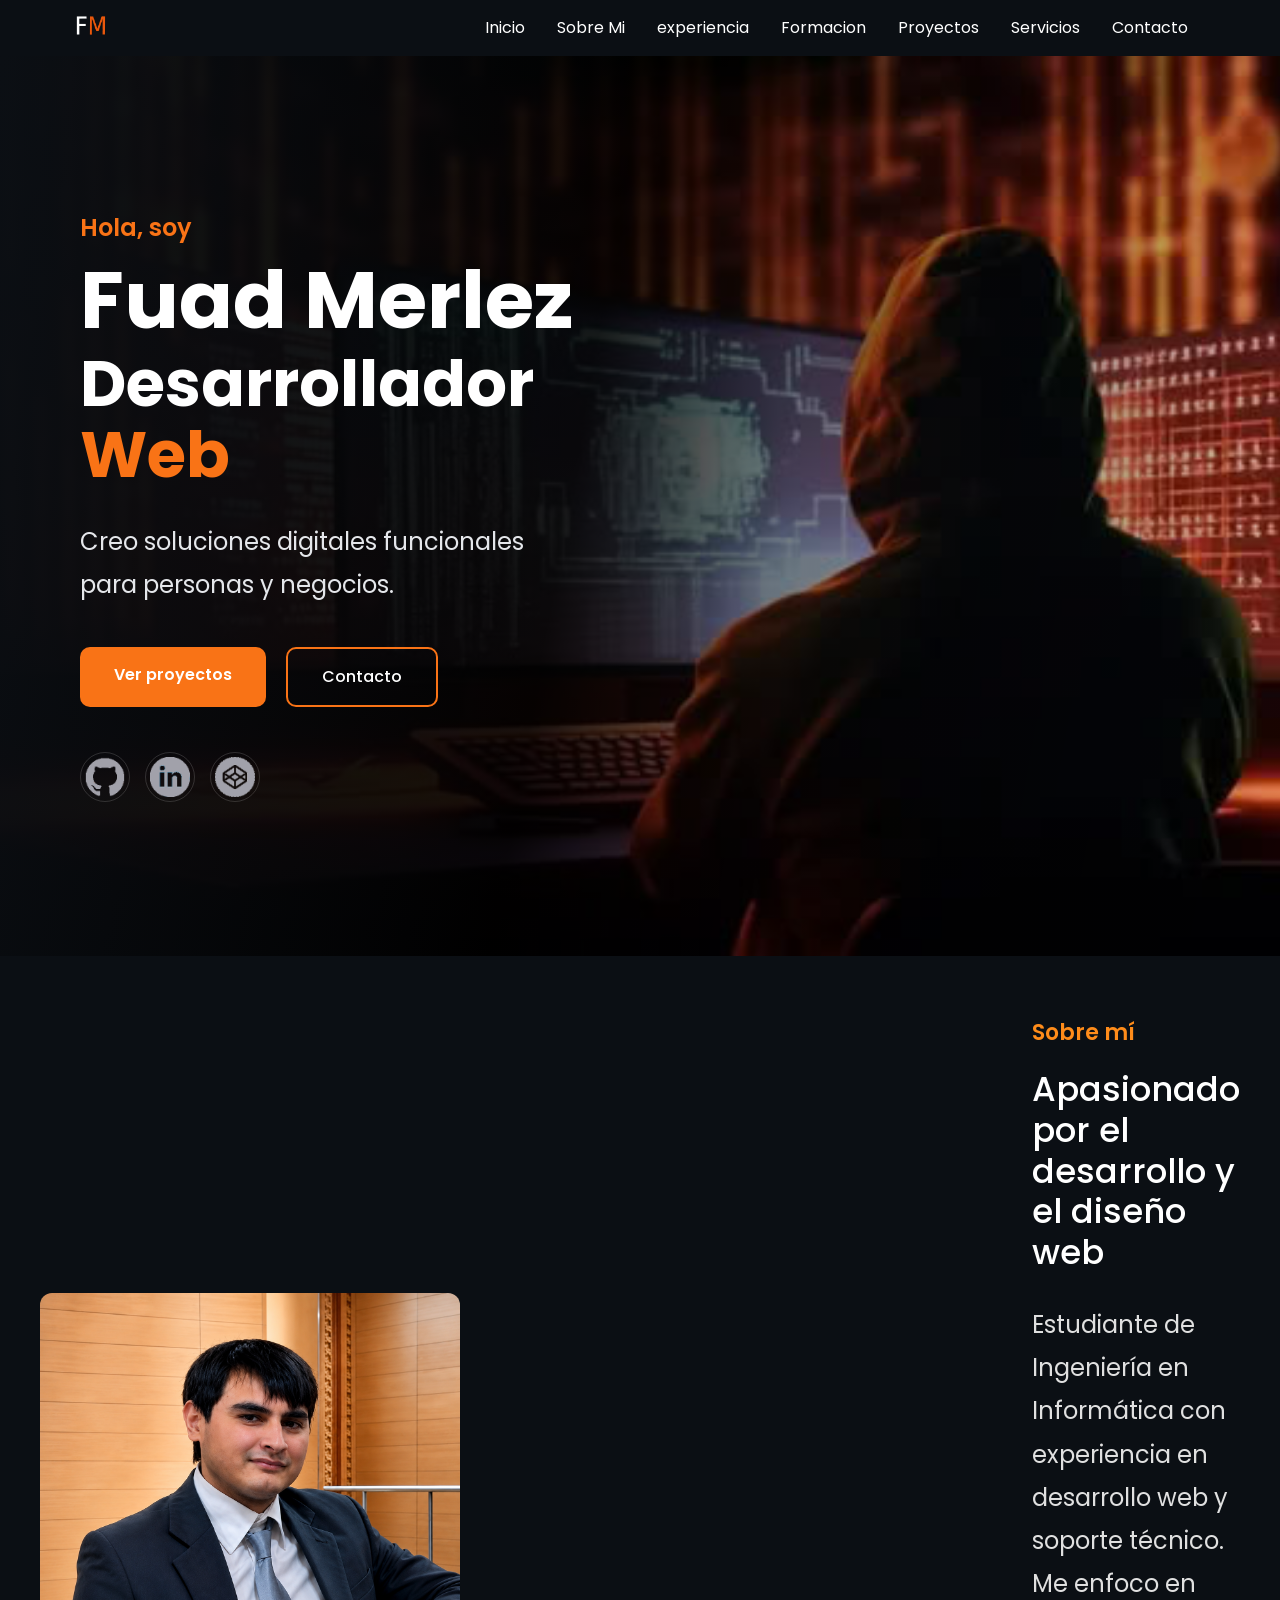
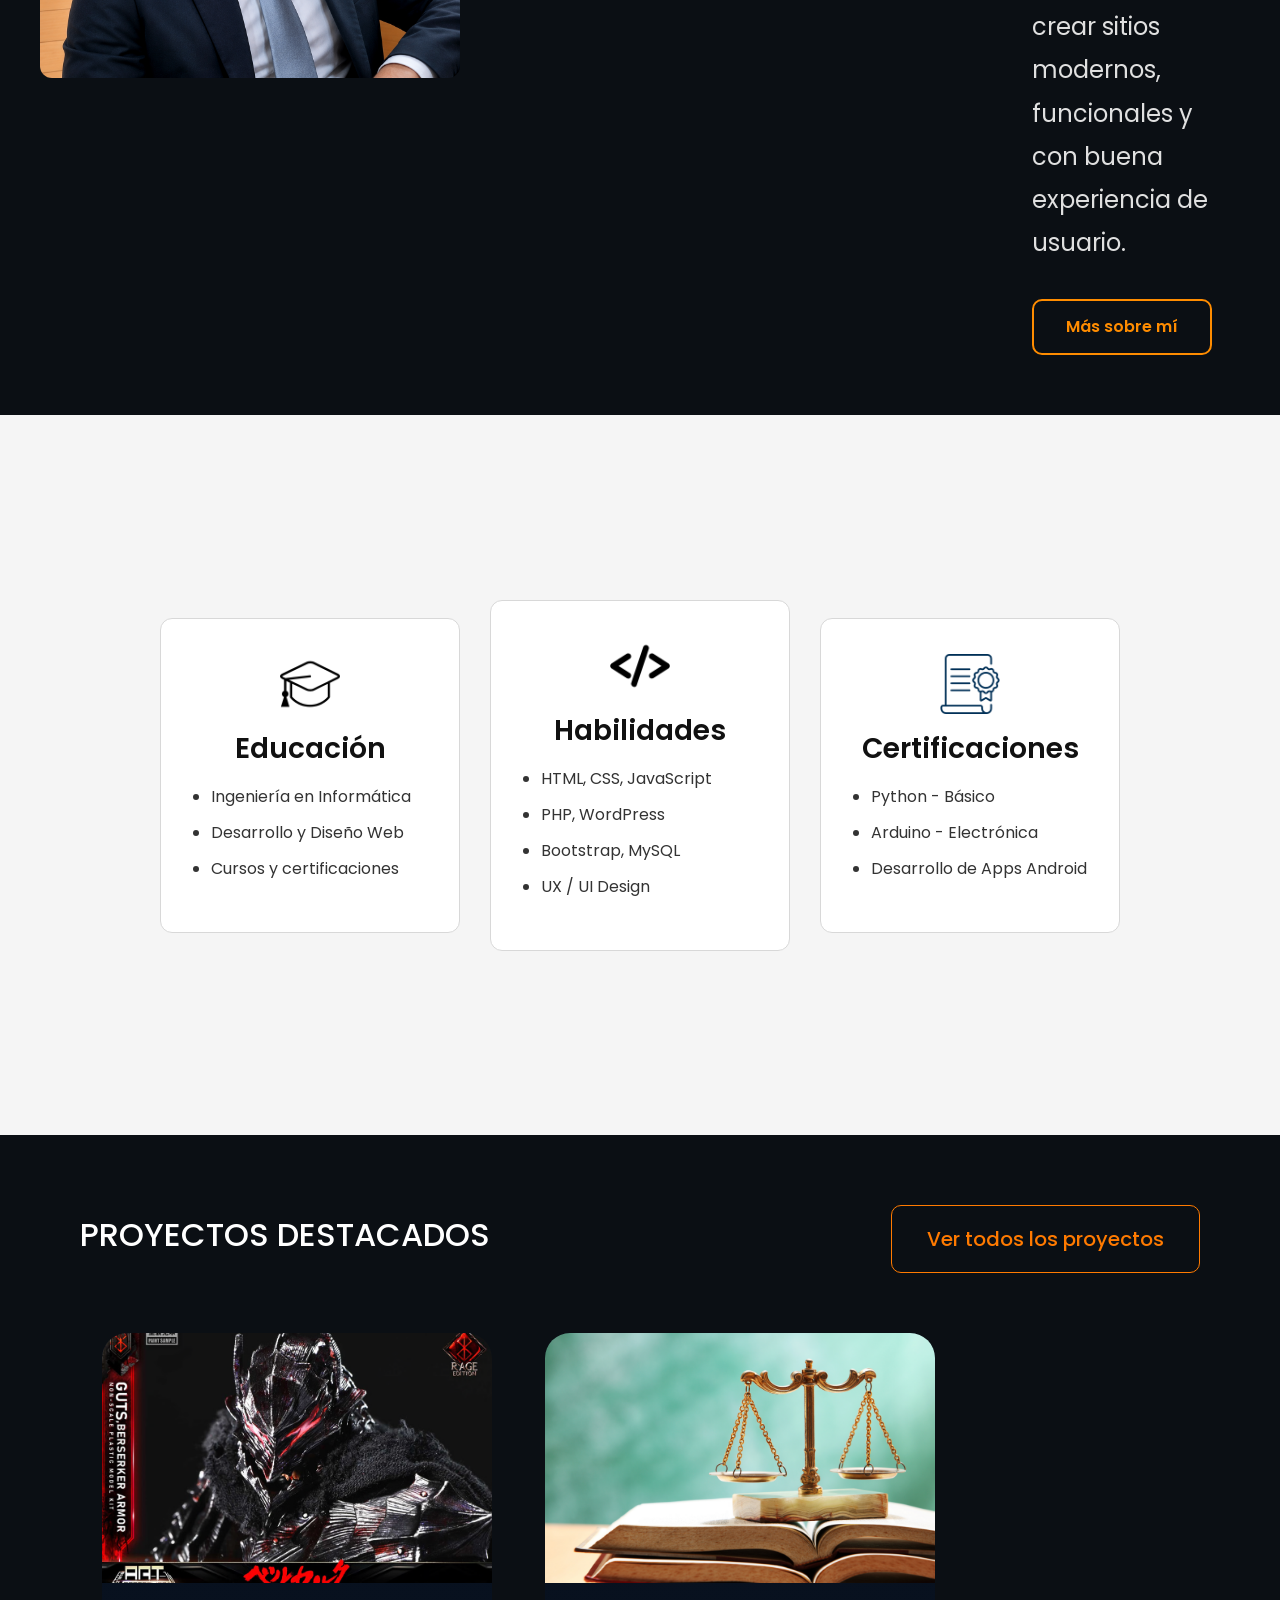
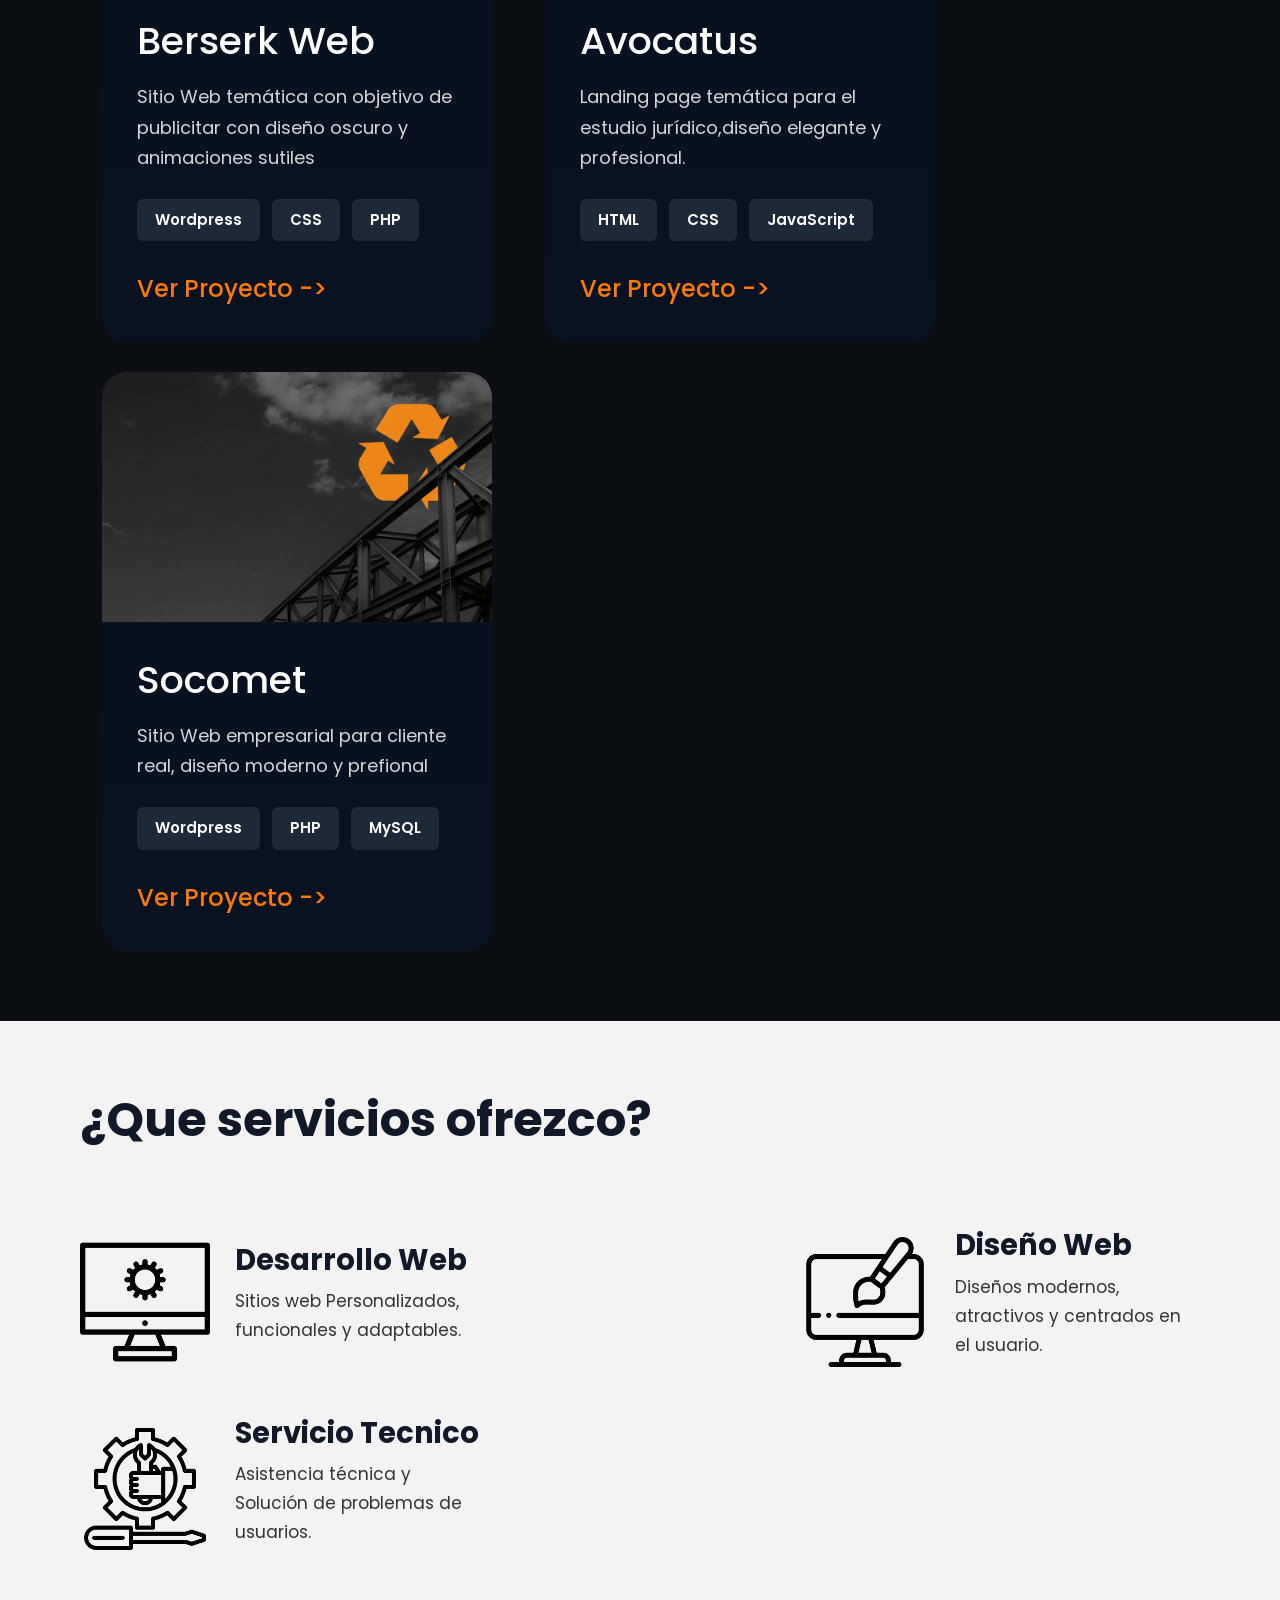
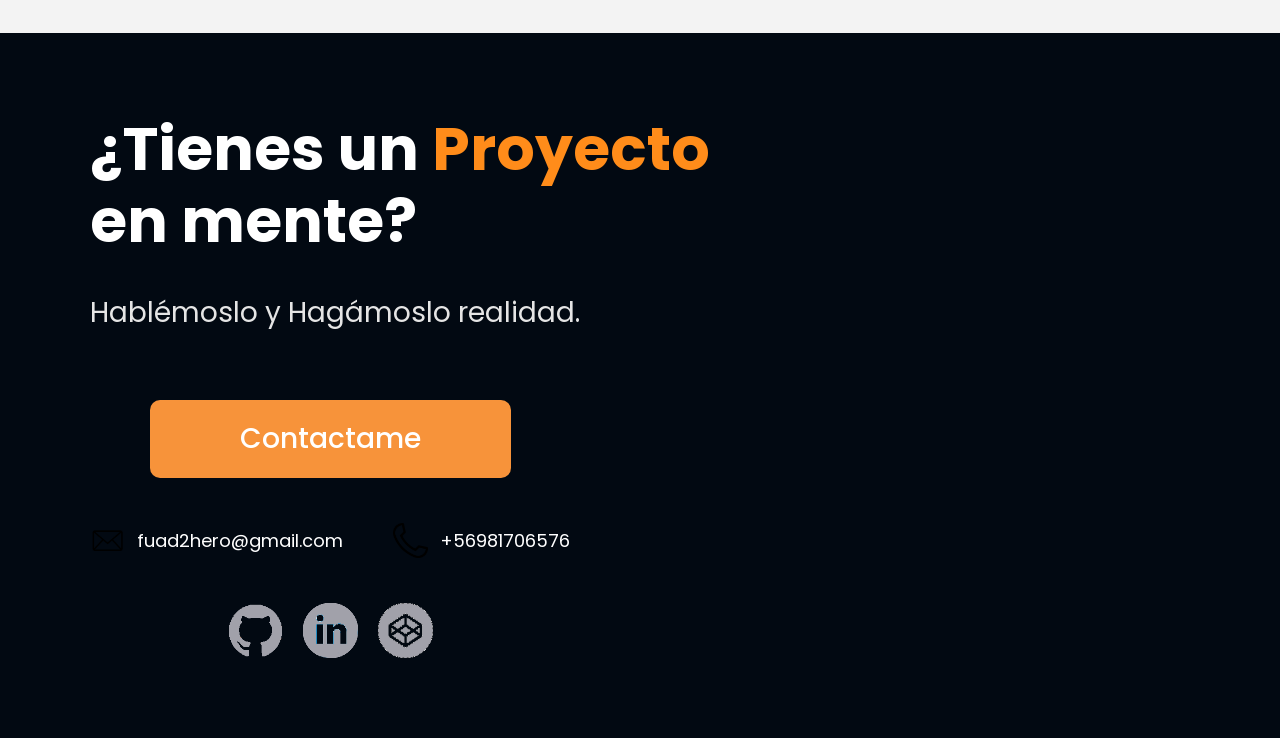
<file: index.html>
<!DOCTYPE html>
<html lang="en">
<head>
    <meta charset="UTF-8">
    <meta name="viewport" content="width=device-width, initial-scale=1.0">
    <link href="https://cdn.jsdelivr.net/npm/bootstrap@5.3.3/dist/css/bootstrap.min.css" rel="stylesheet" integrity="sha384-QWTKZyjpPEjISv5WaRU9OFeRpok6YctnYmDr5pNlyT2bRjXh0JMhjY6hW+ALEwIH" crossorigin="anonymous">
    <link rel="stylesheet" href="style.css">
    <title>Portafolio</title>
</head>
<body>
    <header>
        <nav class="navbar">
            <div class="container-fluid">
                <a class="navbar-brand" href="#">
                <img src="img/Logo.png" alt="Logo" width="30" height="25" class="d-inline-block align-text-top">
                </a>
                <ul class="nav justify-content-end">
                    <li class="nav-item">
                        <a class="nav-link" href="index.html">Inicio</a>
                    </li>
                    <li class="nav-item">
                        <a class="nav-link" href="sobremi.html">Sobre Mi</a>
                    </li>
                    <li class="nav-item">
                        <a class="nav-link" href="experiencia.html">experiencia</a>
                    </li>
                    <li class="nav-item">
                        <a class="nav-link" href="formacion.html">Formacion</a>
                    </li>
                    <li class="nav-item">
                        <a class="nav-link" href="proyectos.html">Proyectos</a>
                    </li>
                    <li class="nav-item">
                        <a class="nav-link" href="servicios.html">Servicios</a>
                    </li>
                    <li class="nav-item">
                        <a class="nav-link" href="contacto.html">Contacto</a>
                    </li>
                </ul>   
            </div>
        </nav>     
    </header>
    
    <section class="hero">
        <!-- Imagen -->
        <div class="hero-image">
            <img src="img/banner.png" alt="Setup programador">
        </div>
        <!-- Overlay -->
        <div class="overlay"></div>
        <!-- Contenido -->
        <div class="hero-content">
            <span class="hero-mini-title">Hola, soy</span>
            <h1>Fuad Merlez</h1>
            <h2>Desarrollador <span>Web</span></h2>
            <p>Creo soluciones digitales funcionales<br> para personas y negocios.</p>
            <!-- Botones -->
            <div class="hero-buttons">
                <a href="#" class="btn-primary">Ver proyectos</a>
                <a href="#" class="btn-secondary">Contacto</a>
            </div>
            <!-- Redes -->
            <div class="socials">
                <a href="#"><i class="fa-brands fa-github"><img src="img/github.png" width="50" height="50" alt=""></i></a>
                <a href="#"><i class="fa-brands fa-linkedin-in"><img src="img/Link.png" width="50" height="50" alt=""></i></a>
                <a href="#"><i class="fa-brands fa-codepen"><img src="img/codepen.png" width="50" height="50" alt=""></i></a>
            </div>
        </div>
    </section>

    <section class="about">
        <div class="about-container">
            <div class="about-image">
                <img src="img/perfil.png" alt="Foto perfil">
            </div>
            <div class="about-content">
                <span class="subtitle">Sobre mí</span>
                <h2>Apasionado por el desarrollo y el diseño web</h2>
                <p>
                    Estudiante de Ingeniería en Informática con experiencia
                    en desarrollo web y soporte técnico. Me enfoco en crear
                    sitios modernos, funcionales y con buena experiencia
                    de usuario.
                </p>
                <a href="#" class="btn-about">Más sobre mí</a>
            </div>
        </div>
    </section>

    <section class="info-section">
        <!-- CARD 1 -->
        <div class="card-info">
            <div class="icon">
                <img src="img/educacion.png" alt="Educación">
            </div>
            <h2>Educación</h2>
            <ul>
                <li>Ingeniería en Informática</li>
                <li>Desarrollo y Diseño Web</li>
                <li>Cursos y certificaciones</li>
            </ul>
        </div>
        <!-- CARD 2 -->
        <div class="card-info">

            <div class="icon">
                <img src="img/habilidades.png" alt="Habilidades">
            </div>
            <h2>Habilidades</h2>
            <ul>
                <li>HTML, CSS, JavaScript</li>
                <li>PHP, WordPress</li>
                <li>Bootstrap, MySQL</li>
                <li>UX / UI Design</li>
            </ul>
        </div>

        <!-- CARD 3 -->
        <div class="card-info">

            <div class="icon">
                <img src="img/certificaciones.png" alt="Certificaciones">
            </div>
            <h2>Certificaciones</h2>
            <ul>
                <li>Python - Básico</li>
                <li>Arduino - Electrónica</li>
                <li>Desarrollo de Apps Android</li>
            </ul>
        </div>
    </section>

    <section class="projects">

        <!-- HEADER -->
        <div class="projects-header">
            <h2>PROYECTOS DESTACADOS</h2>
            <a href="#" class="btn-projects">
                Ver todos los proyectos
            </a>
        </div>

        <!-- CARDS -->
        <div class="projects-container">

            <!-- CARD 1 -->
            <div class="project-card">
                <div class="project-image">
                    <img src="img/berserk.png" alt="Berserk Web">
                </div>
                <div class="project-content">
                    <h2>Berserk Web</h2>
                    <p>
                        Sitio Web temática con objetivo de publicitar
                        con diseño oscuro y animaciones sutiles
                    </p>
                    <div class="technologies">
                        <span>Wordpress</span>
                        <span>CSS</span>
                        <span>PHP</span>
                    </div>
                    <a href="#" class="project-link">
                        Ver Proyecto ->
                    </a>
                </div>
            </div>

            <!-- CARD 2 -->
            <div class="project-card">
                <div class="project-image">
                    <img src="img/avocatus.png" alt="Avocatus">
                </div>
                <div class="project-content">
                    <h2>Avocatus</h2>
                    <p>
                        Landing page temática para el estudio
                        jurídico,diseño elegante y profesional.
                    </p>
                    <div class="technologies">
                        <span>HTML</span>
                        <span>CSS</span>
                        <span>JavaScript</span>
                    </div>
                    <a href="#" class="project-link">
                        Ver Proyecto ->
                    </a>
                </div>
            </div>

            <!-- CARD 3 -->
            <div class="project-card">
                <div class="project-image">
                    <img src="img/socomet.png" alt="Socomet">
                </div>
                <div class="project-content">
                    <h2>Socomet</h2>
                    <p>
                        Sitio Web empresarial para cliente
                        real, diseño moderno y prefional
                    </p>
                    <div class="technologies">
                        <span>Wordpress</span>
                        <span>PHP</span>
                        <span>MySQL</span>
                    </div>
                    <a href="#" class="project-link">Ver Proyecto -></a>
                </div>
            </div>
        </div>
    </section>

    <section class="services">

        <!-- TITULO -->
        <div class="services-title">
            <h1>¿Que servicios ofrezco?</h1>
        </div>

        <!-- CONTENEDOR -->
        <div class="services-container">

            <!-- SERVICIO 1 -->
            <div class="service-box">
                <div class="service-icon">
                    <img src="img/desarrollo-web.png" alt="Desarrollo Web">
                </div>
                <div class="service-content">
                    <h2>Desarrollo Web</h2>
                    <p>
                        Sitios web Personalizados,
                        funcionales y adaptables.
                    </p>
                </div>
            </div>

            <!-- SERVICIO 2 -->
            <div class="service-box">
                <div class="service-icon">
                    <img src="img/diseno-web.png" alt="Diseño Web">
                </div>
                <div class="service-content">
                    <h2>Diseño Web</h2>
                    <p>
                        Diseños modernos, atractivos
                        y centrados en el usuario.
                    </p>
                </div>
            </div>

            <!-- SERVICIO 3 -->
            <div class="service-box">

                <div class="service-icon">
                    <img src="img/servicio-tecnico.png" alt="Servicio Técnico">
                </div>
                <div class="service-content">
                    <h2>Servicio Tecnico</h2>
                    <p>
                        Asistencia técnica y Solución
                        de problemas de usuarios.
                    </p>
                </div>
            </div>
        </div>
    </section>

    <footer class="footer">
        <div class="footer-container">

            <!-- IZQUIERDA -->
            <div class="footer-left">
                <h1>¿Tienes un <span>Proyecto</span><br>en mente?</h1>
                <p>Hablémoslo y Hagámoslo realidad.</p>
            </div>

            <!-- DERECHA -->
            <div class="footer-right">

                <!-- BOTON -->
                <a href="#" class="footer-btn">Contactame</a>

                <!-- CONTACTO -->
                <div class="footer-contact">
                    <div class="contact-item2">
                        <img src="img/email.png" alt="Correo">
                        <span>fuad2hero@gmail.com</span>
                    </div>
                    <div class="contact-item2">
                        <img src="img/telefono.png" alt="Teléfono">
                        <span>+56981706576</span>
                    </div>
                </div>

                <!-- REDES -->
                <div class="footer-social">
                    <a href="#"><img src="img/github.png" alt="GitHub"></a>
                    <a href="#"><img src="img/Link.png" alt="LinkedIn"></a>
                    <a href="#"><img src="img/codepen.png" alt="Behance"></a>
                </div>
            </div>
        </div>
    </footer>

    <script src="https://cdn.jsdelivr.net/npm/bootstrap@5.3.3/dist/js/bootstrap.bundle.min.js" integrity="sha384-YvpcrYf0tY3lHB60NNkmXc5s9fDVZLESaAA55NDzOxhy9GkcIdslK1eN7N6jIeHz" crossorigin="anonymous"></script>
    <script src="https://code.jquery.com/jquery-3.7.1.min.js" integrity="sha256-/JqT3SQfawRcv/BIHPThkBvs0OEvtFFmqPF/lYI/Cxo=" crossorigin="anonymous"></script>
</body>
</html>
</file>
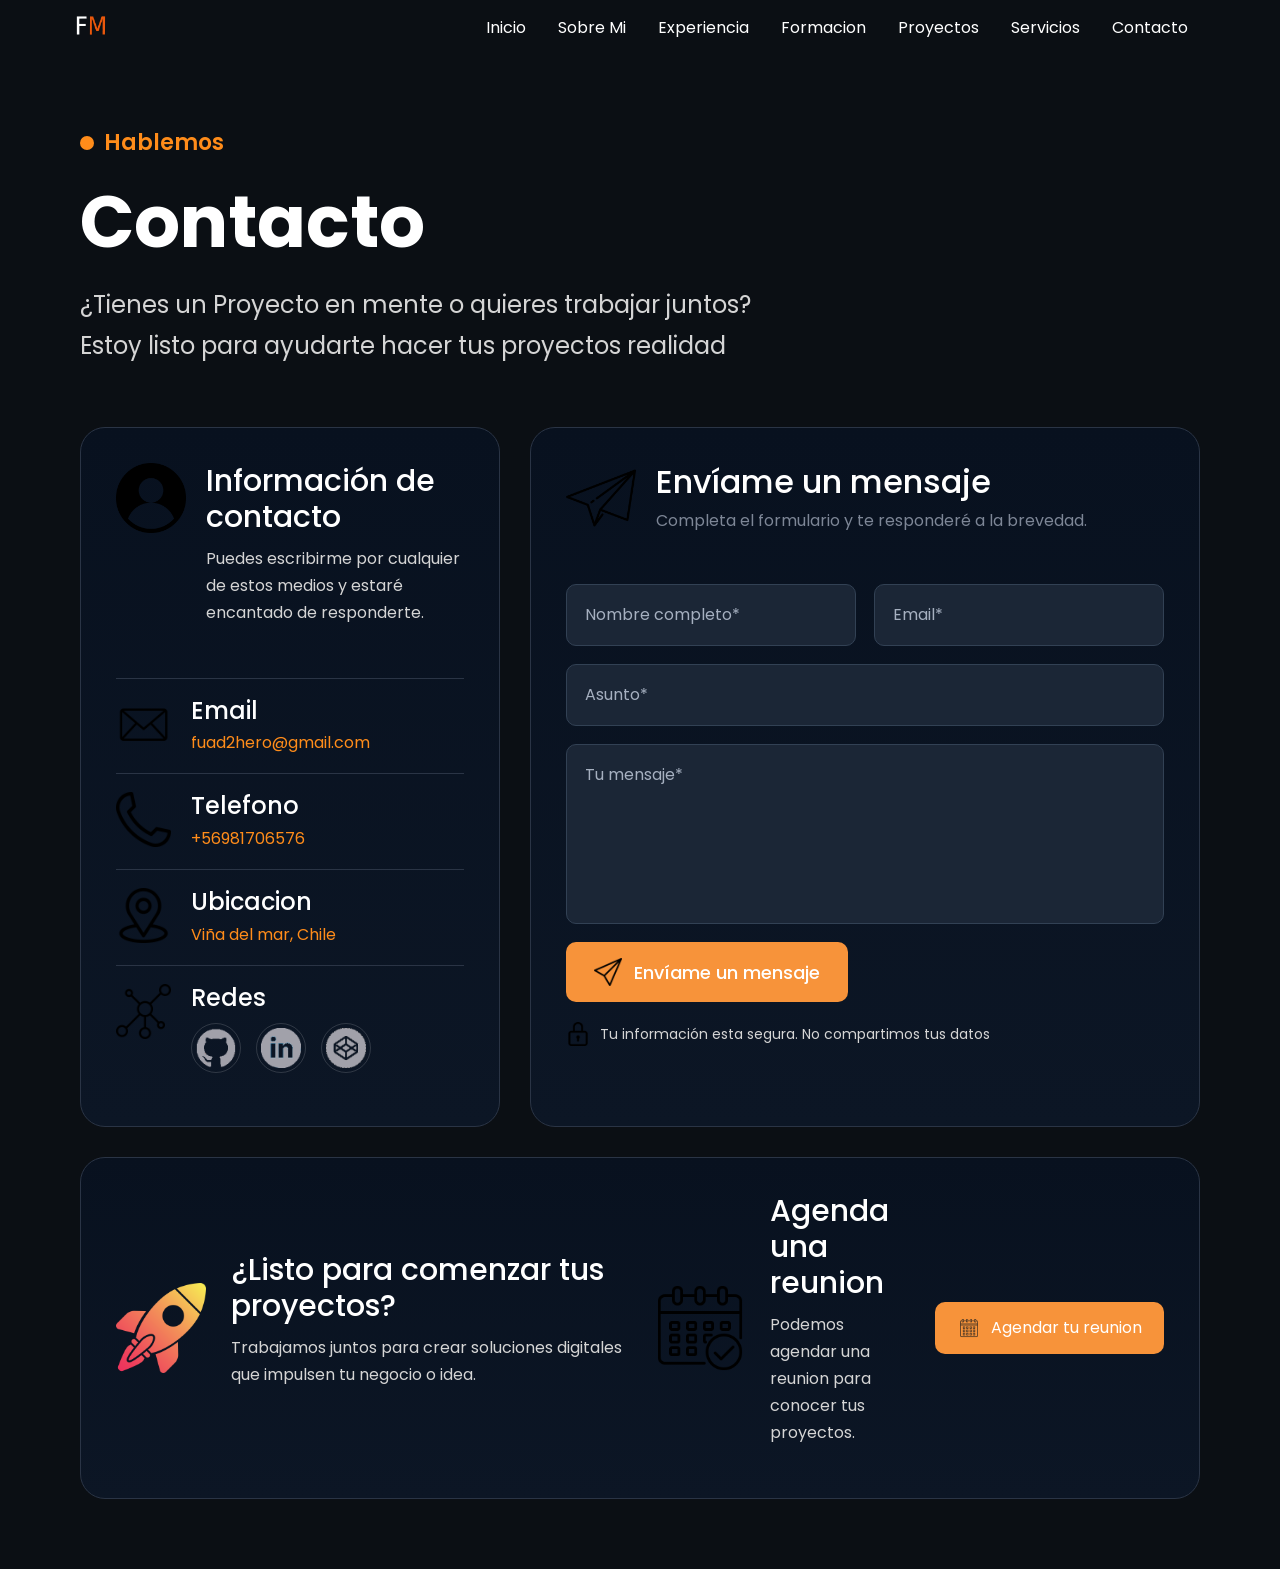
<file: contacto.html>
<!DOCTYPE html>
<html lang="en">
<head>
    <meta charset="UTF-8">
    <meta name="viewport" content="width=device-width, initial-scale=1.0">
    <link href="https://cdn.jsdelivr.net/npm/bootstrap@5.3.3/dist/css/bootstrap.min.css" rel="stylesheet" integrity="sha384-QWTKZyjpPEjISv5WaRU9OFeRpok6YctnYmDr5pNlyT2bRjXh0JMhjY6hW+ALEwIH" crossorigin="anonymous">
    <link rel="stylesheet" href="style.css">
    <title>Portafolio</title>
</head>
<body>
    <header>
        <nav class="navbar">
            <div class="container-fluid">
                <a class="navbar-brand" href="#">
                <img src="img/Logo.png" alt="Logo" width="30" height="25" class="d-inline-block align-text-top">
                </a>
                <ul class="nav justify-content-end">
                    <li class="nav-item">
                        <a class="nav-link" href="index.html">Inicio</a>
                    </li>
                    <li class="nav-item">
                        <a class="nav-link" href="sobremi.html">Sobre Mi</a>
                    </li>
                    <li class="nav-item">
                        <a class="nav-link" href="experiencia.html">Experiencia</a>
                    </li>
                    <li class="nav-item">
                        <a class="nav-link" href="formacion.html">Formacion</a>
                    </li>
                    <li class="nav-item">
                        <a class="nav-link" href="proyectos.html">Proyectos</a>
                    </li>
                    <li class="nav-item">
                        <a class="nav-link" href="servicios.html">Servicios</a>
                    </li>
                    <li class="nav-item">
                        <a class="nav-link" href="contacto.html">Contacto</a>
                    </li>
                </ul>   
            </div>
        </nav>     
    </header>

    <section class="contact">

        <!-- TITULO -->
        <div class="contact-header">
            <span class="subtitle"><span class="dot"></span>Hablemos</span>
            <h1>Contacto</h1>
            <p>¿Tienes un Proyecto en mente o quieres trabajar juntos?<br>
                Estoy listo para ayudarte hacer tus proyectos realidad</p>
        </div>

        <!-- CONTENIDO -->
        <div class="contact-container">
            <!-- INFORMACION -->
            <div class="contact-info">
                <div class="info-header">
                    <img src="img/user.png" alt="Usuario">
                    <div>
                        <h2>Información de contacto</h2>
                        <p>Puedes escribirme por cualquier de estos medios y estaré encantado de responderte.</p>
                    </div>

                </div>

                <!-- ITEM -->
                <div class="info-item">
                    <img src="img/email.png" alt="Email">
                    <div>
                        <h3>Email</h3>
                        <span>fuad2hero@gmail.com</span>
                    </div>
                </div>

                <!-- ITEM -->
                <div class="info-item">
                    <img src="img/telefono.png" alt="Telefono">
                    <div>
                        <h3>Telefono</h3>
                        <span>+56981706576</span>
                    </div>
                </div>

                <!-- ITEM -->
                <div class="info-item">
                    <img src="img/ubicacion.png" alt="Ubicacion">
                    <div>
                        <h3>Ubicacion</h3>
                        <span>Viña del mar, Chile</span>
                    </div>
                </div>

                <!-- REDES -->
                <div class="info-item">
                    <img src="img/redes.png" alt="Redes">
                    <div>
                        <h3>Redes</h3>
                        <div class="socials">
                            <a href="#"><img src="img/github.png" alt=""></a>
                            <a href="#"><img src="img/Link.png" alt=""></a>
                            <a href="#"><img src="img/codepen.png" alt="">
                            </a>
                        </div>
                    </div>
                </div>
            </div>

            <!-- FORMULARIO -->
            <div class="contact-form">
                <div class="form-header">
                    <img src="img/mensaje.png" alt="Mensaje">
                    <div>
                        <h2>Envíame un mensaje</h2>
                        <p>Completa el formulario y te responderé a la brevedad.</p>
                    </div>
                </div>

                <form>
                    <div class="form-row">
                        <input type="text" placeholder="Nombre completo*">
                        <input type="email" placeholder="Email*">
                    </div>
                    <input type="text" placeholder="Asunto*">
                    <textarea placeholder="Tu mensaje*"></textarea>
                    <div class="form-footer">
                        <button type="submit">
                            <img src="img/send.png" alt="">
                            Envíame un mensaje
                        </button>
                        <span class="secure">
                            <img src="img/lock.png" alt="">
                            Tu información esta segura. No compartimos tus datos
                        </span>
                    </div>
                </form>
            </div>
        </div>

        <!-- CTA -->
        <div class="contact-cta">
            <!-- BOX -->
            <div class="cta-box">
                <img src="img/cohete.png" alt="Cohete">
                <div>
                    <h2>¿Listo para comenzar tus proyectos?</h2>
                    <p>Trabajamos juntos para crear soluciones digitales que impulsen tu negocio o idea.</p>
                </div>
            </div>

            <!-- BOX -->
            <div class="cta-box">
                <img src="img/calendario.png" alt="Calendario">
                <div>
                    <h2>Agenda una reunion</h2>
                    <p>Podemos agendar una reunion para conocer tus proyectos.</p>
                </div>
                <a href="#" class="cta-btn"><img src="img/calendar-btn.png" alt="">Agendar tu reunion</a>
            </div>
        </div>
    </section>
    
    <script src="https://cdn.jsdelivr.net/npm/bootstrap@5.3.3/dist/js/bootstrap.bundle.min.js" integrity="sha384-YvpcrYf0tY3lHB60NNkmXc5s9fDVZLESaAA55NDzOxhy9GkcIdslK1eN7N6jIeHz" crossorigin="anonymous"></script>
    <script src="https://code.jquery.com/jquery-3.7.1.min.js" integrity="sha256-/JqT3SQfawRcv/BIHPThkBvs0OEvtFFmqPF/lYI/Cxo=" crossorigin="anonymous"></script>
</body>
</html>
</file>
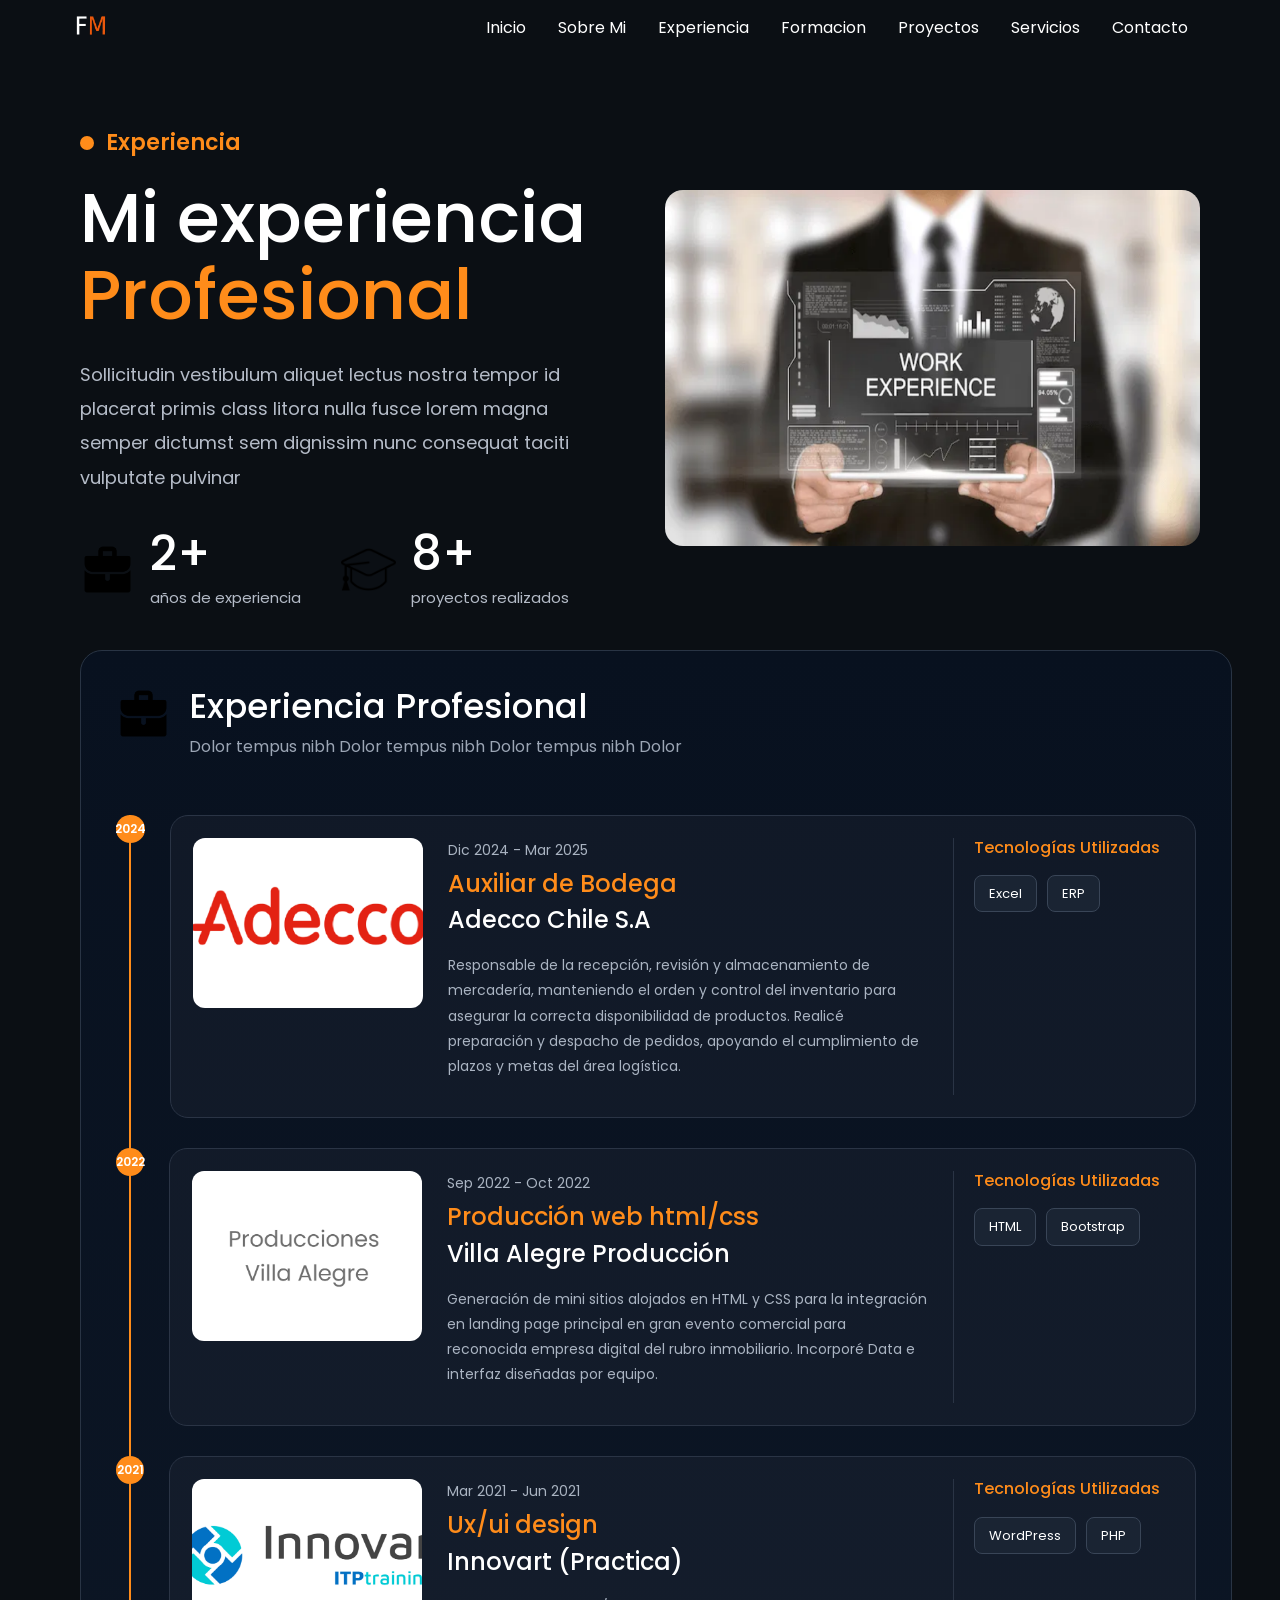
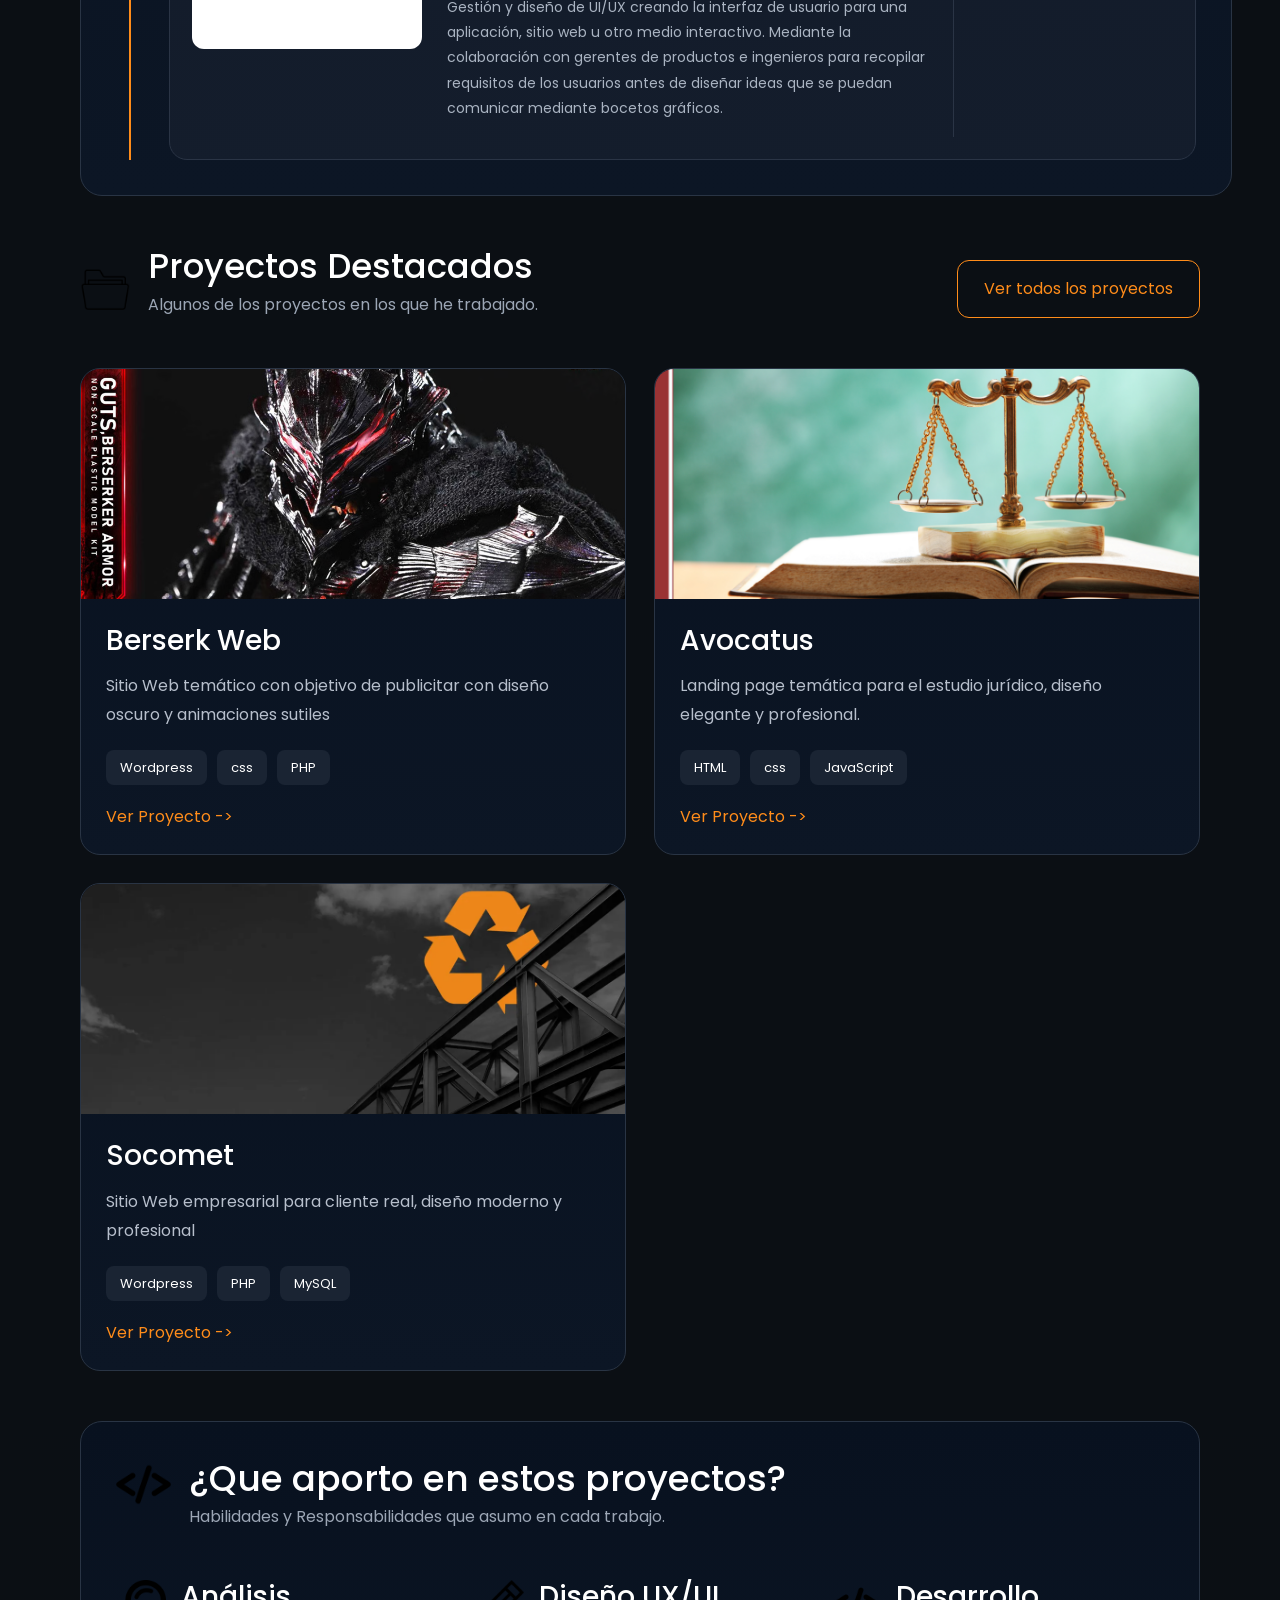
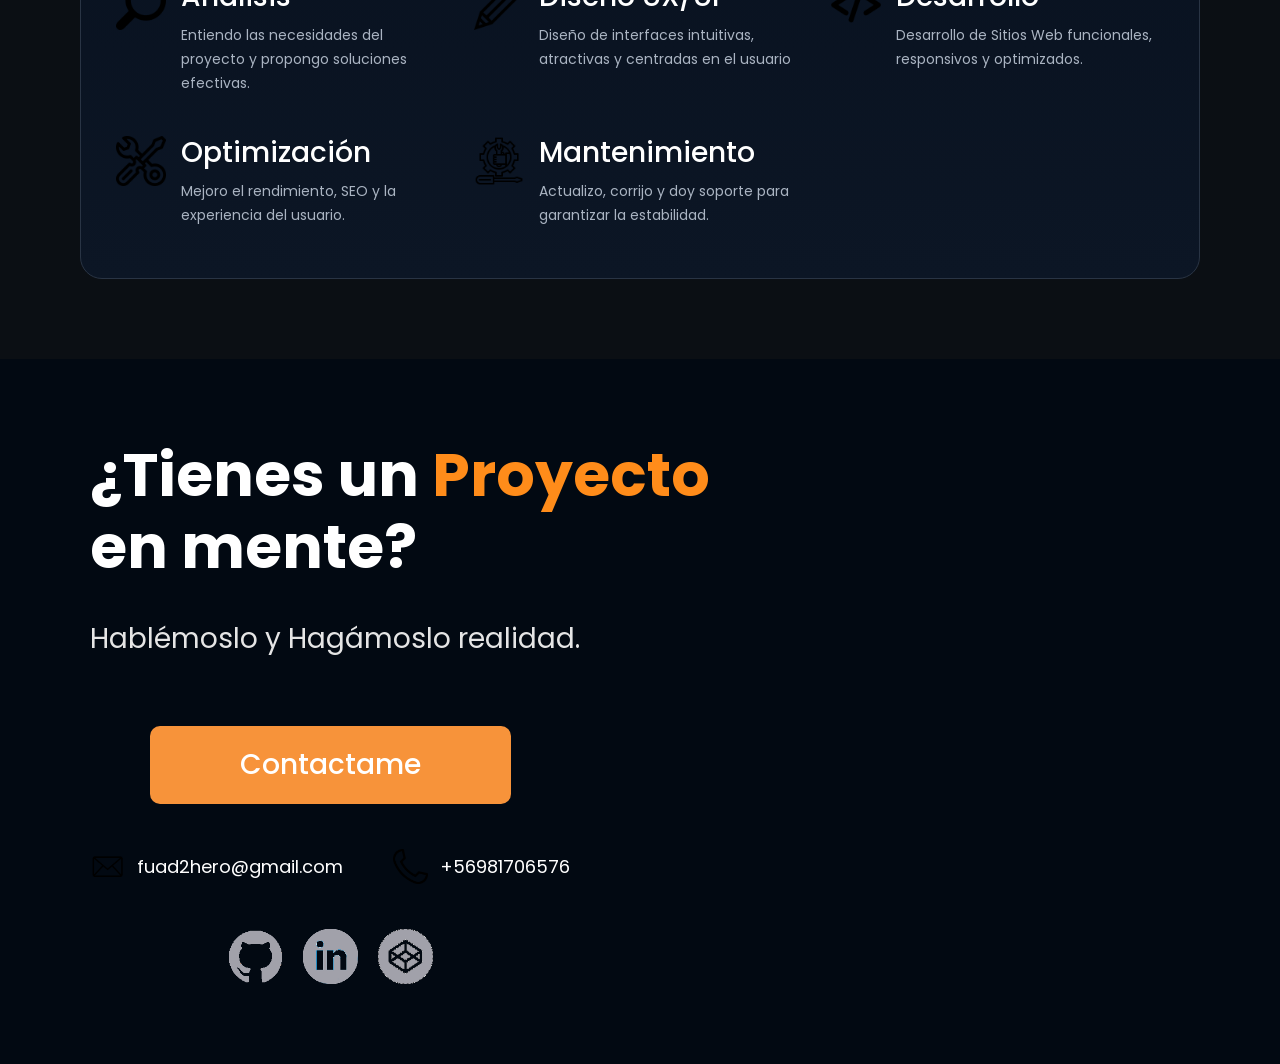
<file: experiencia.html>
<!DOCTYPE html>
<html lang="en">
<head>
    <meta charset="UTF-8">
    <meta name="viewport" content="width=device-width, initial-scale=1.0">
    <link href="https://cdn.jsdelivr.net/npm/bootstrap@5.3.3/dist/css/bootstrap.min.css" rel="stylesheet" integrity="sha384-QWTKZyjpPEjISv5WaRU9OFeRpok6YctnYmDr5pNlyT2bRjXh0JMhjY6hW+ALEwIH" crossorigin="anonymous">
    <link rel="stylesheet" href="style.css">
    <title>Portafolio</title>
</head>
<body>
    <header>
        <nav class="navbar">
            <div class="container-fluid">
                <a class="navbar-brand" href="#">
                <img src="img/Logo.png" alt="Logo" width="30" height="25" class="d-inline-block align-text-top">
                </a>
                <ul class="nav justify-content-end">
                    <li class="nav-item">
                        <a class="nav-link" href="index.html">Inicio</a>
                    </li>
                    <li class="nav-item">
                        <a class="nav-link" href="sobremi.html">Sobre Mi</a>
                    </li>
                    <li class="nav-item">
                        <a class="nav-link" href="experiencia.html">Experiencia</a>
                    </li>
                    <li class="nav-item">
                        <a class="nav-link" href="formacion.html">Formacion</a>
                    </li>
                    <li class="nav-item">
                        <a class="nav-link" href="proyectos.html">Proyectos</a>
                    </li>
                    <li class="nav-item">
                        <a class="nav-link" href="servicios.html">Servicios</a>
                    </li>
                    <li class="nav-item">
                        <a class="nav-link" href="contacto.html">Contacto</a>
                    </li>
                </ul>   
            </div>
        </nav>     
    </header>

    <!DOCTYPE html>
<html lang="es">
<head>
    <meta charset="UTF-8">
    <meta name="viewport" content="width=device-width, initial-scale=1.0">
    <title>Experiencia</title>

    <link rel="stylesheet" href="style.css">
</head>
<body>

    <!-- ====================================== -->
    <!-- EXPERIENCE HERO -->
    <!-- ====================================== -->

    <section class="experience-page-section">
        <div class="experience-page-hero">

            <!-- LEFT -->
            <div class="experience-page-left">
                <span class="experience-page-subtitle">
                    <span class="experience-page-dot"></span>
                    Experiencia
                </span>

                <h1>Mi experiencia<span>Profesional</span></h1>
                <p>
                    Sollicitudin vestibulum aliquet lectus nostra
                    tempor id placerat primis class litora nulla
                    fusce lorem magna semper dictumst sem dignissim
                    nunc consequat taciti vulputate pulvinar
                </p>

                <!-- STATS -->
                <div class="experience-page-stats">
                    <!-- ITEM -->
                    <div class="experience-page-stat-item">
                        <img src="img/work-icon.png" alt="">
                        <div>
                            <h2>2+</h2>
                            <span>años de experiencia</span>
                        </div>
                    </div>

                    <!-- ITEM -->
                    <div class="experience-page-stat-item">
                        <img src="img/educacion.png" alt="">
                        <div>
                            <h2>8+</h2>
                            <span>proyectos realizados</span>
                        </div>
                    </div>
                </div>
            </div>
            <!-- RIGHT -->
            <div class="experience-page-right">
                <img src="img/experience-banner.png" alt="">
            </div>
        </div>
    </section>

    <!-- ====================================== -->
    <!-- EXPERIENCE TIMELINE -->
    <!-- ====================================== -->

    <section class="experience-timeline-section">
        <!-- HEADER -->
        <div class="experience-timeline-header">
            <div class="experience-timeline-title">
                <img src="img/work-icon.png" alt="">
                <div>
                    <h2>Experiencia Profesional</h2>
                    <p>
                        Dolor tempus nibh Dolor tempus nibh
                        Dolor tempus nibh Dolor
                    </p>
                </div>
            </div>
        </div>

        <!-- TIMELINE -->
        <div class="experience-timeline-wrapper">
            <!-- LINE -->
            <div class="experience-timeline-line"></div>
            <!-- ITEM -->
            <div class="experience-timeline-item">
                <div class="experience-timeline-year">
                    2024
                </div>
                <div class="experience-timeline-card">
                    <!-- IMAGE -->
                    <div class="experience-timeline-image">
                        <img src="img/adecco.png" alt="">
                    </div>

                    <!-- CONTENT -->
                    <div class="experience-timeline-content">
                        <span>Dic 2024 - Mar 2025</span>
                        <h3>Auxiliar de Bodega</h3>
                        <h4>Adecco Chile S.A</h4>

                        <p>
                            Responsable de la recepción, revisión y almacenamiento
                            de mercadería, manteniendo el orden y control del inventario
                            para asegurar la correcta disponibilidad de productos.
                            Realicé preparación y despacho de pedidos,
                            apoyando el cumplimiento de plazos y metas del área logística.
                        </p>
                    </div>

                    <!-- TECH -->
                    <div class="experience-timeline-tech">
                        <h5>Tecnologías Utilizadas</h5>
                        <div class="experience-timeline-tech-list">
                            <span>Excel</span>
                            <span>ERP</span>
                        </div>
                    </div>
                </div>
            </div>

            <!-- ITEM -->
            <div class="experience-timeline-item">
                <div class="experience-timeline-year">2022</div>

                <div class="experience-timeline-card">
                    <div class="experience-timeline-image">
                        <img src="img/villaalegre.png" alt="">
                    </div>

                    <div class="experience-timeline-content">
                        <span>Sep 2022 - Oct 2022</span>
                        <h3>Producción web html/css</h3>
                        <h4>Villa Alegre Producción</h4>
                        <p>
                            Generación de mini sitios alojados en HTML y CSS
                            para la integración en landing page principal
                            en gran evento comercial para reconocida empresa
                            digital del rubro inmobiliario. Incorporé Data e
                            interfaz diseñadas por equipo.
                        </p>
                    </div>

                    <div class="experience-timeline-tech">
                        <h5>Tecnologías Utilizadas</h5>
                        <div class="experience-timeline-tech-list">
                            <span>HTML</span>
                            <span>Bootstrap</span>
                        </div>
                    </div>
                </div>
            </div>

            <!-- ITEM -->
            <div class="experience-timeline-item">
                <div class="experience-timeline-year">
                    2021
                </div>
                <div class="experience-timeline-card">
                    <div class="experience-timeline-image">
                        <img src="img/innovar.png" alt="">
                    </div>

                    <div class="experience-timeline-content">
                        <span>Mar 2021 - Jun 2021</span>
                        <h3>Ux/ui design</h3>
                        <h4>Innovart (Practica)</h4>
                        <p>
                            Gestión y diseño de UI/UX creando la interfaz
                            de usuario para una aplicación, sitio web
                            u otro medio interactivo. Mediante la colaboración
                            con gerentes de productos e ingenieros para
                            recopilar requisitos de los usuarios antes
                            de diseñar ideas que se puedan comunicar
                            mediante bocetos gráficos.
                        </p>
                    </div>
                    <div class="experience-timeline-tech">
                        <h5>Tecnologías Utilizadas</h5>
                        <div class="experience-timeline-tech-list">
                            <span>WordPress</span>
                            <span>PHP</span>
                        </div>
                    </div>
                </div>
            </div>
        </div>
    </section>

    <!-- ====================================== -->
    <!-- FEATURED PROJECTS -->
    <!-- ====================================== -->

    <section class="experience-projects-section">
        <!-- TOP -->
        <div class="experience-projects-top">
            <div class="experience-projects-title">
                <img src="img/folder.png" alt="">
                <div>
                    <h2>Proyectos Destacados</h2>
                    <p>Algunos de los proyectos en los que he trabajado.</p>
                </div>
            </div>
            <a href="#" class="experience-projects-button">
                Ver todos los proyectos
            </a>
        </div>

        <!-- GRID -->
        <div class="experience-projects-grid">
            <!-- CARD -->
            <div class="experience-project-card">
                <img src="img/berserk.png" alt="">
                <div class="experience-project-card-content">
                    <h3>Berserk Web</h3>
                    <p>
                        Sitio Web temático con objetivo de publicitar
                        con diseño oscuro y animaciones sutiles
                    </p>
                    <div class="experience-project-tags">
                        <span>Wordpress</span>
                        <span>css</span>
                        <span>PHP</span>
                    </div>
                    <a href="#">Ver Proyecto -></a>
                </div>
            </div>

            <!-- CARD -->
            <div class="experience-project-card">
                <img src="img/avocatus.png" alt="">
                <div class="experience-project-card-content">
                    <h3>Avocatus</h3>
                    <p>
                        Landing page temática para el estudio jurídico,
                        diseño elegante y profesional.
                    </p>
                    <div class="experience-project-tags">
                        <span>HTML</span>
                        <span>css</span>
                        <span>JavaScript</span>
                    </div>
                    <a href="#">Ver Proyecto -></a>
                </div>
            </div>
            <!-- CARD -->
            <div class="experience-project-card">
                <img src="img/socomet.png" alt="">
                <div class="experience-project-card-content">
                    <h3>Socomet</h3>
                    <p>
                        Sitio Web empresarial para cliente real,
                        diseño moderno y profesional
                    </p>
                    <div class="experience-project-tags">
                        <span>Wordpress</span>
                        <span>PHP</span>
                        <span>MySQL</span>
                    </div>
                    <a href="#">Ver Proyecto -></a>
                </div>
            </div>
        </div>
    </section>

    <!-- ====================================== -->
    <!-- SKILLS SECTION -->
    <!-- ====================================== -->

    <section class="experience-skills-section">
        <!-- HEADER -->
        <div class="experience-skills-header">
            <img src="img/habilidades.png" alt="">
            <div>
                <h2>¿Que aporto en estos proyectos?</h2>
                <p>Habilidades y Responsabilidades que asumo en cada trabajo.</p>
            </div>
        </div>

        <!-- GRID -->
        <div class="experience-skills-grid">
            <!-- ITEM -->
            <div class="experience-skill-item">
                <img src="img/search.png" alt="">
                <div>
                    <h3>Análisis</h3>
                    <p>
                        Entiendo las necesidades del proyecto
                        y propongo soluciones efectivas.
                    </p>
                </div>
            </div>

            <!-- ITEM -->
            <div class="experience-skill-item">
                <img src="img/lapiz.png" alt="">
                <div>
                    <h3>Diseño UX/UI</h3>
                    <p>
                        Diseño de interfaces intuitivas,
                        atractivas y centradas en el usuario
                    </p>
                </div>
            </div>

            <!-- ITEM -->
            <div class="experience-skill-item">
                <img src="img/habilidades.png" alt="">
                <div>
                    <h3>Desarrollo</h3>
                    <p>
                        Desarrollo de Sitios Web funcionales,
                        responsivos y optimizados.
                    </p>
                </div>
            </div>

            <!-- ITEM -->
            <div class="experience-skill-item">
                <img src="img/tools.png" alt="">
                <div>
                    <h3>Optimización</h3>
                    <p>
                        Mejoro el rendimiento, SEO
                        y la experiencia del usuario.
                    </p>
                </div>
            </div>

            <!-- ITEM -->
            <div class="experience-skill-item">
                <img src="img/servicio-tecnico.png" alt="">
                <div>
                    <h3>Mantenimiento</h3>
                    <p>
                        Actualizo, corrijo y doy soporte
                        para garantizar la estabilidad.
                    </p>
                </div>
            </div>
        </div>
    </section>

    <footer class="footer">
        <div class="footer-container">

            <!-- IZQUIERDA -->
            <div class="footer-left">
                <h1>¿Tienes un <span>Proyecto</span><br>en mente?</h1>
                <p>Hablémoslo y Hagámoslo realidad.</p>
            </div>

            <!-- DERECHA -->
            <div class="footer-right">

                <!-- BOTON -->
                <a href="#" class="footer-btn">Contactame</a>

                <!-- CONTACTO -->
                <div class="footer-contact">
                    <div class="contact-item2">
                        <img src="img/email.png" alt="Correo">
                        <span>fuad2hero@gmail.com</span>
                    </div>
                    <div class="contact-item2">
                        <img src="img/telefono.png" alt="Teléfono">
                        <span>+56981706576</span>
                    </div>
                </div>

                <!-- REDES -->
                <div class="footer-social">
                    <a href="#"><img src="img/github.png" alt="GitHub"></a>
                    <a href="#"><img src="img/Link.png" alt="LinkedIn"></a>
                    <a href="#"><img src="img/codepen.png" alt="Behance"></a>
                </div>
            </div>
        </div>
    </footer>

    <script src="https://cdn.jsdelivr.net/npm/bootstrap@5.3.3/dist/js/bootstrap.bundle.min.js" integrity="sha384-YvpcrYf0tY3lHB60NNkmXc5s9fDVZLESaAA55NDzOxhy9GkcIdslK1eN7N6jIeHz" crossorigin="anonymous"></script>
    <script src="https://code.jquery.com/jquery-3.7.1.min.js" integrity="sha256-/JqT3SQfawRcv/BIHPThkBvs0OEvtFFmqPF/lYI/Cxo=" crossorigin="anonymous"></script>
</body>
</html>
</file>
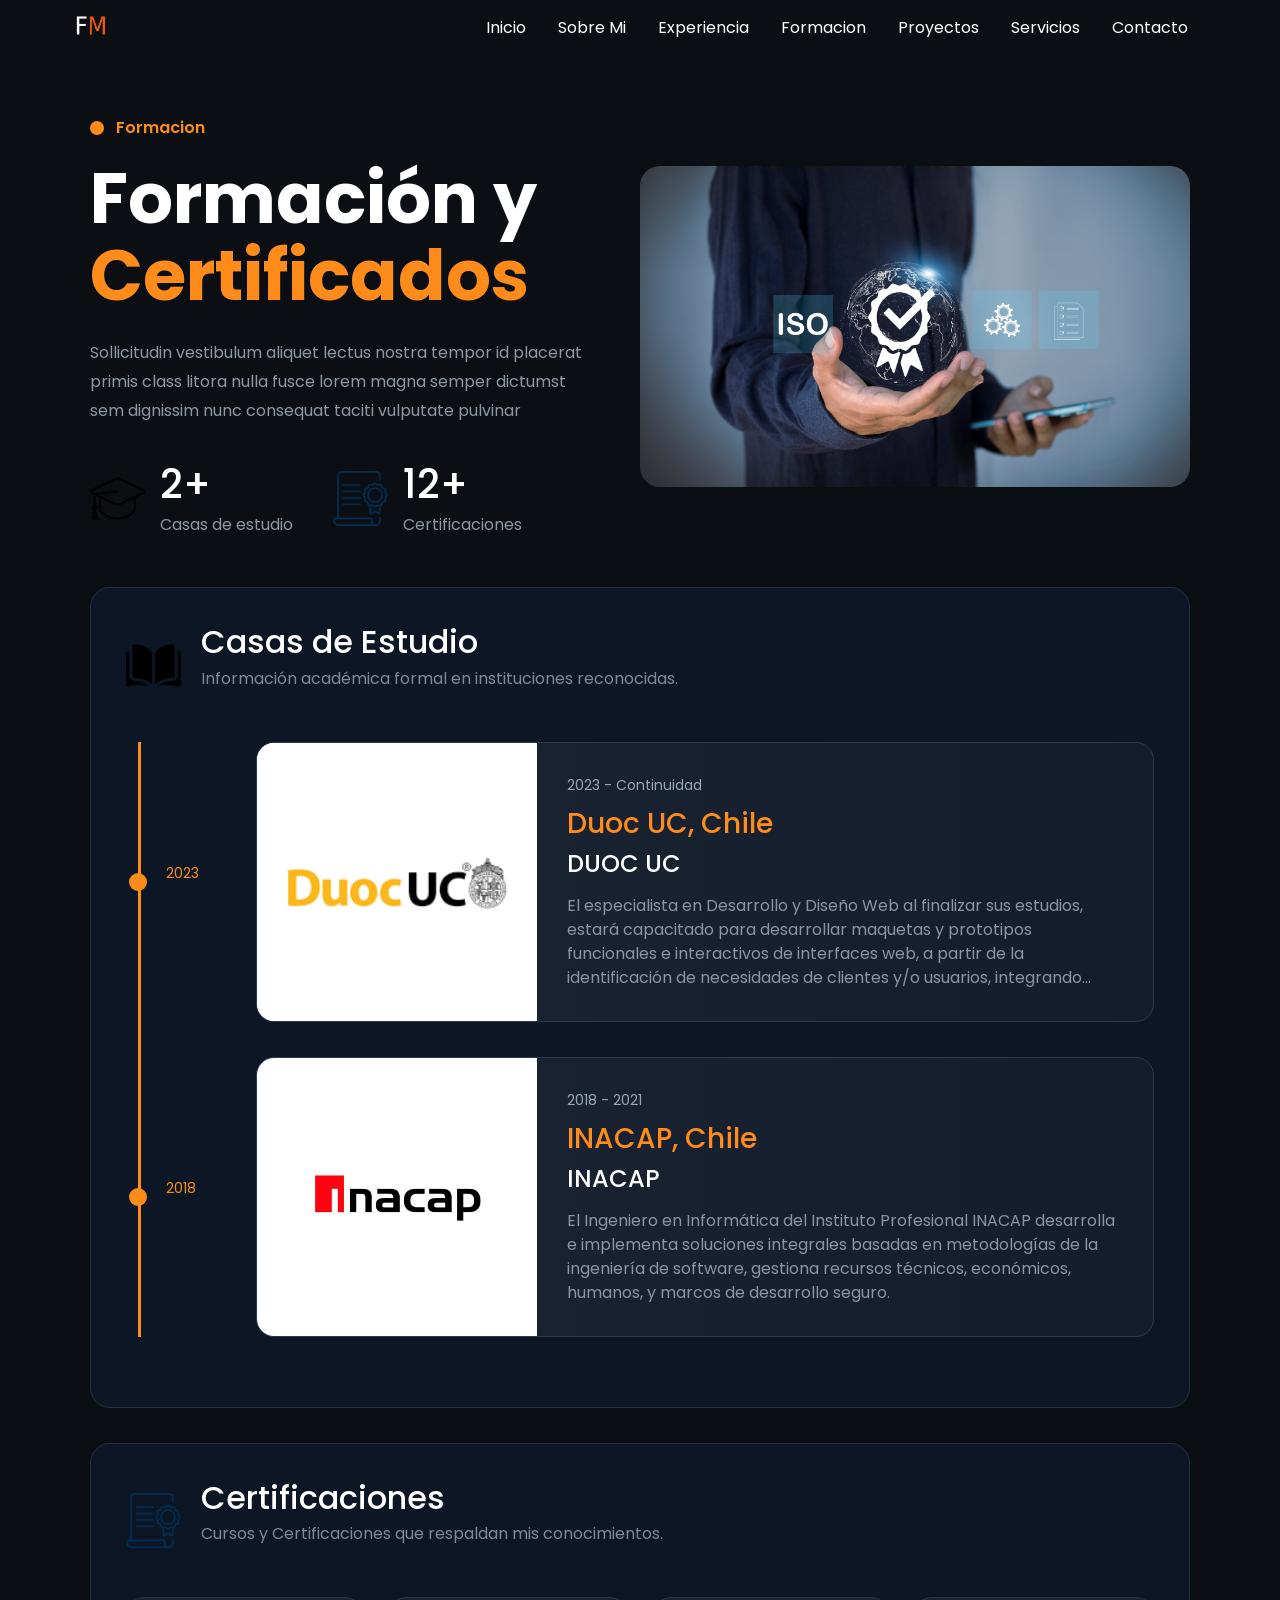
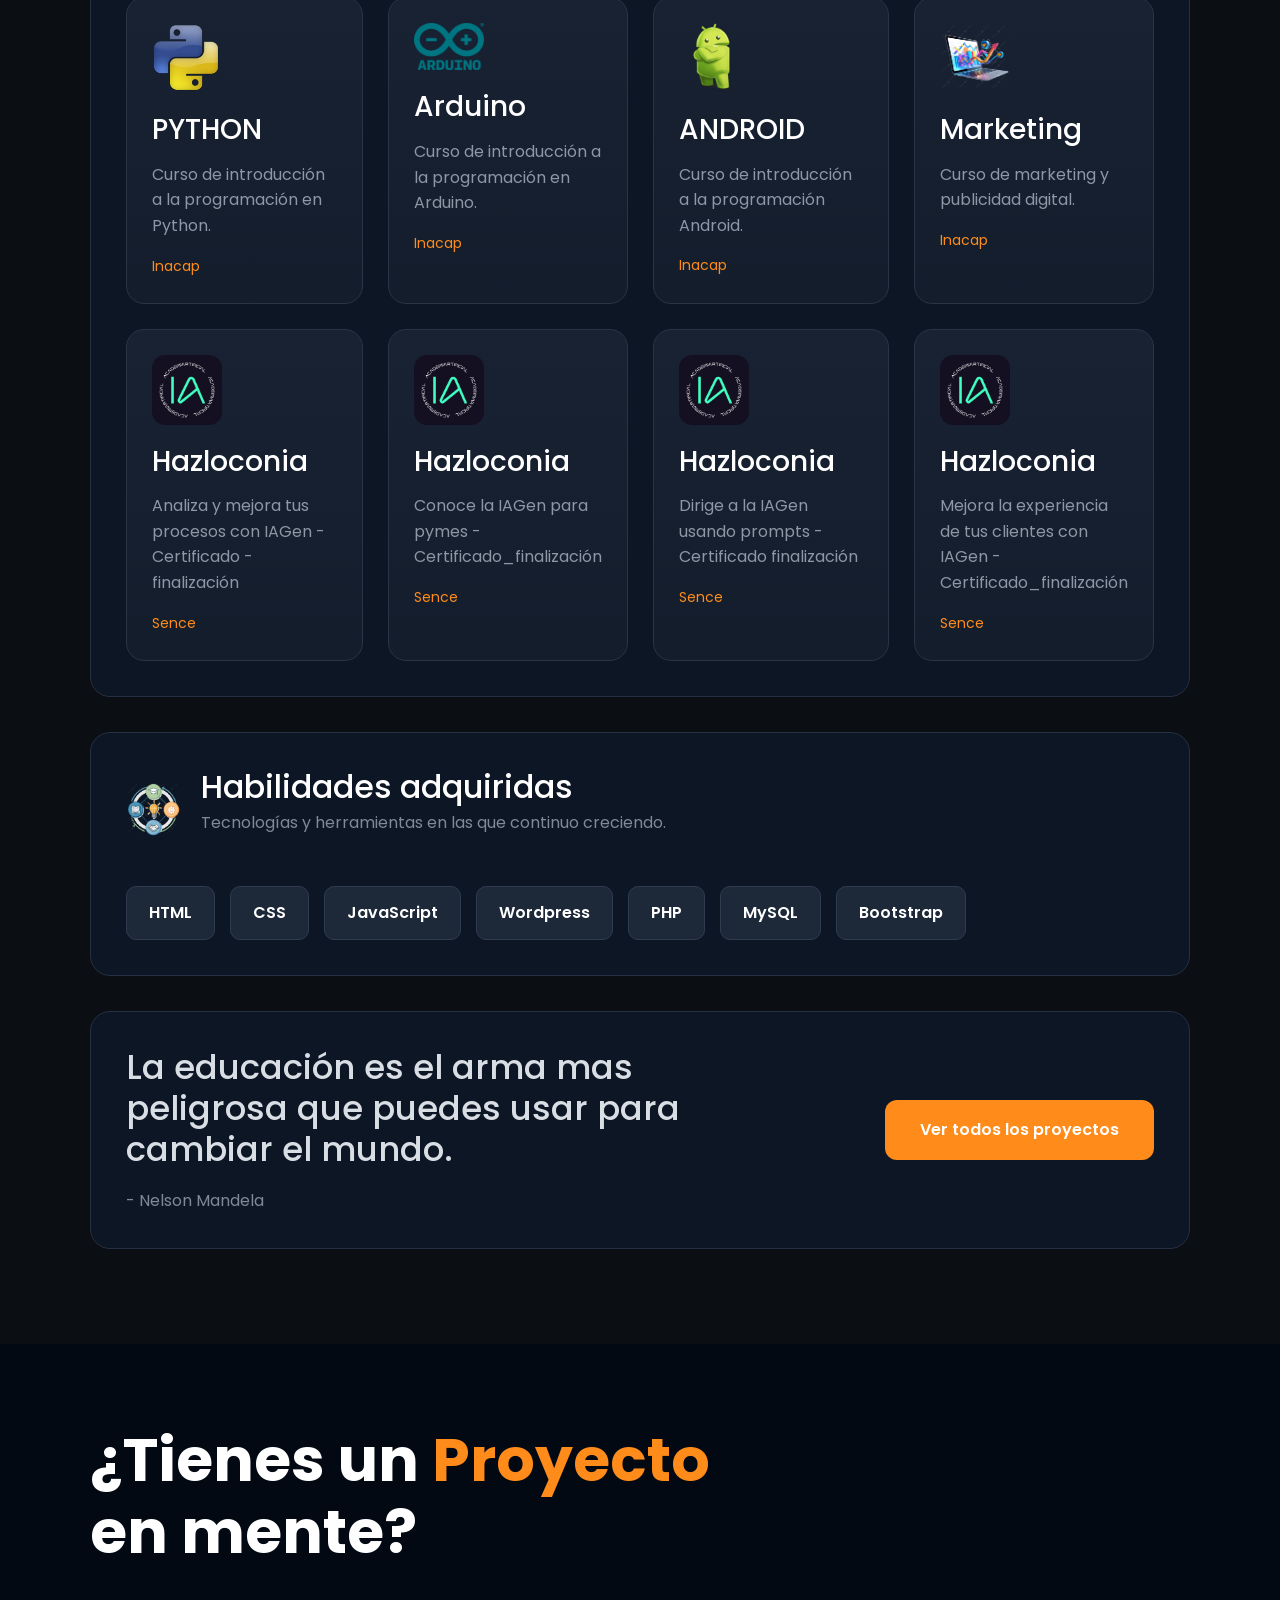
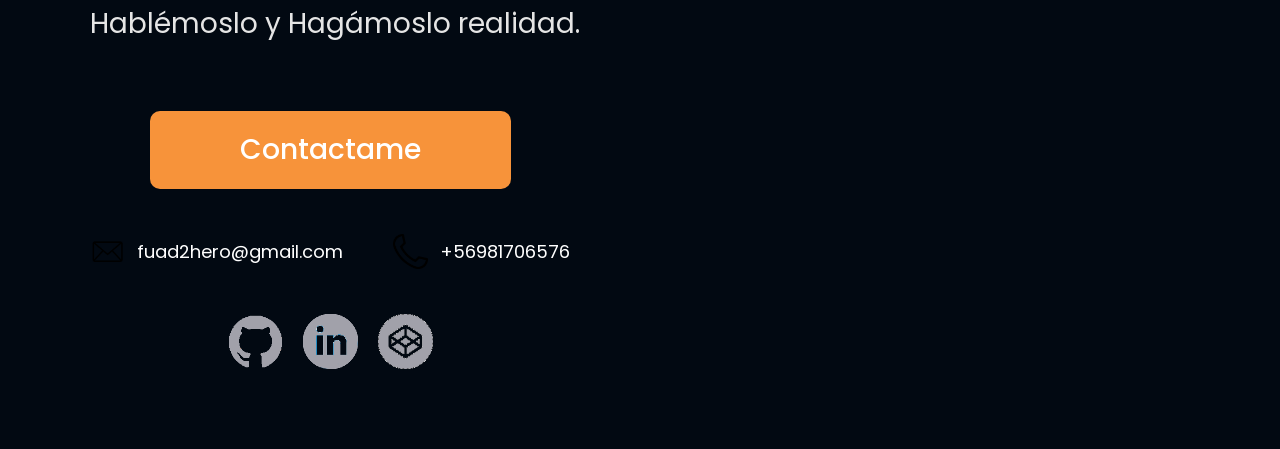
<file: formacion.html>
<!DOCTYPE html>
<html lang="en">
<head>
    <meta charset="UTF-8">
    <meta name="viewport" content="width=device-width, initial-scale=1.0">
    <link href="https://cdn.jsdelivr.net/npm/bootstrap@5.3.3/dist/css/bootstrap.min.css" rel="stylesheet" integrity="sha384-QWTKZyjpPEjISv5WaRU9OFeRpok6YctnYmDr5pNlyT2bRjXh0JMhjY6hW+ALEwIH" crossorigin="anonymous">
    <link rel="stylesheet" href="style.css">
    <title>Portafolio</title>
</head>
<body>
    <header>
        <nav class="navbar">
            <div class="container-fluid">
                <a class="navbar-brand" href="#">
                <img src="img/Logo.png" alt="Logo" width="30" height="25" class="d-inline-block align-text-top">
                </a>
                <ul class="nav justify-content-end">
                    <li class="nav-item">
                        <a class="nav-link" href="index.html">Inicio</a>
                    </li>
                    <li class="nav-item">
                        <a class="nav-link" href="sobremi.html">Sobre Mi</a>
                    </li>
                    <li class="nav-item">
                        <a class="nav-link" href="experiencia.html">Experiencia</a>
                    </li>
                    <li class="nav-item">
                        <a class="nav-link" href="formacion.html">Formacion</a>
                    </li>
                    <li class="nav-item">
                        <a class="nav-link" href="proyectos.html">Proyectos</a>
                    </li>
                    <li class="nav-item">
                        <a class="nav-link" href="servicios.html">Servicios</a>
                    </li>
                    <li class="nav-item">
                        <a class="nav-link" href="contacto.html">Contacto</a>
                    </li>
                </ul>   
            </div>
        </nav>     
    </header>

        <section class="formacion-page">

        <!-- HERO -->
        <div class="formacion-hero">

            <div class="formacion-hero-text">
                <span class="formacion-subtitle">
                    <span class="formacion-dot"></span>
                    Formacion
                </span>

                <h1>
                    Formación y <br>
                    <span>Certificados</span>
                </h1>

                <p>
                    Sollicitudin vestibulum aliquet lectus nostra tempor id placerat
                    primis class litora nulla fusce lorem magna semper dictumst
                    sem dignissim nunc consequat taciti vulputate pulvinar
                </p>

                <div class="formacion-stats">

                    <div class="formacion-stat">
                        <img src="img/educacion.png" alt="">
                        <div>
                            <h3>2+</h3>
                            <span>Casas de estudio</span>
                        </div>
                    </div>

                    <div class="formacion-stat">
                        <img src="img/certificaciones.png" alt="">
                        <div>
                            <h3>12+</h3>
                            <span>Certificaciones</span>
                        </div>
                    </div>

                </div>
            </div>

            <div class="formacion-hero-image">
                <img src="img/formacion.png" alt="">
            </div>

        </div>

        <!-- ESTUDIOS -->
        <div class="formacion-estudios-box">

            <div class="formacion-section-title">
                <img src="img/book.png" alt="">
                <div>
                    <h2>Casas de Estudio</h2>
                    <p>Información académica formal en instituciones reconocidas.</p>
                </div>
            </div>

            <div class="formacion-timeline">

                <!-- ITEM -->
                <div class="formacion-timeline-item">

                    <div class="formacion-year">
                        <span></span>
                        <p>2023</p>
                    </div>

                    <div class="formacion-card">

                        <div class="formacion-card-logo">
                            <img src="img/duoc.png" alt="">
                        </div>

                        <div class="formacion-card-content">
                            <small>2023 - Continuidad</small>
                            <h3>Duoc UC, Chile</h3>
                            <h4>DUOC UC</h4>

                            <p>El especialista en Desarrollo y Diseño Web al finalizar 
                                sus estudios, estará capacitado para desarrollar maquetas 
                                y prototipos funcionales e interactivos de interfaces web, 
                                a partir de la identificación de necesidades de clientes y/o 
                                usuarios, integrando técnicas de arquitectura de información.</p>
                        </div>

                    </div>
                </div>

                <!-- ITEM -->
                <div class="formacion-timeline-item">

                    <div class="formacion-year">
                        <span></span>
                        <p>2018</p>
                    </div>

                    <div class="formacion-card">

                        <div class="formacion-card-logo">
                            <img src="img/inacap.png" alt="">
                        </div>

                        <div class="formacion-card-content">
                            <small>2018 - 2021</small>
                            <h3>INACAP, Chile</h3>
                            <h4>INACAP</h4>

                            <p>El Ingeniero en Informática del Instituto Profesional 
                                INACAP desarrolla e implementa soluciones integrales 
                                basadas en metodologías de la ingeniería de software, 
                                gestiona recursos técnicos, económicos, humanos, y 
                                marcos de desarrollo seguro. 
                        </div>

                    </div>
                </div>

            </div>
        </div>

        <!-- CERTIFICACIONES -->
        <div class="formacion-certificaciones">

            <div class="formacion-section-title">
                <img src="img/certificaciones.png" alt="">
                <div>
                    <h2>Certificaciones</h2>
                    <p>Cursos y Certificaciones que respaldan mis conocimientos.</p>
                </div>
            </div>

            <div class="formacion-cert-grid">

                <!-- CARD -->
                <div class="formacion-cert-card">
                    <img src="img/python.png" alt="">
                    <h3>PYTHON</h3>

                    <p>
                        Curso de introducción a la programación en Python.
                    </p>

                    <span>Inacap</span>
                </div>

                <!-- CARD -->
                <div class="formacion-cert-card">
                    <img src="img/arduino.png" alt="">
                    <h3>Arduino</h3>

                    <p>
                        Curso de introducción a la programación en Arduino.
                    </p>

                    <span>Inacap</span>
                </div>

                <!-- CARD -->
                <div class="formacion-cert-card">
                    <img src="img/android.png" alt="">
                    <h3>ANDROID</h3>

                    <p>
                        Curso de introducción a la programación Android.
                    </p>

                    <span>Inacap</span>
                </div>

                <!-- CARD -->
                <div class="formacion-cert-card">
                    <img src="img/marketing.png" alt="">
                    <h3>Marketing</h3>

                    <p>
                        Curso de marketing y publicidad digital.
                    </p>

                    <span>Inacap</span>
                </div>

                <!-- CARD -->
                <div class="formacion-cert-card">
                    <img src="img/hazloconia.png" alt="">
                    <h3>Hazloconia</h3>

                    <p>
                        Analiza y mejora tus procesos con IAGen - Certificado - finalización
                    </p>

                    <span>Sence</span>
                </div>

                <!-- CARD -->
                <div class="formacion-cert-card">
                    <img src="img/hazloconia.png" alt="">
                    <h3>Hazloconia</h3>

                    <p>
                       Conoce la IAGen para pymes - Certificado_finalización
                    </p>

                    <span>Sence</span>
                </div>

                <!-- CARD -->
                <div class="formacion-cert-card">
                    <img src="img/hazloconia.png" alt="">
                    <h3>Hazloconia</h3>

                    <p>
                       Dirige a la IAGen usando prompts - Certificado finalización
                    </p>

                    <span>Sence</span>
                </div>

                <!-- CARD -->
                <div class="formacion-cert-card">
                    <img src="img/hazloconia.png" alt="">
                    <h3>Hazloconia</h3>

                    <p>
                        Mejora la experiencia de tus clientes con IAGen - Certificado_finalización
                    </p>

                    <span>Sence</span>
                </div>

            </div>

        </div>

        <!-- HABILIDADES -->
        <div class="formacion-habilidades">

            <div class="formacion-section-title">
                <img src="img/icon-habilidades.png" alt="">
                <div>
                    <h2>Habilidades adquiridas</h2>
                    <p>Tecnologías y herramientas en las que continuo creciendo.</p>
                </div>
            </div>

            <div class="formacion-skills">

                <span>HTML</span>
                <span>CSS</span>
                <span>JavaScript</span>
                <span>Wordpress</span>
                <span>PHP</span>
                <span>MySQL</span>
                <span>Bootstrap</span>

            </div>

        </div>

        <!-- FRASE -->
        <div class="formacion-quote-box">

            <div class="formacion-quote">
                <h2>
                    La educación es el arma mas peligrosa que puedes
                    usar para cambiar el mundo.
                </h2>

                <span>- Nelson Mandela</span>
            </div>

            <a href="#" class="formacion-btn">
                Ver todos los proyectos
            </a>

        </div>

    </section>

    <footer class="footer">
        <div class="footer-container">

            <!-- IZQUIERDA -->
            <div class="footer-left">
                <h1>¿Tienes un <span>Proyecto</span><br>en mente?</h1>
                <p>Hablémoslo y Hagámoslo realidad.</p>
            </div>

            <!-- DERECHA -->
            <div class="footer-right">

                <!-- BOTON -->
                <a href="#" class="footer-btn">Contactame</a>

                <!-- CONTACTO -->
                <div class="footer-contact">
                    <div class="contact-item2">
                        <img src="img/email.png" alt="Correo">
                        <span>fuad2hero@gmail.com</span>
                    </div>
                    <div class="contact-item2">
                        <img src="img/telefono.png" alt="Teléfono">
                        <span>+56981706576</span>
                    </div>
                </div>

                <!-- REDES -->
                <div class="footer-social">
                    <a href="#"><img src="img/github.png" alt="GitHub"></a>
                    <a href="#"><img src="img/Link.png" alt="LinkedIn"></a>
                    <a href="#"><img src="img/codepen.png" alt="Behance"></a>
                </div>
            </div>
        </div>
    </footer>

    <script src="https://cdn.jsdelivr.net/npm/bootstrap@5.3.3/dist/js/bootstrap.bundle.min.js" integrity="sha384-YvpcrYf0tY3lHB60NNkmXc5s9fDVZLESaAA55NDzOxhy9GkcIdslK1eN7N6jIeHz" crossorigin="anonymous"></script>
    <script src="https://code.jquery.com/jquery-3.7.1.min.js" integrity="sha256-/JqT3SQfawRcv/BIHPThkBvs0OEvtFFmqPF/lYI/Cxo=" crossorigin="anonymous"></script>
</body>
</html>
</file>
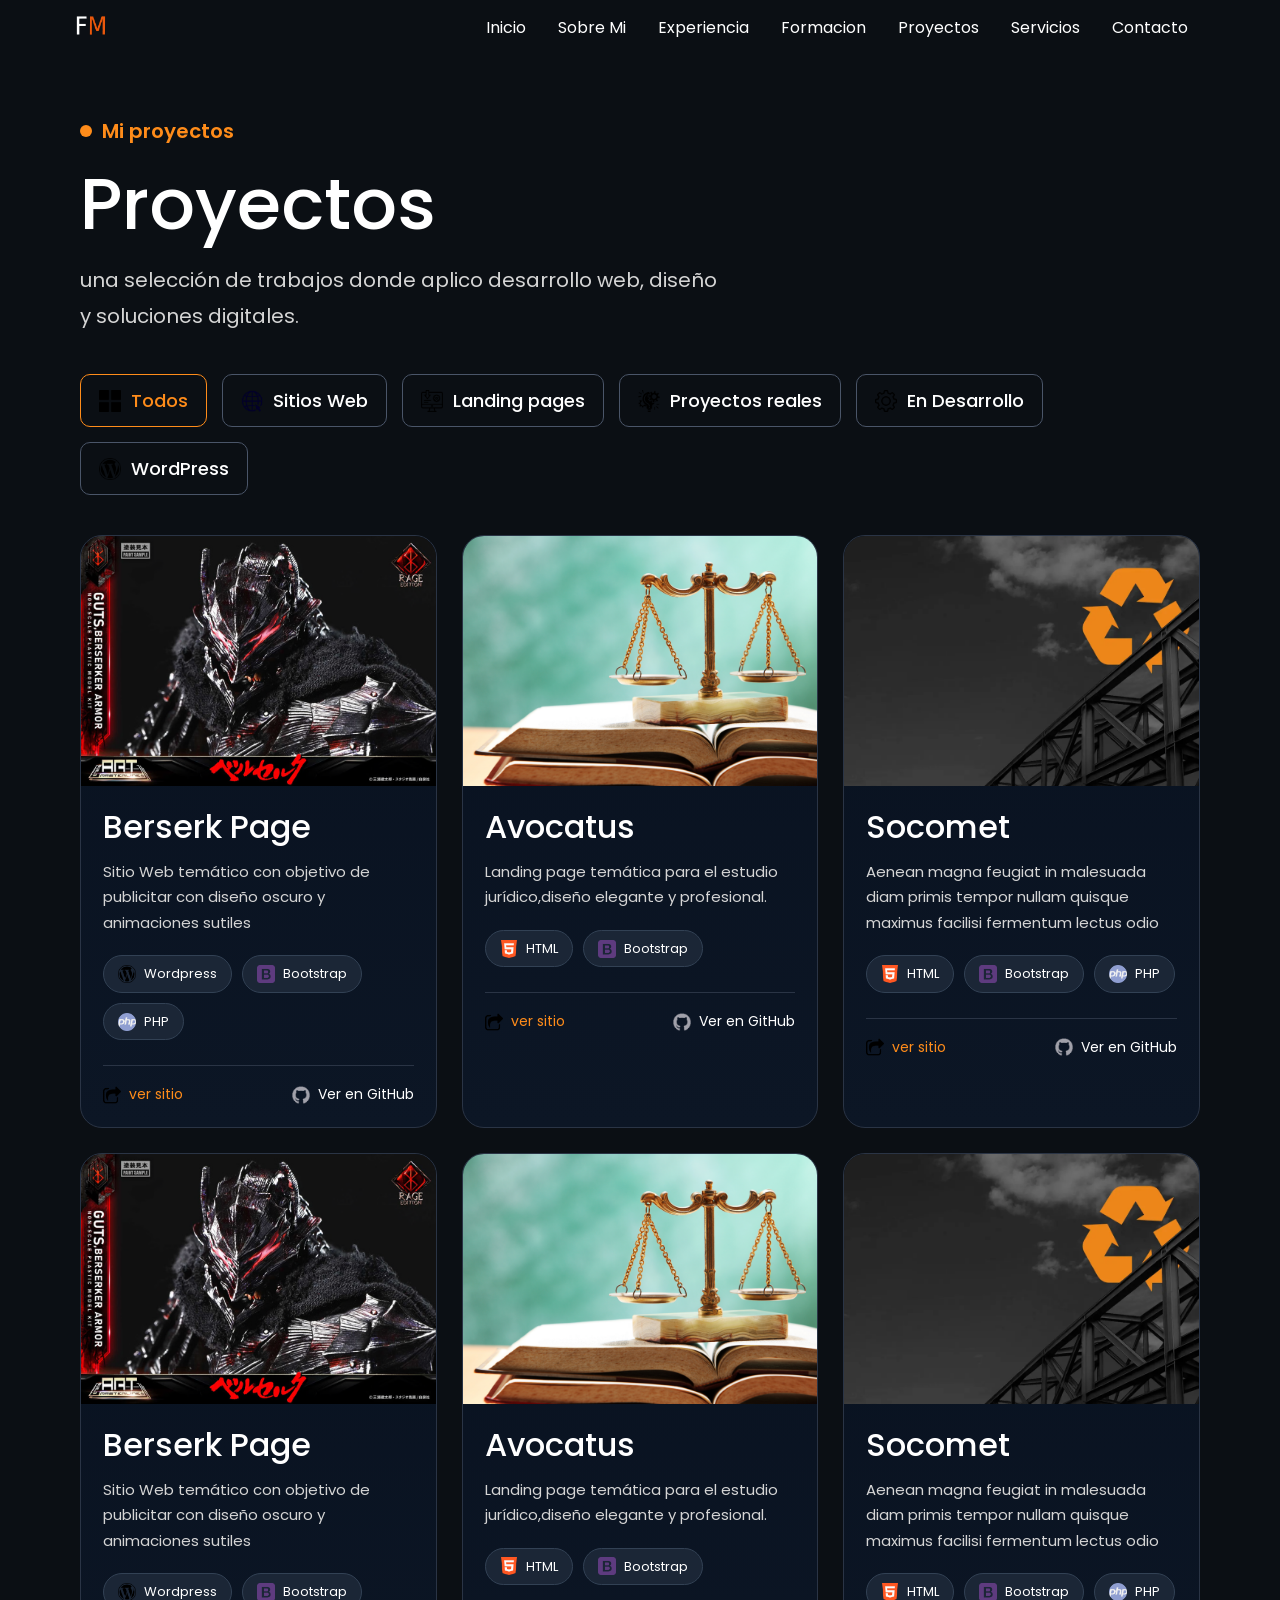
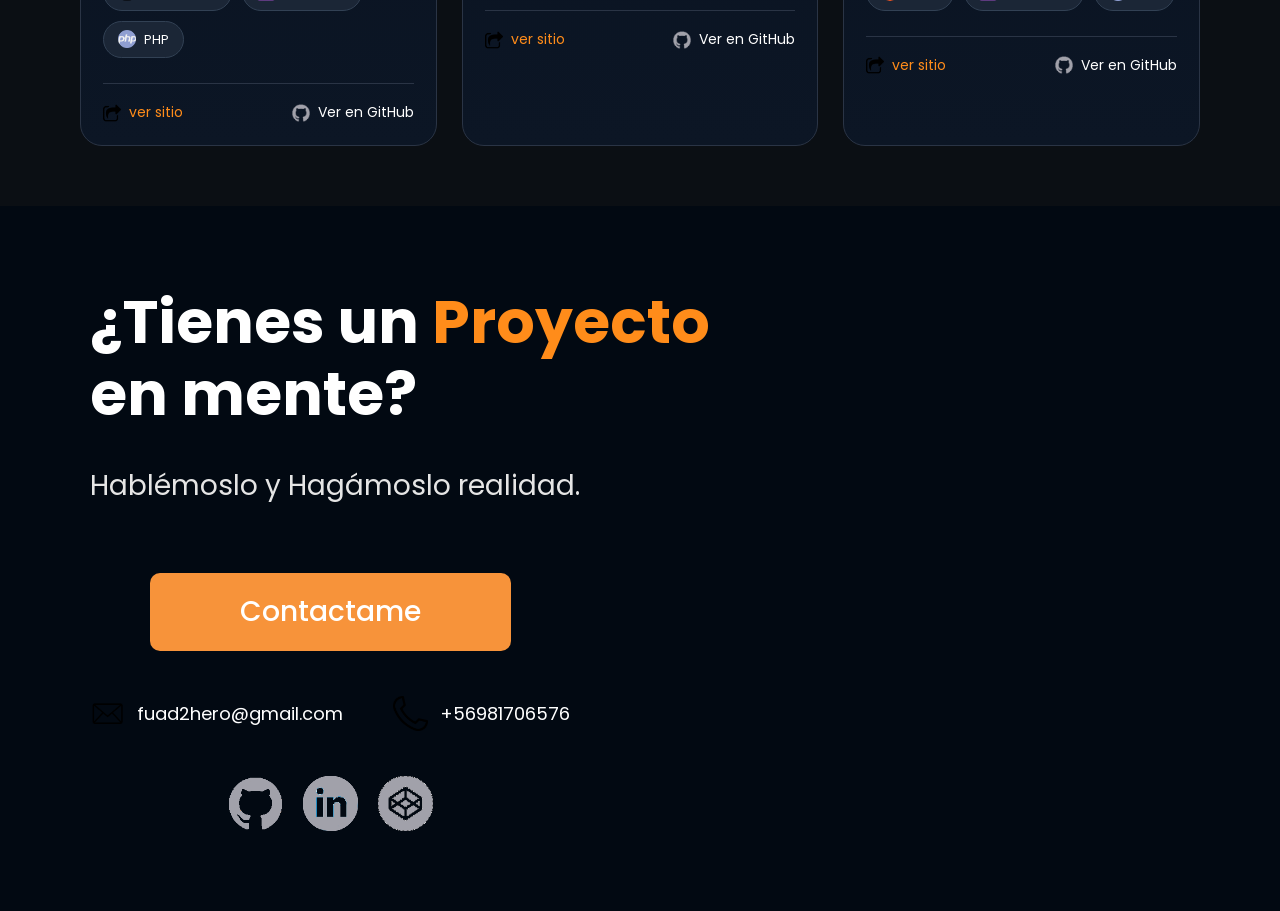
<file: proyectos.html>
<!DOCTYPE html>
<html lang="en">
<head>
    <meta charset="UTF-8">
    <meta name="viewport" content="width=device-width, initial-scale=1.0">
    <link href="https://cdn.jsdelivr.net/npm/bootstrap@5.3.3/dist/css/bootstrap.min.css" rel="stylesheet" integrity="sha384-QWTKZyjpPEjISv5WaRU9OFeRpok6YctnYmDr5pNlyT2bRjXh0JMhjY6hW+ALEwIH" crossorigin="anonymous">
    <link rel="stylesheet" href="style.css">
    <title>Portafolio</title>
</head>
<body>
    <header>
        <nav class="navbar">
            <div class="container-fluid">
                <a class="navbar-brand" href="#">
                <img src="img/Logo.png" alt="Logo" width="30" height="25" class="d-inline-block align-text-top">
                </a>
                <ul class="nav justify-content-end">
                    <li class="nav-item">
                        <a class="nav-link" href="index.html">Inicio</a>
                    </li>
                    <li class="nav-item">
                        <a class="nav-link" href="sobremi.html">Sobre Mi</a>
                    </li>
                    <li class="nav-item">
                        <a class="nav-link" href="experiencia.html">Experiencia</a>
                    </li>
                    <li class="nav-item">
                        <a class="nav-link" href="formacion.html">Formacion</a>
                    </li>
                    <li class="nav-item">
                        <a class="nav-link" href="proyectos.html">Proyectos</a>
                    </li>
                    <li class="nav-item">
                        <a class="nav-link" href="servicios.html">Servicios</a>
                    </li>
                    <li class="nav-item">
                        <a class="nav-link" href="contacto.html">Contacto</a>
                    </li>
                </ul>   
            </div>
        </nav>     
    </header>

    <section class="projects-page">

        <!-- HEADER -->
        <div class="projects-page-header">
            <span class="projects-page-subtitle">
                <span class="projects-page-dot"></span>
                Mi proyectos
            </span>
            <h1>Proyectos</h1>
            <p>una selección de trabajos donde aplico desarrollo web, diseño<br>y soluciones digitales.</p>
        </div>

        <!-- FILTROS -->
        <div class="projects-page-filters">
            <button class="projects-page-filter active"><img src="img/all.png" alt="">Todos</button>
            <button class="projects-page-filter"><img src="img/web.png" alt="">Sitios Web</button>
            <button class="projects-page-filter"><img src="img/landing.png" alt="">Landing pages</button>
            <button class="projects-page-filter"><img src="img/project.png" alt="">Proyectos reales</button>
            <button class="projects-page-filter"><img src="img/settings.png" alt="">En Desarrollo</button>
            <button class="projects-page-filter"><img src="img/wordpress-icon.png" alt="">WordPress</button>
        </div>

        <!-- GRID -->
        <div class="projects-page-grid">
            
            <!-- CARD -->
            <div class="projects-page-card">
                <img class="projects-page-card-image" src="img/berserk.png" alt="">
                <div class="projects-page-card-content">
                    <h2>Berserk Page</h2>
                    <p>Sitio Web temático con objetivo de publicitar con diseño oscuro y animaciones sutiles</p>

                    <!-- TAGS -->
                    <div class="projects-page-tags">
                        <span><img src="img/wordpress-icon.png" alt="">Wordpress</span>
                        <span><img src="img/bootstrap.png" alt="">Bootstrap</span>
                        <span><img src="img/php.png" alt="">PHP</span>
                    </div>

                    <!-- LINKS -->
                    <div class="projects-page-links">
                        <a href="detallesproyecto.html"><img src="img/compartir.png" alt="">ver sitio</a>
                        <a href="#"><img src="img/github.png" alt="">Ver en GitHub</a>
                    </div>
                </div>
            </div>

            <!-- CARD -->
            <div class="projects-page-card">
                <img class="projects-page-card-image" src="img/avocatus.png" alt="">
                <div class="projects-page-card-content">
                    <h2>Avocatus</h2>
                    <p>Landing page temática para el estudio jurídico,diseño elegante y profesional.</p>

                    <!-- TAGS -->
                    <div class="projects-page-tags">
                        <span><img src="img/html.png" alt="">HTML</span>
                        <span><img src="img/bootstrap.png" alt="">Bootstrap</span>
                    </div>

                    <!-- LINKS -->
                    <div class="projects-page-links">
                        <a href="#"><img src="img/compartir.png" alt="">ver sitio</a>
                        <a href="#"><img src="img/github.png" alt="">Ver en GitHub</a>
                    </div>
                </div>
            </div>

            <!-- CARD -->
            <div class="projects-page-card">
                <img class="projects-page-card-image" src="img/socomet.png" alt="">
                <div class="projects-page-card-content">
                    <h2>Socomet</h2>
                    <p>Aenean magna feugiat in malesuada diam primis tempor nullam quisque maximus facilisi fermentum lectus odio</p>
                    <!-- TAGS -->
                    <div class="projects-page-tags">
                        <span><img src="img/html.png" alt="">HTML</span>
                        <span><img src="img/bootstrap.png" alt="">Bootstrap</span>
                        <span><img src="img/php.png" alt="">PHP</span>
                    </div>
                    <!-- LINKS -->
                    <div class="projects-page-links">
                        <a href="#"><img src="img/compartir.png" alt="">ver sitio</a>
                        <a href="#"><img src="img/github.png" alt="">Ver en GitHub</a>
                    </div>
                </div>
            </div>

            <!-- CARD -->
            <div class="projects-page-card">
                <img class="projects-page-card-image" src="img/berserk.png" alt="">
                <div class="projects-page-card-content">
                    <h2>Berserk Page</h2>
                    <p>Sitio Web temático con objetivo de publicitar con diseño oscuro y animaciones sutiles</p>

                    <div class="projects-page-tags">
                        <span><img src="img/wordpress-icon.png" alt="">Wordpress</span>
                        <span><img src="img/bootstrap.png" alt="">Bootstrap</span>
                        <span><img src="img/php.png" alt="">PHP</span>
                    </div>
                    <div class="projects-page-links">
                        <a href="#"><img src="img/compartir.png" alt="">ver sitio</a>
                        <a href="#"><img src="img/github.png" alt="">Ver en GitHub</a>
                    </div>
                </div>
            </div>

            <!-- CARD -->
            <div class="projects-page-card">
                <img class="projects-page-card-image" src="img/avocatus.png" alt="">
                <div class="projects-page-card-content">
                    <h2>Avocatus</h2>
                    <p>Landing page temática para el estudio jurídico,diseño elegante y profesional.</p>
                    <div class="projects-page-tags">
                        <span><img src="img/html.png" alt="">HTML</span>
                        <span><img src="img/bootstrap.png" alt="">Bootstrap</span>
                    </div>
                    <div class="projects-page-links">
                        <a href="#"><img src="img/compartir.png" alt="">ver sitio</a>
                        <a href="#"><img src="img/github.png" alt="">Ver en GitHub</a>
                    </div>
                </div>
            </div>
            <!-- CARD -->
            <div class="projects-page-card">
                <img class="projects-page-card-image" src="img/socomet.png" alt="">
                <div class="projects-page-card-content">
                    <h2>Socomet</h2>
                    <p>Aenean magna feugiat in malesuada diam primis tempor nullam quisque maximus facilisi fermentum lectus odio</p>
                    <div class="projects-page-tags">
                        <span><img src="img/html.png" alt="">HTML</span>
                        <span><img src="img/bootstrap.png" alt="">Bootstrap</span>
                        <span><img src="img/php.png" alt="">PHP</span>
                    </div>
                    <div class="projects-page-links">
                        <a href="#"><img src="img/compartir.png" alt="">ver sitio</a>
                        <a href="#"><img src="img/github.png" alt="">Ver en GitHub</a>
                    </div>
                </div>
            </div>
        </div>
    </section>

    <footer class="footer">
        <div class="footer-container">

            <!-- IZQUIERDA -->
            <div class="footer-left">
                <h1>¿Tienes un <span>Proyecto</span><br>en mente?</h1>
                <p>Hablémoslo y Hagámoslo realidad.</p>
            </div>

            <!-- DERECHA -->
            <div class="footer-right">

                <!-- BOTON -->
                <a href="#" class="footer-btn">Contactame</a>

                <!-- CONTACTO -->
                <div class="footer-contact">
                    <div class="contact-item2">
                        <img src="img/email.png" alt="Correo">
                        <span>fuad2hero@gmail.com</span>
                    </div>
                    <div class="contact-item2">
                        <img src="img/telefono.png" alt="Teléfono">
                        <span>+56981706576</span>
                    </div>
                </div>

                <!-- REDES -->
                <div class="footer-social">
                    <a href="#"><img src="img/github.png" alt="GitHub"></a>
                    <a href="#"><img src="img/Link.png" alt="LinkedIn"></a>
                    <a href="#"><img src="img/codepen.png" alt="Behance"></a>
                </div>
            </div>
        </div>
    </footer>

    <script src="https://cdn.jsdelivr.net/npm/bootstrap@5.3.3/dist/js/bootstrap.bundle.min.js" integrity="sha384-YvpcrYf0tY3lHB60NNkmXc5s9fDVZLESaAA55NDzOxhy9GkcIdslK1eN7N6jIeHz" crossorigin="anonymous"></script>
    <script src="https://code.jquery.com/jquery-3.7.1.min.js" integrity="sha256-/JqT3SQfawRcv/BIHPThkBvs0OEvtFFmqPF/lYI/Cxo=" crossorigin="anonymous"></script>
</body>
</html>
</file>
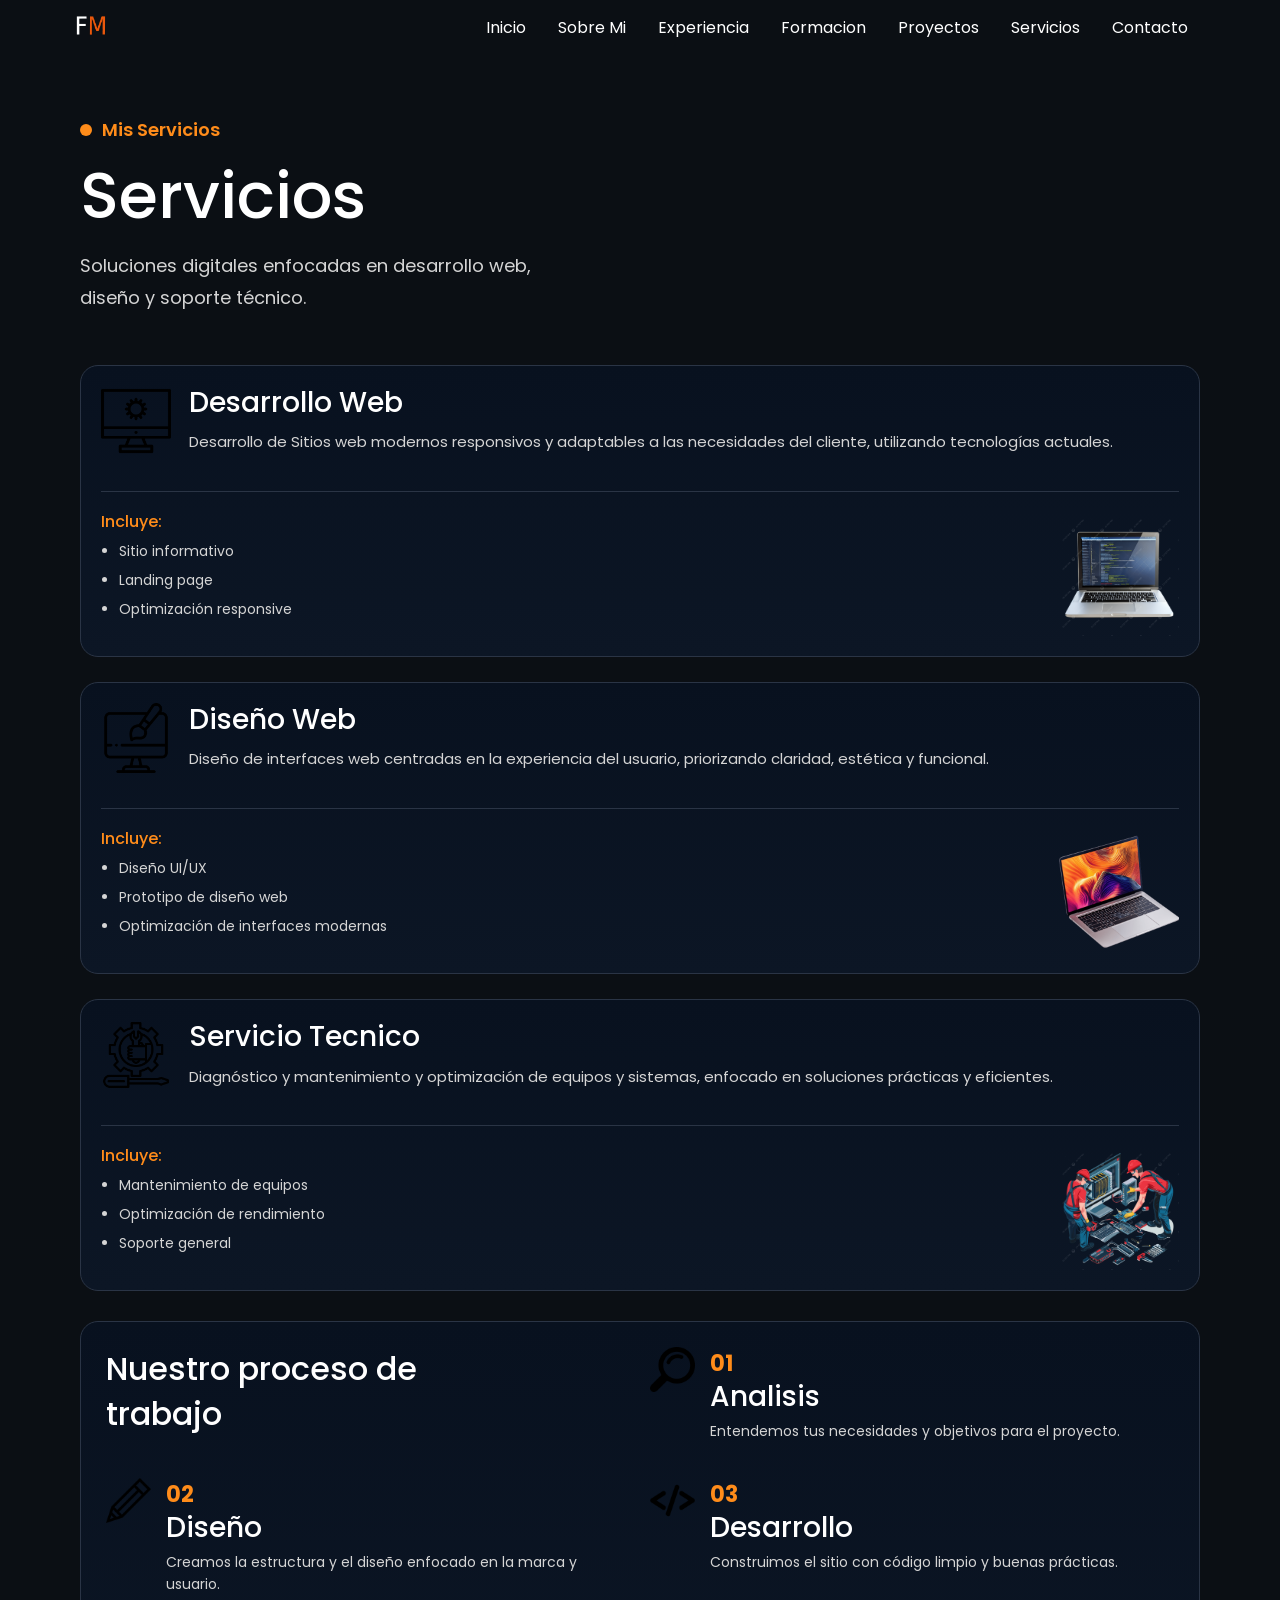
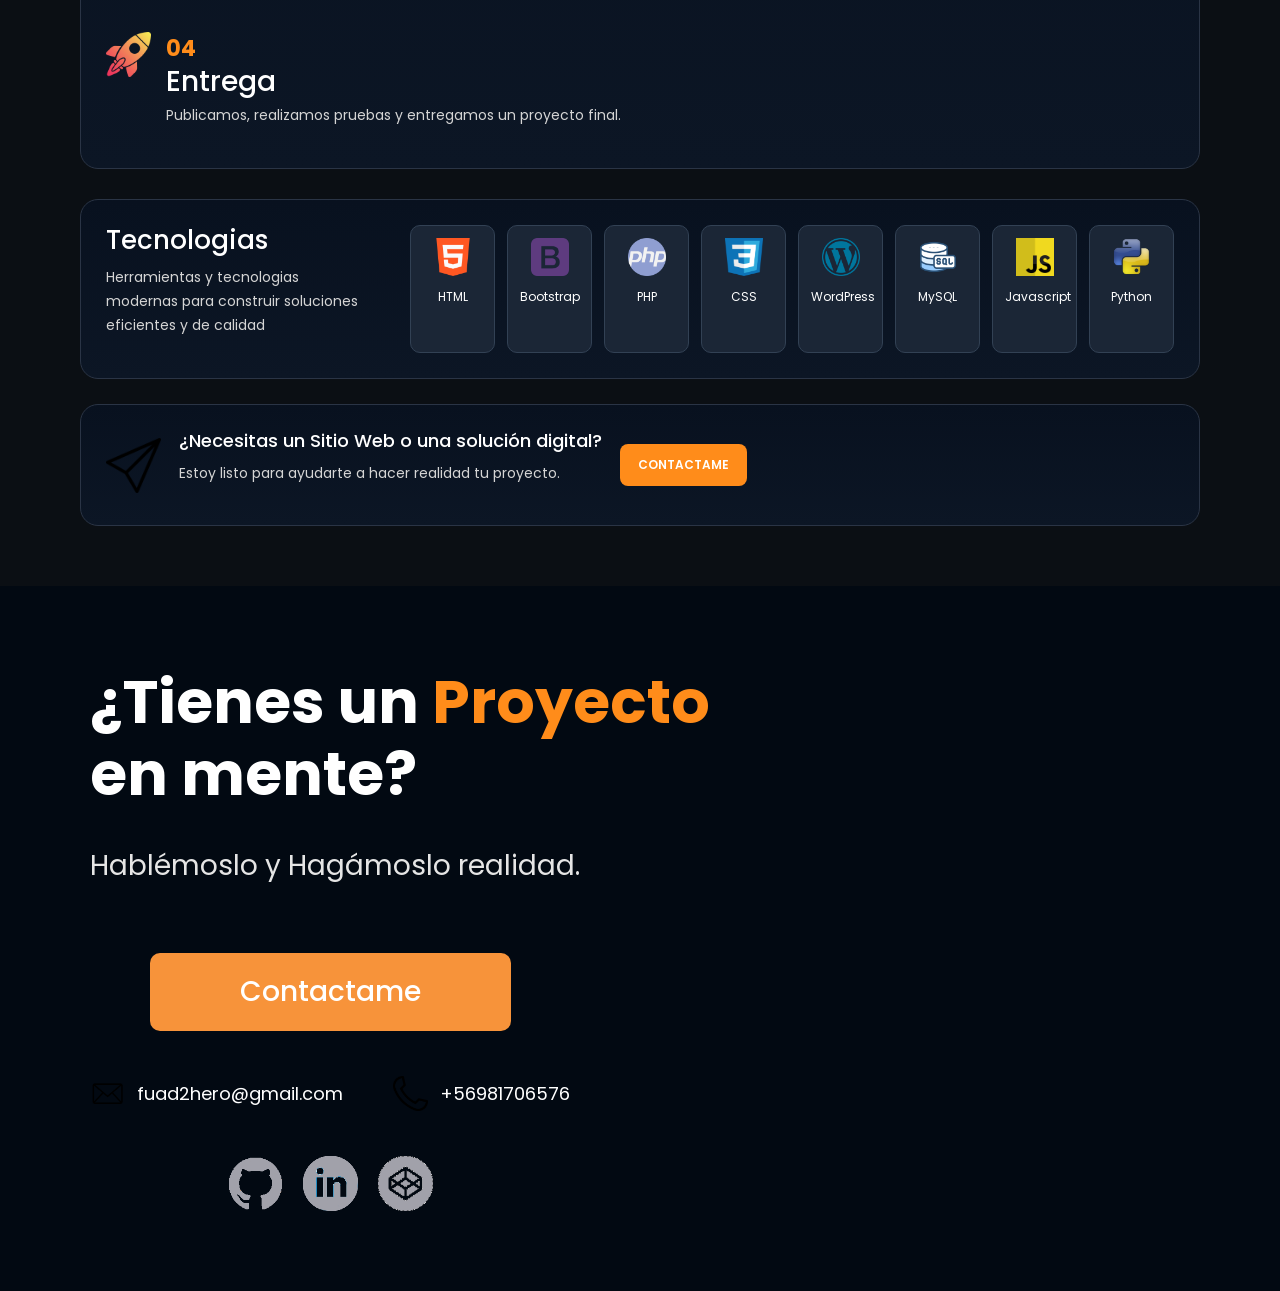
<file: servicios.html>
<!DOCTYPE html>
<html lang="en">
<head>
    <meta charset="UTF-8">
    <meta name="viewport" content="width=device-width, initial-scale=1.0">
    <link href="https://cdn.jsdelivr.net/npm/bootstrap@5.3.3/dist/css/bootstrap.min.css" rel="stylesheet" integrity="sha384-QWTKZyjpPEjISv5WaRU9OFeRpok6YctnYmDr5pNlyT2bRjXh0JMhjY6hW+ALEwIH" crossorigin="anonymous">
    <link rel="stylesheet" href="style.css">
    <title>Portafolio</title>
</head>
<body>
    <header>
        <nav class="navbar">
            <div class="container-fluid">
                <a class="navbar-brand" href="#">
                <img src="img/Logo.png" alt="Logo" width="30" height="25" class="d-inline-block align-text-top">
                </a>
                <ul class="nav justify-content-end">
                    <li class="nav-item">
                        <a class="nav-link" href="index.html">Inicio</a>
                    </li>
                    <li class="nav-item">
                        <a class="nav-link" href="sobremi.html">Sobre Mi</a>
                    </li>
                    <li class="nav-item">
                        <a class="nav-link" href="experiencia.html">Experiencia</a>
                    </li>
                    <li class="nav-item">
                        <a class="nav-link" href="formacion.html">Formacion</a>
                    </li>
                    <li class="nav-item">
                        <a class="nav-link" href="proyectos.html">Proyectos</a>
                    </li>
                    <li class="nav-item">
                        <a class="nav-link" href="servicios.html">Servicios</a>
                    </li>
                    <li class="nav-item">
                        <a class="nav-link" href="contacto.html">Contacto</a>
                    </li>
                </ul>   
            </div>
        </nav>     
    </header>

    <section class="services-page">

        <!-- HEADER -->
        <div class="services-page-header">
            <span class="services-page-subtitle">
                <span class="services-page-dot"></span>
                Mis Servicios
            </span>
            <h1>Servicios</h1>
            <p>Soluciones digitales enfocadas en desarrollo web, <br>diseño y soporte técnico.</p>
        </div>

        <!-- CARDS -->
        <div class="services-page-cards">
            <!-- CARD -->
            <div class="services-page-card">
                <div class="services-page-card-top">
                    <img src="img/desarrollo-web.png" alt="">
                    <div><h2>Desarrollo Web</h2>

                        <p>
                            Desarrollo de Sitios web modernos
                            responsivos y adaptables a las
                            necesidades del cliente, utilizando
                            tecnologías actuales.
                        </p>
                    </div>
                </div>

                <div class="services-page-divider"></div>
                <div class="services-page-card-bottom">
                    <div>
                        <h3>Incluye:</h3>
                        <ul>
                            <li>Sitio informativo</li>
                            <li>Landing page</li>
                            <li>Optimización responsive</li>
                        </ul>
                    </div>
                    <img src="img/desarrollo-web2.png" alt="">
                </div>
            </div>

            <!-- CARD -->
            <div class="services-page-card">
                <div class="services-page-card-top">
                    <img src="img/diseno-web.png" alt="">
                    <div>
                        <h2>Diseño Web</h2>
                        <p>
                            Diseño de interfaces web centradas
                            en la experiencia del usuario,
                            priorizando claridad, estética
                            y funcional.
                        </p>
                    </div>
                </div>
                <div class="services-page-divider"></div>
                <div class="services-page-card-bottom">
                    <div>
                        <h3>Incluye:</h3>
                        <ul>
                            <li>Diseño UI/UX</li>
                            <li>Prototipo de diseño web</li>
                            <li>Optimización de interfaces modernas</li>
                        </ul>
                    </div>
                    <img src="img/diseno-web2.png" alt="">
                </div>
            </div>
            <!-- CARD -->
            <div class="services-page-card">
                <div class="services-page-card-top">
                    <img src="img/servicio-tecnico.png" alt="">
                    <div>
                        <h2>Servicio Tecnico</h2>
                        <p>
                            Diagnóstico y mantenimiento y
                            optimización de equipos y sistemas,
                            enfocado en soluciones prácticas
                            y eficientes.
                        </p>
                    </div>
                </div>
                <div class="services-page-divider"></div>
                <div class="services-page-card-bottom">
                    <div>
                        <h3>Incluye:</h3>
                        <ul>
                            <li>Mantenimiento de equipos</li>
                            <li>Optimización de rendimiento</li>
                            <li>Soporte general</li>
                        </ul>
                    </div>
                    <img src="img/servicio-tecnico2.png" alt="">
                </div>
            </div>
        </div>

        <!-- PROCESO -->
        <div class="services-page-process">
            <div class="services-page-process-title">
                <h2>
                    Nuestro proceso de
                    <br>
                    trabajo
                </h2>
            </div>

            <!-- ITEM -->
            <div class="services-page-process-item">
                <img src="img/search.png" alt="">
                <div>
                    <span>01</span>
                    <h3>Analisis</h3>
                    <p>
                        Entendemos tus necesidades
                        y objetivos para el proyecto.
                    </p>
                </div>
            </div>
            <!-- ITEM -->
            <div class="services-page-process-item">
                <img src="img/lapiz.png" alt="">
                <div>
                    <span>02</span>
                    <h3>Diseño</h3>
                    <p>
                        Creamos la estructura y el diseño
                        enfocado en la marca y usuario.
                    </p>
                </div>
            </div>

            <!-- ITEM -->
            <div class="services-page-process-item">
                <img src="img/habilidades.png" alt="">
                <div>
                    <span>03</span>
                    <h3>Desarrollo</h3>
                    <p>
                        Construimos el sitio con código
                        limpio y buenas prácticas.
                    </p>
                </div>
            </div>

            <!-- ITEM -->
            <div class="services-page-process-item">
                <img src="img/cohete.png" alt="">
                <div>
                    <span>04</span>
                    <h3>Entrega</h3>
                    <p>
                        Publicamos, realizamos pruebas
                        y entregamos un proyecto final.
                    </p>
                </div>
            </div>
        </div>

        <!-- FOOTER -->
        <div class="services-page-footer">
            <!-- TECNOLOGIAS -->
            <div class="services-page-tech">
                <div class="services-page-tech-title">
                    <h2>Tecnologias</h2>
                    <p>
                        Herramientas y tecnologias modernas
                        para construir soluciones eficientes
                        y de calidad
                    </p>
                </div>
                <div class="services-page-tech-icons">
                    <div class="services-page-tech-item">
                        <img src="img/html.png" alt="">
                        <span>HTML</span>
                    </div>
                    <div class="services-page-tech-item">
                        <img src="img/bootstrap.png" alt="">
                        <span>Bootstrap</span>
                    </div>
                    <div class="services-page-tech-item">
                        <img src="img/php.png" alt="">
                        <span>PHP</span>
                    </div>
                    <div class="services-page-tech-item">
                        <img src="img/css.png" alt="">
                        <span>CSS</span>
                    </div>
                    <div class="services-page-tech-item">
                        <img src="img/wordpress.png" alt="">
                        <span>WordPress</span>
                    </div>
                    <div class="services-page-tech-item">
                        <img src="img/mysql.png" alt="">
                        <span>MySQL</span>
                    </div>
                    <div class="services-page-tech-item">
                        <img src="img/javascript.png" alt="">
                        <span>Javascript</span>
                    </div>
                    <div class="services-page-tech-item">
                        <img src="img/python.png" alt="">
                        <span>Python</span>
                    </div>
                </div>
            </div>

            <!-- CTA -->
            <div class="services-page-cta">
                <img src="img/send.png" alt="">
                <div>
                    <h2>¿Necesitas un Sitio Web o una solución digital?</h2>
                    <p>
                        Estoy listo para ayudarte a hacer
                        realidad tu proyecto.
                    </p>
                </div>

                <a href="#">
                    CONTACTAME
                </a>
            </div>
        </div>
    </section>


    <footer class="footer">
        <div class="footer-container">

            <!-- IZQUIERDA -->
            <div class="footer-left">
                <h1>¿Tienes un <span>Proyecto</span><br>en mente?</h1>
                <p>Hablémoslo y Hagámoslo realidad.</p>
            </div>

            <!-- DERECHA -->
            <div class="footer-right">

                <!-- BOTON -->
                <a href="#" class="footer-btn">Contactame</a>

                <!-- CONTACTO -->
                <div class="footer-contact">
                    <div class="contact-item2">
                        <img src="img/email.png" alt="Correo">
                        <span>fuad2hero@gmail.com</span>
                    </div>
                    <div class="contact-item2">
                        <img src="img/telefono.png" alt="Teléfono">
                        <span>+56981706576</span>
                    </div>
                </div>

                <!-- REDES -->
                <div class="footer-social">
                    <a href="#"><img src="img/github.png" alt="GitHub"></a>
                    <a href="#"><img src="img/Link.png" alt="LinkedIn"></a>
                    <a href="#"><img src="img/codepen.png" alt="Behance"></a>
                </div>
            </div>
        </div>
    </footer>

    <script src="https://cdn.jsdelivr.net/npm/bootstrap@5.3.3/dist/js/bootstrap.bundle.min.js" integrity="sha384-YvpcrYf0tY3lHB60NNkmXc5s9fDVZLESaAA55NDzOxhy9GkcIdslK1eN7N6jIeHz" crossorigin="anonymous"></script>
    <script src="https://code.jquery.com/jquery-3.7.1.min.js" integrity="sha256-/JqT3SQfawRcv/BIHPThkBvs0OEvtFFmqPF/lYI/Cxo=" crossorigin="anonymous"></script>
</body>
</html>
</file>
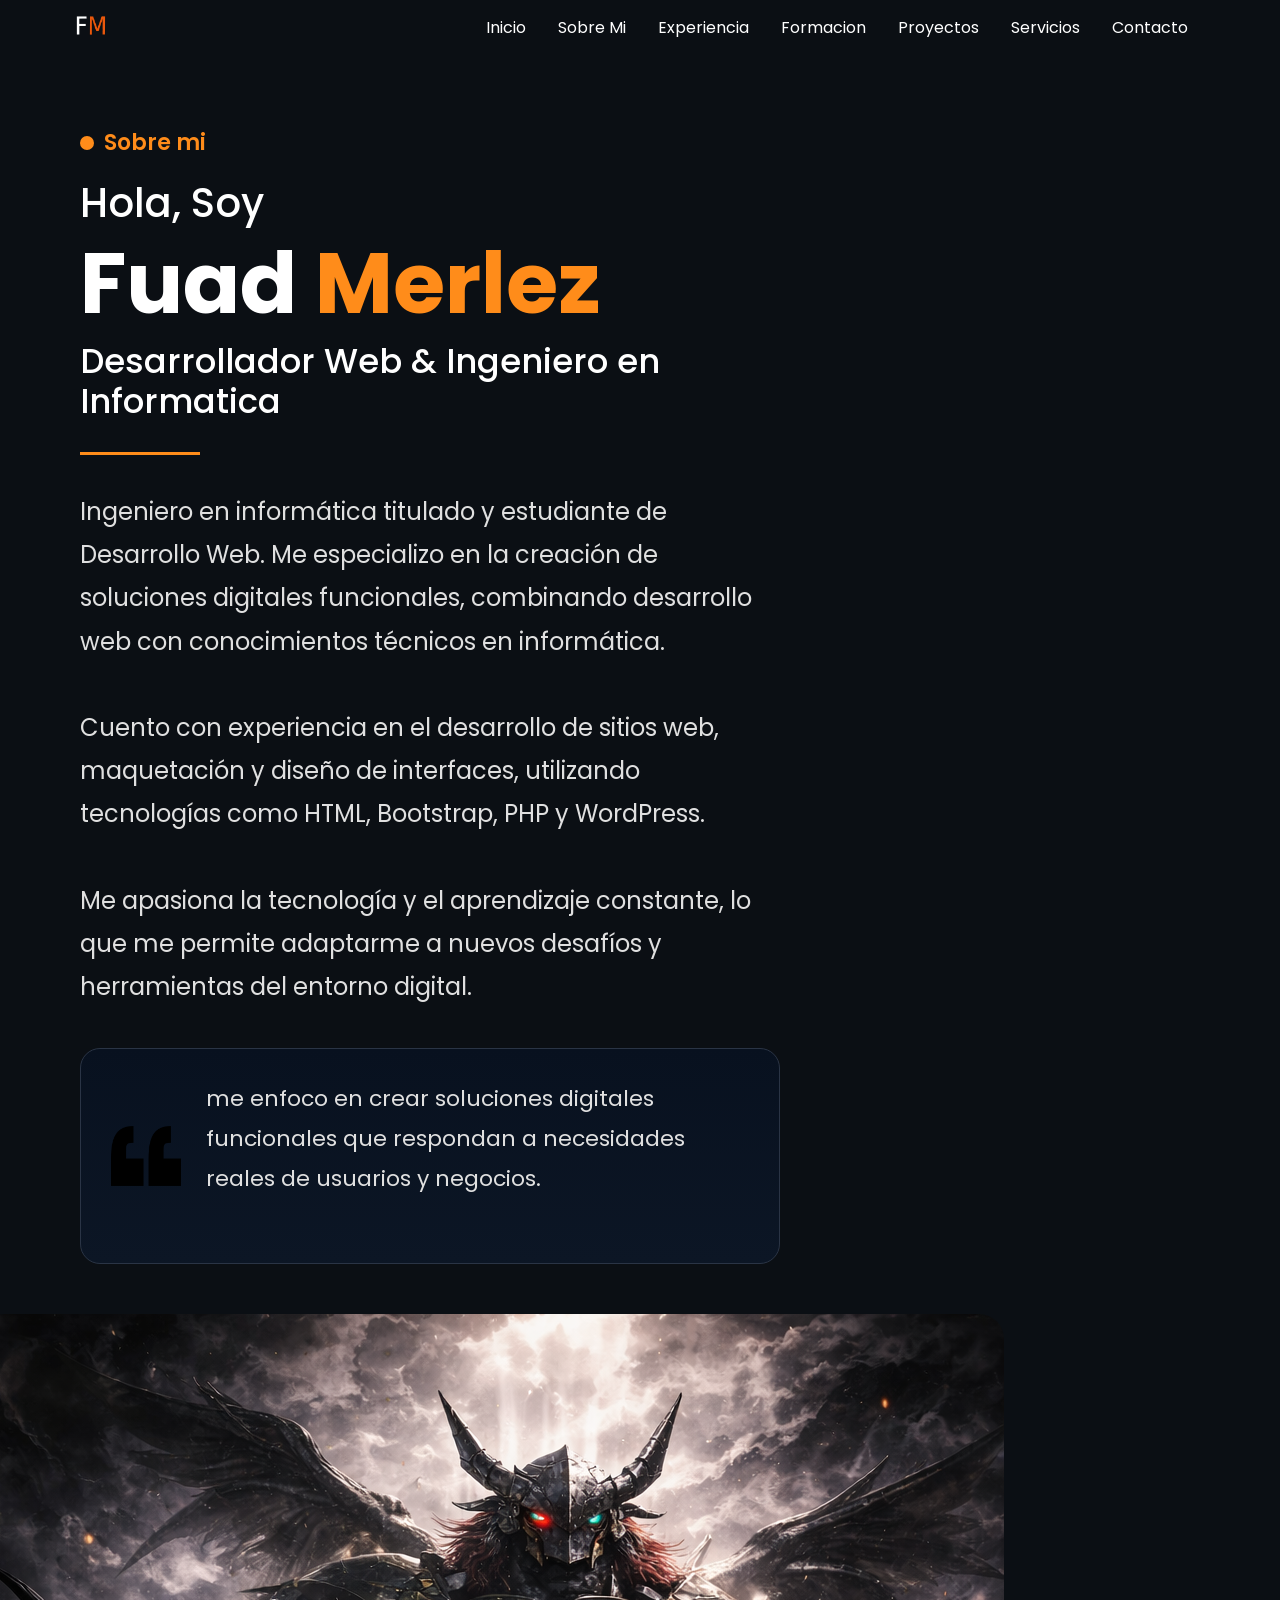
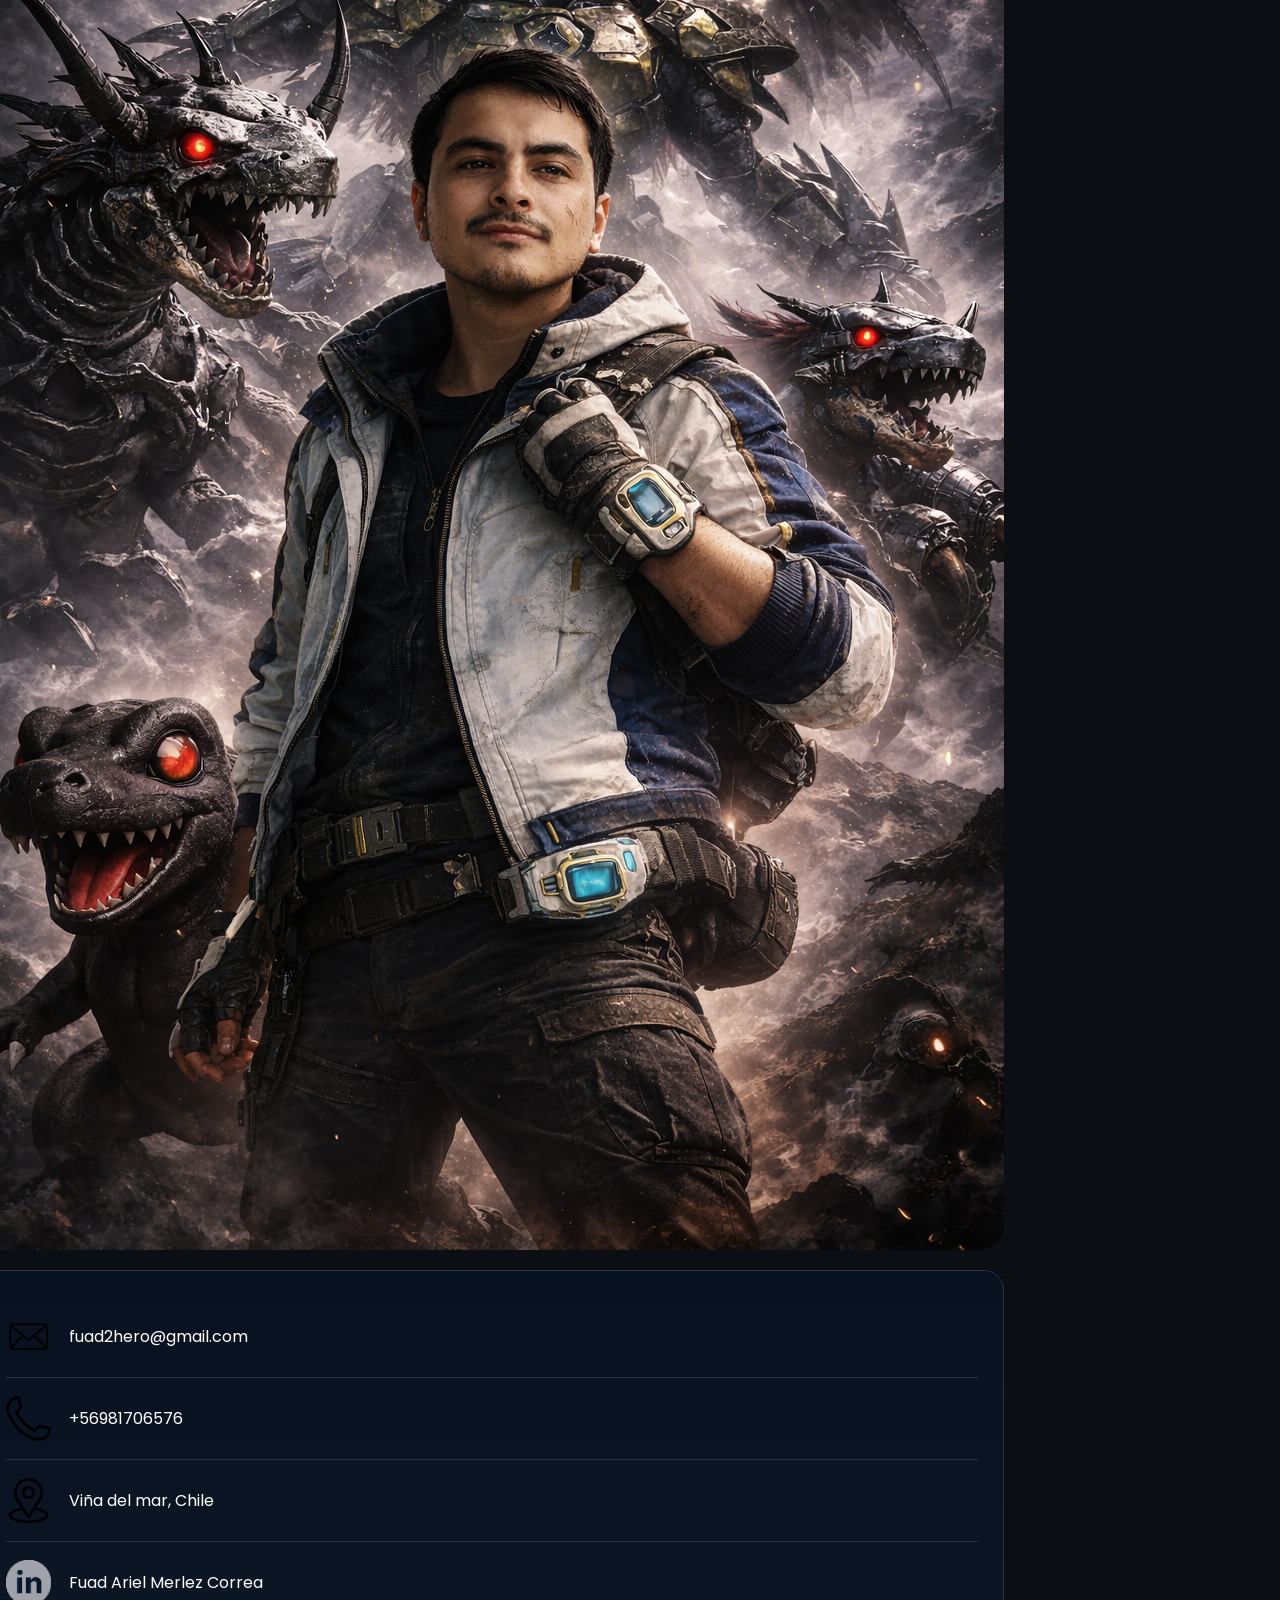
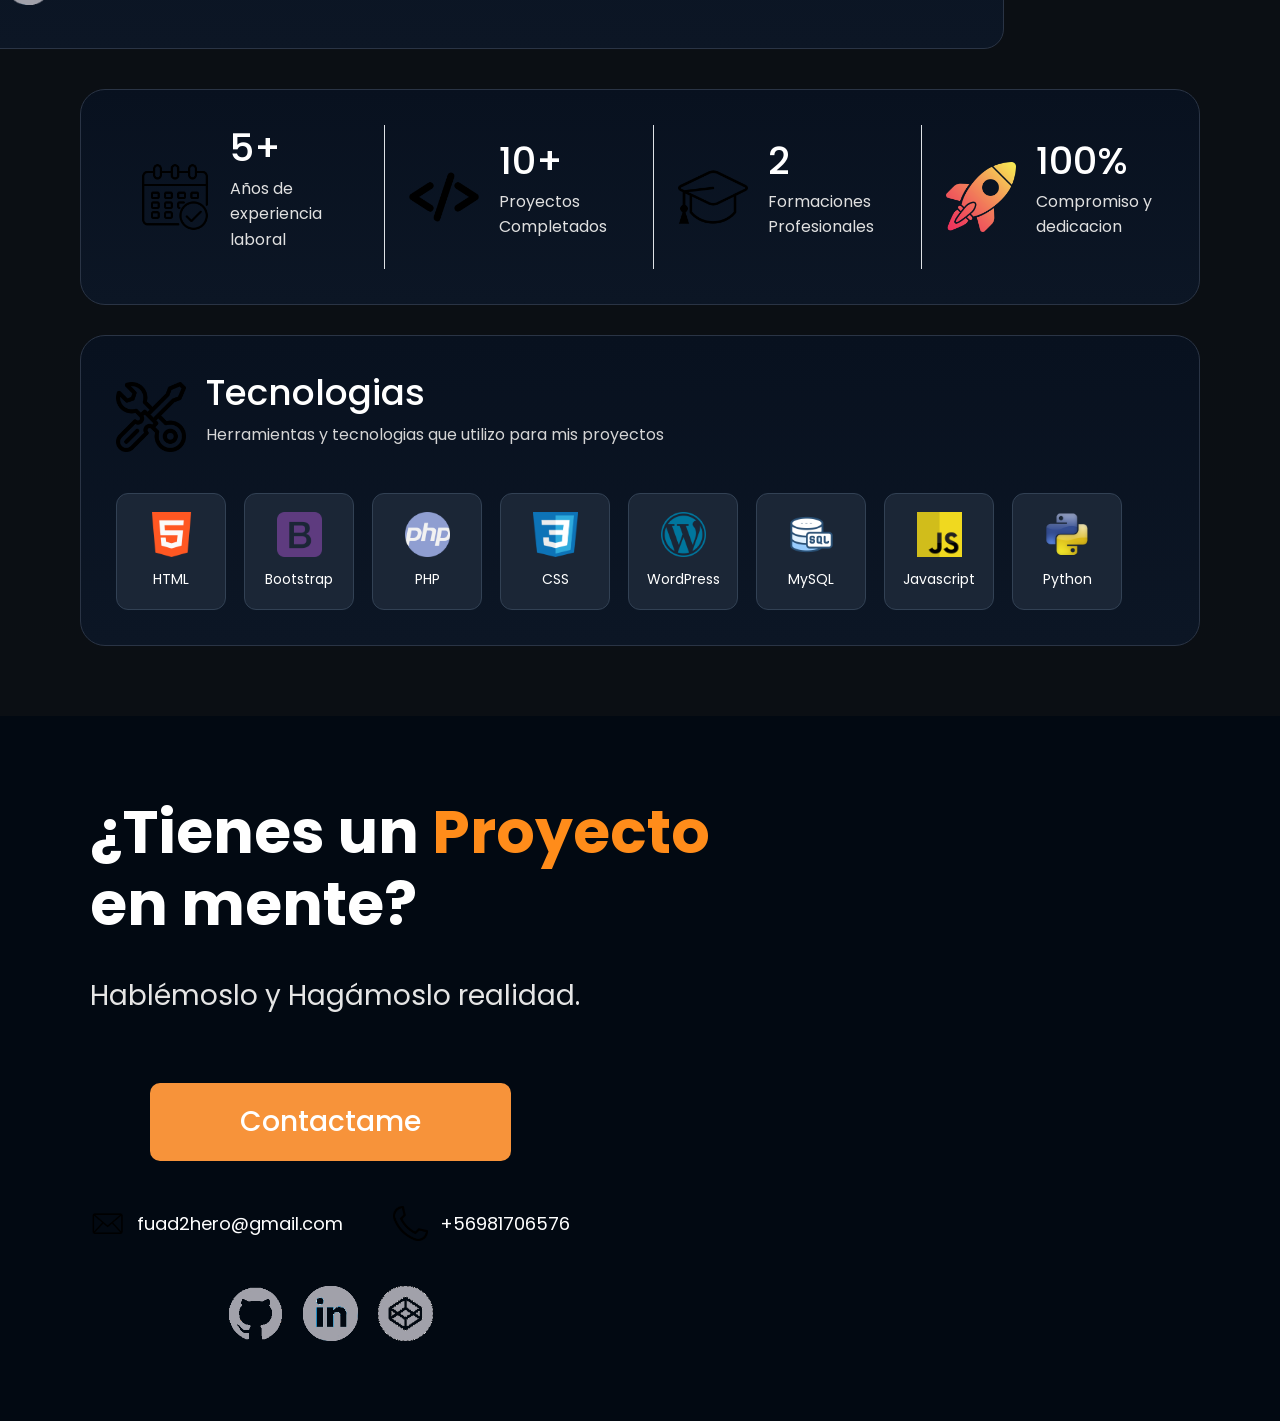
<file: sobremi.html>
<!DOCTYPE html>
<html lang="en">
<head>
    <meta charset="UTF-8">
    <meta name="viewport" content="width=device-width, initial-scale=1.0">
    <link href="https://cdn.jsdelivr.net/npm/bootstrap@5.3.3/dist/css/bootstrap.min.css" rel="stylesheet" integrity="sha384-QWTKZyjpPEjISv5WaRU9OFeRpok6YctnYmDr5pNlyT2bRjXh0JMhjY6hW+ALEwIH" crossorigin="anonymous">
    <link rel="stylesheet" href="style.css">
    <title>Portafolio</title>
</head>
<body>
    <header>
        <nav class="navbar">
            <div class="container-fluid">
                <a class="navbar-brand" href="#">
                <img src="img/Logo.png" alt="Logo" width="30" height="25" class="d-inline-block align-text-top">
                </a>
                <ul class="nav justify-content-end">
                    <li class="nav-item">
                        <a class="nav-link" href="index.html">Inicio</a>
                    </li>
                    <li class="nav-item">
                        <a class="nav-link" href="sobremi.html">Sobre Mi</a>
                    </li>
                    <li class="nav-item">
                        <a class="nav-link" href="experiencia.html">Experiencia</a>
                    </li>
                    <li class="nav-item">
                        <a class="nav-link" href="formacion.html">Formacion</a>
                    </li>
                    <li class="nav-item">
                        <a class="nav-link" href="proyectos.html">Proyectos</a>
                    </li>
                    <li class="nav-item">
                        <a class="nav-link" href="servicios.html">Servicios</a>
                    </li>
                    <li class="nav-item">
                        <a class="nav-link" href="contacto.html">Contacto</a>
                    </li>
                </ul>   
            </div>
        </nav>     
    </header>

    <section class="about2">

        <!-- HEADER -->
        <div class="about-header">

            <!-- TEXTO -->
            <div class="about-content">

                <span class="subtitle">
                    <span class="dot"></span>
                    Sobre mi
                </span>

                <h3>Hola, Soy</h3>

                <h1>
                    Fuad <span>Merlez</span>
                </h1>

                <h2>
                    Desarrollador Web & Ingeniero en Informatica
                </h2>

                <div class="line"></div>

                <p>
                    Ingeniero en informática titulado y estudiante de Desarrollo
                    Web. Me especializo en la creación de soluciones digitales
                    funcionales, combinando desarrollo web con conocimientos
                    técnicos en informática.
                    <br><br>
                    Cuento con experiencia en el desarrollo de sitios web,
                    maquetación y diseño de interfaces, utilizando tecnologías
                    como HTML, Bootstrap, PHP y WordPress.
                    <br><br>
                    Me apasiona la tecnología y el aprendizaje constante, lo que
                    me permite adaptarme a nuevos desafíos y herramientas
                    del entorno digital.
                </p>

                <!-- FRASE -->
                <div class="quote-box">
                    <img src="img/comillas.png" alt="Comillas">
                    <p>me enfoco en crear soluciones digitales funcionales que respondan a necesidades reales de usuarios y negocios.</p>
                </div>
            </div>

            <!-- IMAGEN -->
            <div class="about-image2">
                <img class="main-image" src="img/about-image.png" alt="Sobre mi">
                <!-- CARD CONTACTO -->
                <div class="contact-card">
                    <div class="contact-item">
                        <img src="img/email.png" alt="">
                        <span>fuad2hero@gmail.com</span>
                    </div>
                    <div class="contact-item">
                        <img src="img/telefono.png" alt="">
                        <span>+56981706576</span>
                    </div>
                    <div class="contact-item">
                        <img src="img/ubicacion.png" alt="">
                        <span>Viña del mar, Chile</span>
                    </div>
                    <div class="contact-item">
                        <img src="img/Link.png" alt="">
                        <span>Fuad Ariel Merlez Correa</span>
                    </div>
                </div>
            </div>
        </div>

        <!-- STATS -->
        <div class="stats-container">
            <!-- ITEM -->
            <div class="stat-box">
                <img src="img/calendario.png" alt="">
                <div>
                    <h2>5+</h2>
                    <p>Años de experiencia laboral
                    </p>
                </div>
            </div>

            <!-- ITEM -->
            <div class="stat-box border-start">
                <img src="img/habilidades.png" alt="">
                <div>
                    <h2>10+</h2>
                    <p>Proyectos Completados</p>
                </div>
            </div>

            <!-- ITEM -->
            <div class="stat-box border-start">
                <img src="img/educacion.png" alt="">
                <div>
                    <h2>2</h2>
                    <p>Formaciones Profesionales
                    </p>
                </div>
            </div>

            <!-- ITEM -->
            <div class="stat-box border-start">
                <img src="img/cohete.png" alt="">
                <div>
                    <h2>100%</h2>
                    <p>Compromiso y dedicacion
                    </p>
                </div>
            </div>
        </div>

        <!-- TECNOLOGIAS -->
        <div class="tech-container">
            <!-- TITULO -->
            <div class="tech-title">
                <img src="img/tools.png" alt="">
                <div>
                    <h2>Tecnologias</h2>
                    <p>Herramientas y tecnologias que utilizo para mis proyectos</p>
                </div>
            </div>

            <!-- ICONOS -->
            <div class="tech-icons">
                <div class="tech-item">
                    <img src="img/html.png" alt="">
                    <span>HTML</span>
                </div>
                <div class="tech-item">
                    <img src="img/bootstrap.png" alt="">
                    <span>Bootstrap</span>
                </div>
                <div class="tech-item">
                    <img src="img/php.png" alt="">
                    <span>PHP</span>
                </div>
                <div class="tech-item">
                    <img src="img/css.png" alt="">
                    <span>CSS</span>
                </div>
                <div class="tech-item">
                    <img src="img/wordpress.png" alt="">
                    <span>WordPress</span>
                </div>
                <div class="tech-item">
                    <img src="img/mysql.png" alt="">
                    <span>MySQL</span>
                </div>
                <div class="tech-item">
                    <img src="img/javascript.png" alt="">
                    <span>Javascript</span>
                </div>
                <div class="tech-item">
                    <img src="img/python.png" alt="">
                    <span>Python</span>
                </div>
            </div>
        </div>
    </section>

    <footer class="footer">
        <div class="footer-container">

            <!-- IZQUIERDA -->
            <div class="footer-left">
                <h1>¿Tienes un <span>Proyecto</span><br>en mente?</h1>
                <p>Hablémoslo y Hagámoslo realidad.</p>
            </div>

            <!-- DERECHA -->
            <div class="footer-right">

                <!-- BOTON -->
                <a href="#" class="footer-btn">Contactame</a>

                <!-- CONTACTO -->
                <div class="footer-contact">
                    <div class="contact-item2">
                        <img src="img/email.png" alt="Correo">
                        <span>fuad2hero@gmail.com</span>
                    </div>
                    <div class="contact-item2">
                        <img src="img/telefono.png" alt="Teléfono">
                        <span>+56981706576</span>
                    </div>
                </div>

                <!-- REDES -->
                <div class="footer-social">
                    <a href="#"><img src="img/github.png" alt="GitHub"></a>
                    <a href="#"><img src="img/Link.png" alt="LinkedIn"></a>
                    <a href="#"><img src="img/codepen.png" alt="Behance"></a>
                </div>
            </div>
        </div>
    </footer>

    <script src="https://cdn.jsdelivr.net/npm/bootstrap@5.3.3/dist/js/bootstrap.bundle.min.js" integrity="sha384-YvpcrYf0tY3lHB60NNkmXc5s9fDVZLESaAA55NDzOxhy9GkcIdslK1eN7N6jIeHz" crossorigin="anonymous"></script>
    <script src="https://code.jquery.com/jquery-3.7.1.min.js" integrity="sha256-/JqT3SQfawRcv/BIHPThkBvs0OEvtFFmqPF/lYI/Cxo=" crossorigin="anonymous"></script>
</body>
</html>
</file>
<file: style.css>
@import url('https://fonts.googleapis.com/css2?family=Montserrat:ital,wght@0,100..900;1,100..900&family=Poppins:ital,wght@0,100;0,200;0,300;0,400;0,500;0,600;0,700;0,800;0,900;1,100;1,200;1,300;1,400;1,500;1,600;1,700;1,800;1,900&display=swap');

*{
    margin: 0;
    padding: 0;
    box-sizing: border-box;
}

body{
    background-color: #0B0F14;
    font-family: 'Poppins', sans-serif;
    color: white;
}

header{
    background-color: #0B0F14;
    font-family: 'Poppins', sans-serif;
    color: white;
    margin-left: 5%;
    margin-right: 5%;
}

.nav-link{
    color: white;
}

.nav-link:hover{
    color: #fb923c;
}

/* HERO */

.hero{
    width: 100%;
    height: 100vh;
    position: relative;
    display: flex;
    align-items: center;
    overflow: hidden;
}

/* IMAGEN */

.hero-image{
    position: absolute;
    inset: 0;

    z-index: 1;
}

.hero-image img{
    width: 100%;
    height: 100%;
    object-fit: cover;
}

/* OVERLAY */

.overlay{
    position: absolute;
    inset: 0;
    z-index: 2;
    background:
    linear-gradient(
        100deg,
        #0B0F14 0%,
        rgba(0,0,0,0.90) 45%,
        rgba(0,0,0,0.50) 60%,
        rgba(0,0,0,0.10) 100%
    );
}

/* CONTENIDO */

.hero-content{
    position: relative;
    z-index: 3;

    max-width: 650px;

    padding-left: 80px;
}

/* MINI TITULO */

.hero-mini-title{
    color: #F97316;

    font-size: 1.5rem;
    font-weight: 600;

    margin-bottom: 10px;

    display: inline-block;
}

/* TITULOS */

.hero h1{
    font-size: 5rem;
    line-height: 1.1;

    font-weight: 700;

    margin-bottom: 5px;
}

.hero h2{
    font-size: 4rem;
    line-height: 1.1;

    font-weight: 700;

    margin-bottom: 30px;
}

.hero h2 span{
    color: #F97316;
}

/* TEXTO */

.hero p{
    font-size: 1.5rem;
    line-height: 1.8;

    color: #E5E7EB;

    margin-bottom: 40px;
}

/* BOTONES */

.hero-buttons{
    display: flex;
    gap: 20px;

    margin-bottom: 45px;
}

/* BOTON PRINCIPAL */

.btn-primary{
    background: #F97316;
    color: white;

    padding: 16px 34px;

    border-radius: 10px;

    text-decoration: none;

    font-weight: 600;

    transition: 0.3s;
}

.btn-primary:hover{
    background: #FB923C;
}

/* BOTON SECUNDARIO */

.btn-secondary{
    border: 2px solid #F97316;
    color: white;

    padding: 16px 34px;

    border-radius: 10px;

    text-decoration: none;

    font-weight: 500;

    transition: 0.3s;
}

.btn-secondary:hover{
    background: #F97316;
}

/* REDES */

.socials{
    display: flex;
    gap: 25px;
}

.socials a{
    width: 50px;
    height: 50px;

    border-radius: 50%;

    border: 1px solid rgba(255,255,255,0.15);

    display: flex;
    justify-content: center;
    align-items: center;

    color: white;

    text-decoration: none;

    font-size: 1.3rem;

    transition: 0.3s;
}

.socials a:hover{
    background: #F97316;
    border-color: #F97316;

    transform: translateY(-4px);
}

.about{
    width: 100%;
    min-height: 100vh;
    display: flex;
    justify-content: center;
    align-items: center;
    padding: 60px 20px;
}

.about-container{
    max-width: 1200px;
    width: 100%;
    display: flex;
    align-items: center;
    justify-content: center;
    gap: 60px;
}

.about-image img{
    width: 420px;
    border-radius: 12px;
    object-fit: cover;
    display: block;
}

.about-content{
    max-width: 500px;
}

.subtitle{
    color: #FF8C00;
    font-size: 18px;
    font-weight: 600;
    margin-bottom: 15px;
    display: inline-block;
}

.about-content h1{
    font-size: 40px;
    line-height: 1.1;
    margin-bottom: 25px;
    font-weight: 700;
}

.about-content p{
    color: #C5C5C5;
    font-size: 18px;
    line-height: 1.8;
    margin-bottom: 35px;
}

.btn-about{
    display: inline-block;
    padding: 14px 32px;
    border: 2px solid #FF8C00;
    border-radius: 10px;
    color: #FF8C00;
    text-decoration: none;
    font-weight: 600;
    transition: 0.3s ease;
}

.btn-about:hover{
    background-color: #FF8C00;
    color: white;
}

.info-section{
    background-color: #f5f5f5;
    width: 100%;
    min-height: 80vh;
    display: flex;
    justify-content: center;
    align-items: center;
    gap: 30px;
    padding: 50px 20px;
    flex-wrap: wrap;
}

.card-info{
    width: 300px;
    background-color: white;
    border: 1px solid #d8d8d8;
    border-radius: 12px;
    padding: 35px 30px;
    transition: 0.3s ease;
}

.card-info:hover{
    transform: translateY(-5px);
    box-shadow: 0 10px 20px rgba(0,0,0,0.08);
}

.icon{
    text-align: center;
    margin-bottom: 18px;
}

.icon img{
    width: 60px;
    height: 60px;
    object-fit: contain;
}

.card-info h2{
    text-align: center;
    margin-bottom: 20px;

    font-size: 28px;
    font-weight: 600;
    color: #111;
}

.card-info ul{
    padding-left: 20px;
}

.card-info ul li{
    margin-bottom: 12px;
    color: #333;
    font-size: 16px;
    line-height: 1.5;
}


/* SECTION */

.projects{
    width: 100%;
    min-height: 100vh;

    padding: 70px 80px;
}

/* HEADER */

.projects-header{
    display: flex;
    justify-content: space-between;
    align-items: center;
    margin-bottom: 60px;
}

.projects-header h1{
    font-size: 48px;
    font-weight: 700;
}

.btn-projects{
    padding: 18px 35px;
    border: 1px solid #FF7A00;
    border-radius: 10px;
    text-decoration: none;
    color: #FF7A00;
    font-size: 20px;
    font-weight: 500;
    transition: 0.3s ease;
}

.btn-projects:hover{
    background-color: #FF7A00;
    color: white;
}

/* CARDS */

.projects-container{
    display: flex;
    gap: 30px;
    flex-wrap: wrap;
}

.project-card{
    align-items: center;
    width: 390px;
    background: linear-gradient(to bottom, #07101D, #091221);
    border-radius: 25px;
    overflow: hidden;
    transition: 0.3s ease;
    margin-left: 2%;
}

.project-card:hover{
    transform: translateY(-8px);
}

.project-image img{
    width: 100%;
    height: 250px;
    object-fit: cover;
    display: block;
}

.project-content{
    padding: 35px;
}

.project-content h2{
    font-size: 38px;
    margin-bottom: 18px;
}

.project-content p{
    font-size: 18px;
    line-height: 1.7;
    color: #D6D6D6;
    margin-bottom: 25px;
}

/* TAGS */

.technologies{
    display: flex;
    gap: 12px;
    flex-wrap: wrap;
    margin-bottom: 30px;
}

.technologies span{
    background-color: #1D2938;
    padding: 10px 18px;
    border-radius: 6px;
    font-size: 15px;
    font-weight: 600;
}

/* LINK */

.project-link{
    color: #FF7A00;
    text-decoration: none;
    font-size: 24px;
    font-weight: 500;
}

.project-link:hover{
    text-decoration: underline;
}

/* SECTION */

.services{
    width: 100%;
    min-height: 50vh;
    background-color: #f3f3f3;
    padding: 70px 80px;
}

/* TITULO */

.services-title{
    margin-bottom: 80px;
}

.services-title h1{
    font-size: 48px;
    font-weight: 700;
    color: #111827;
}

/* CONTENEDOR */

.services-container{
    display: flex;
    justify-content: space-between;
    align-items: center;
    gap: 40px;
    flex-wrap: wrap;
}

/* CARD */

.service-box{
    display: flex;
    align-items: center;
    gap: 25px;
    max-width: 400px;
}

/* ICONOS */

.service-icon img{
    width: 130px;
    height: 130px;
    object-fit: contain;
}

/* CONTENIDO */

.service-content h2{
    font-size: 29px;
    font-weight: 700;
    color: #111827;
    margin-bottom: 10px;
}

.service-content p{
    font-size: 17px;
    line-height: 1.7;
    color: #333;
}

/* FOOTER */

.footer{
    width: 100%;
    background-color: #020912;
    padding: 80px 90px;
}

/* CONTENEDOR */

.footer-container{
    display: flex;
    justify-content: space-between;
    align-items: center;
    gap: 50px;
    flex-wrap: wrap;
}

/* IZQUIERDA */

.footer-left h1{
    font-size: 60px;
    font-weight: 700;
    line-height: 1.2;
    color: white;
    margin-bottom: 35px;
}

.footer-left h1 span{
    color: #FF8C1A;
}

.footer-left p{
    color: #E5E5E5;
    font-size: 28px;
    font-weight: 400;
}

/* DERECHA */

.footer-right{
    display: flex;
    flex-direction: column;
    align-items: center;
}

/* BOTON */

.footer-btn{
    background-color: #F7933A;
    color: white;
    text-decoration: none;
    padding: 18px 90px;
    border-radius: 10px;
    font-size: 28px;
    font-weight: 500;
    transition: 0.3s ease;
    margin-bottom: 45px;
}

.footer-btn:hover{
    background-color: #ff860d;
}

/* CONTACTO */

.footer-contact{
    display: flex;
    gap: 50px;
    margin-bottom: 45px;
    flex-wrap: wrap;
    justify-content: center;
}

.contact-item2{
    display: flex;
    align-items: center;
    gap: 12px;
}

.contact-item2 img{
    width: 35px;
    height: 35px; 
    object-fit: contain;
}

.contact-item2 span{
    color: white;
    font-size: 18px;
}

/* REDES */

.footer-social{
    display: flex;
    align-items: center;
    gap: 20px;
}

.footer-social img{
    width: 55px;
    height: 55px;
    object-fit: contain;
    transition: 0.3s ease;
}

.footer-social img:hover{
    transform: scale(1.1);
}

/* SECTION */

.contact{
    width: 100%;
    min-height: 100vh;

    padding: 70px 80px;
}

/* HEADER */

.contact-header{
    margin-bottom: 60px;
}

.subtitle{
    display: flex;
    align-items: center;
    gap: 10px;

    color: #FF8C1A;
    font-size: 22px;
    font-weight: 600;

    margin-bottom: 15px;
}

.dot{
    width: 14px;
    height: 14px;

    background-color: #FF8C1A;
    border-radius: 50%;
}

.contact-header h1{
    font-size: 72px;
    font-weight: 700;

    margin-bottom: 20px;
}

.contact-header p{
    color: #D5D5D5;
    font-size: 24px;
    line-height: 1.7;
}

/* CONTENEDOR */

.contact-container{
    display: flex;
    gap: 30px;
    margin-bottom: 30px;
    flex-wrap: wrap;
}

/* CARDS */

.contact-info, .contact-form, .contact-cta{
    background: linear-gradient(to bottom, #08111F, #0C1625);
    border: 1px solid #2A3445;
    border-radius: 25px;
}

/* INFO */

.contact-info{
    width: 420px;
    padding: 35px;
}

.info-header{
    display: flex;
    gap: 20px;
    margin-bottom: 35px;
}

.info-header img{
    width: 70px;
    height: 70px;
}

.info-header h2{
    font-size: 30px;
    margin-bottom: 10px;
}

.info-header p{
    color: #D5D5D5;
    line-height: 1.7;
}

/* ITEMS */

.info-item{
    display: flex;
    gap: 20px;
    padding: 18px 0;
    border-top: 1px solid #2A3445;
}

.info-item img{
    width: 55px;
    height: 55px;
    object-fit: contain;
}

.info-item h3{
    font-size: 24px;
    margin-bottom: 6px;
}

.info-item span{
    color: #FF8C1A;
    font-size: 16px;
}

.socials{
    display: flex;
    gap: 15px;
    margin-top: 10px;
}

.socials img{
    width: 40px;
    height: 40px;
}

/* FORM */

.contact-form{
    flex: 1;
    padding: 35px;
}

.form-header{
    display: flex;
    gap: 20px;
    margin-bottom: 35px;
}

.form-header img{
    width: 70px;
    height: 70px;
}

.form-header h2{
    font-size: 32px;
    margin-bottom: 8px;
}

.form-header p{
    color: #7D8696;
}

/* FORM INPUTS */

form{
    display: flex;
    flex-direction: column;
    gap: 18px;
}

.form-row{
    display: flex;
    gap: 18px;
}

input, textarea{
    width: 100%;
    background-color: #1B2636;
    border: 1px solid #324154;
    border-radius: 10px;
    padding: 18px;
    color: white;
    font-size: 16px;
    outline: none;
}

textarea{
    height: 180px;
    resize: none;
}

input::placeholder, textarea::placeholder{
    color: #A6B0C0;
}

/* FOOTER FORM */

.form-footer{
    display: flex;
    justify-content: space-between;
    align-items: center;

    gap: 20px;
    flex-wrap: wrap;
}

button{
    display: flex;
    align-items: center;
    gap: 12px;
    background-color: #F7933A;
    border: none;
    color: white;
    font-size: 18px;
    font-weight: 500;
    padding: 16px 28px;
    border-radius: 10px;
    cursor: pointer;
    transition: 0.3s;
}

button:hover{
    background-color: #ff860d;
}

button img{
    width: 28px;
    height: 28px;
}

.secure{
    display: flex;
    align-items: center;
    gap: 10px;
    color: #D5D5D5;
    font-size: 14px;
}

.secure img{
    width: 24px;
    height: 24px;
}

/* CTA */

.contact-cta{
    display: flex;
    justify-content: space-between;
    gap: 30px;
    padding: 35px;
    flex-wrap: wrap;
}

.cta-box{
    display: flex;
    align-items: center;
    gap: 25px;

    flex: 1;
}

.cta-box img{
    width: 90px;
    height: 90px;
    object-fit: contain;
}

.cta-box h2{
    font-size: 30px;
    margin-bottom: 10px;
}

.cta-box p{
    color: #D5D5D5;
    line-height: 1.7;
}

.cta-btn{
    display: flex;
    align-items: center;
    gap: 10px;
    background-color: #F7933A;
    color: white;
    text-decoration: none;
    padding: 14px 22px;
    border-radius: 10px;
    white-space: nowrap;
}

.cta-btn img{
    width: 24px;
    height: 24px;
}

/* SECTION */

.about2{
    display: grid;
    width: 100%;
    min-height: 100vh;
    padding: 70px 80px;
}

/* HEADER */

.about-header{
    display: flex;
    justify-content: space-between;
    gap: 50px;
    margin-bottom: 40px;
    flex-wrap: wrap;
}

.about-content{
    flex: 1;
    max-width: 700px;
}

.subtitle{
    display: flex;
    align-items: center;
    gap: 10px;
    color: #FF8C1A;
    font-size: 22px;
    font-weight: 600;
    margin-bottom: 20px;
}

.dot{
    width: 14px;
    height: 14px;
    background-color: #FF8C1A;
    border-radius: 50%;
}

.about-content h3{
    font-size: 40px;
    margin-bottom: 10px;
}

.about-content h1{
    font-size: 85px;
    line-height: 1.1;
    margin-bottom: 10px;
}

.about-content h1 span{
    color: #FF8C1A;
}

.about-content h2{
    font-size: 34px;
    margin-bottom: 30px;
}

.line{
    width: 120px;
    height: 3px;
    background-color: #FF8C1A;
    margin-bottom: 35px;
}

.about-content p{
    color: #E0E0E0;
    font-size: 24px;
    line-height: 1.8;
}

/* QUOTE */

.quote-box{
    display: flex;
    align-items: center;
    gap: 25px;
    background: linear-gradient(to bottom, #08111F, #0C1625);
    border: 1px solid #2A3445;
    border-radius: 20px;
    padding: 30px;
    margin-top: 40px;
}

.quote-box img{
    width: 70px;
    height: 70px;
}

.quote-box p{
    font-size: 22px;
}

/* IMAGEN */

.about-image2{
    position: relative;
    right: 100px;
}

.main-image{
    width: 520px;
    border-radius: 25px;
    object-fit: cover;
}

/* CONTACT CARD */

.contact-card{
    position: absolute;
    right: -100px;
    bottom: 450px;
    background: linear-gradient(to bottom, #08111F, #0C1625);
    border: 1px solid #2A3445;
    border-radius: 20px;
    padding: 25px;
    width: 320px;
}

.contact-item{
    display: flex;
    align-items: center;
    gap: 18px;
    padding: 18px 0;
    border-bottom: 1px solid #2A3445;
}

.contact-item:last-child{
    border-bottom: none;
}

.contact-item img{
    width: 45px;
    height: 45px;
}

.contact-item span{
    font-size: 16px;
}

/* STATS */

.stats-container{
    display: grid;
    grid-template-columns: repeat(4,1fr);
    gap: 25px;
    background: linear-gradient(to bottom, #08111F, #0C1625);
    border: 1px solid #2A3445;
    border-radius: 25px;
    padding: 35px;
    margin-bottom: 30px;
}

.stat-box{
    display: flex;
    align-items: center;
    gap: 20px;
    
}

.stat-box img{
    margin-left: 10%;
    width: 70px;
    height: 70px;
}

.stat-box h2{
    font-size: 38px;
    margin-bottom: 5px;
}

.stat-box p{
    color: #E0E0E0;
    line-height: 1.6;
}

/* TECH */

.tech-container{
    display: flex;
    justify-content: space-between;
    align-items: center;
    gap: 30px;
    background: linear-gradient(to bottom, #08111F, #0C1625);
    border: 1px solid #2A3445;
    border-radius: 25px;
    padding: 35px;
    flex-wrap: wrap;
}

.tech-title{
    display: flex;
    align-items: center;
    gap: 20px;
}

.tech-title img{
    width: 70px;
    height: 70px;
}

.tech-title h2{
    font-size: 36px;
    margin-bottom: 8px;
}

.tech-title p{
    color: #D5D5D5;
    line-height: 1.6;
}

/* ICONOS */

.tech-icons{
    display: flex;
    gap: 18px;
    flex-wrap: wrap;
}

.tech-item{
    background-color: #1B2636;
    border: 1px solid #324154;
    border-radius: 12px;
    padding: 18px;
    width: 110px;
    text-align: center;
}

.tech-item img{
    width: 45px;
    height: 45px;
    margin-bottom: 10px;
}

.tech-item span{
    font-size: 14px;
}

/* SECTION */

.services-page{
    width: 100%;
    min-height: 100vh;

    padding: 60px 80px;
}

/* HEADER */

.services-page-header{
    margin-bottom: 50px;
}

.services-page-subtitle{
    display: flex;
    align-items: center;
    gap: 10px;

    color: #FF8C1A;
    font-size: 18px;
    font-weight: 600;

    margin-bottom: 15px;
}

.services-page-dot{
    width: 12px;
    height: 12px;

    background-color: #FF8C1A;
    border-radius: 50%;
}

.services-page-header h1{
    font-size: 64px;
    margin-bottom: 15px;
}

.services-page-header p{
    color: #D5D5D5;
    line-height: 1.8;
    font-size: 18px;
}

/* CARDS */

.services-page-cards{
    display: grid;
    grid-template-columns: repeat(3,1fr);

    gap: 25px;

    margin-bottom: 30px;
}

.services-page-card{
    background: linear-gradient(to bottom, #08111F, #0C1625);

    border: 1px solid #2A3445;
    border-radius: 18px;

    padding: 20px;
}

.services-page-card-top{
    display: flex;
    gap: 18px;

    margin-bottom: 20px;
}

.services-page-card-top img{
    width: 70px;
    height: 70px;
    object-fit: contain;
}

.services-page-card-top h2{
    font-size: 28px;
    margin-bottom: 10px;
}

.services-page-card-top p{
    color: #D5D5D5;
    line-height: 1.7;
    font-size: 15px;
}

.services-page-divider{
    width: 100%;
    height: 1px;

    background-color: #2A3445;

    margin-bottom: 20px;
}

.services-page-card-bottom{
    display: flex;
    justify-content: space-between;
    align-items: flex-end;
    gap: 20px;
}

.services-page-card-bottom h3{
    color: #FF8C1A;
    font-size: 16px;

    margin-bottom: 10px;
}

.services-page-card-bottom ul{
    padding-left: 18px;
}

.services-page-card-bottom li{
    color: #D5D5D5;
    margin-bottom: 8px;
    font-size: 14px;
}

.services-page-card-bottom img{
    width: 120px;
    object-fit: contain;
}

/* PROCESO */

.services-page-process{
    display: grid;
    grid-template-columns: 1.2fr repeat(4,1fr);
    gap: 20px;
    background: linear-gradient(to bottom, #08111F, #0C1625);
    border: 1px solid #2A3445;
    border-radius: 18px;
    padding: 25px;
    margin-bottom: 30px;
}

.services-page-process-title h2{
    font-size: 32px;
    line-height: 1.4;
}

.services-page-process-item{
    display: flex;
    gap: 15px;
}

.services-page-process-item img{
    width: 45px;
    height: 45px;
}

.services-page-process-item span{
    color: #FF8C1A;
    font-size: 22px;
    font-weight: 700;
}

.services-page-process-item h3{
    margin-bottom: 6px;
}

.services-page-process-item p{
    color: #D5D5D5;
    font-size: 14px;
    line-height: 1.6;
}

/* FOOTER */

.services-page-footer{
    display: grid;
    grid-template-columns: 2fr 1fr;
    gap: 25px;
}

/* TECH */

.services-page-tech{
    display: flex;
    justify-content: space-between;
    gap: 30px;
    background: linear-gradient(to bottom, #08111F, #0C1625);
    border: 1px solid #2A3445;
    border-radius: 18px;
    padding: 25px;
}

.services-page-tech-title{
    max-width: 260px;
}

.services-page-tech-title h2{
    margin-bottom: 10px;
    font-size: 26px;
}

.services-page-tech-title p{
    color: #D5D5D5;
    line-height: 1.7;
    font-size: 14px;
}

.services-page-tech-icons{
    display: flex;
    gap: 12px;
    flex-wrap: wrap;
}

.services-page-tech-item{
    width: 85px;
    background-color: #1B2636;
    border: 1px solid #324154;
    border-radius: 10px;
    padding: 12px;
    text-align: center;
}

.services-page-tech-item img{
    width: 38px;
    height: 38px;
    margin-bottom: 8px;
}

.services-page-tech-item span{
    font-size: 12px;
}

/* CTA */

.services-page-cta{
    display: flex;
    align-items: center;
    gap: 18px;
    background: linear-gradient(to bottom, #08111F, #0C1625);
    border: 1px solid #2A3445;
    border-radius: 18px;
    padding: 25px;
}

.services-page-cta img{
    width: 55px;
    height: 55px;
}

.services-page-cta h2{
    font-size: 18px;
    margin-bottom: 10px;
}

.services-page-cta p{
    color: #D5D5D5;
    font-size: 14px;
    line-height: 1.6;
}

.services-page-cta a{
    background-color: #FF8C1A;
    color: white;
    text-decoration: none;
    padding: 12px 18px;
    border-radius: 8px;
    font-size: 12px;
    font-weight: 600;
    white-space: nowrap;
    transition: 0.3s;
}

.services-page-cta a:hover{
    background-color: #ff7600;
}

/* SECTION */

.projects-page{
    width: 100%;
    min-height: 100vh;
    padding: 60px 80px;
}

/* HEADER */

.projects-page-header{
    margin-bottom: 40px;
}

.projects-page-subtitle{
    display: flex;
    align-items: center;
    gap: 10px;
    color: #FF8C1A;
    font-size: 20px;
    font-weight: 600;
    margin-bottom: 15px;
}

.projects-page-dot{
    width: 12px;
    height: 12px;
    background-color: #FF8C1A;
    border-radius: 50%;
}

.projects-page-header h1{
    font-size: 72px;
    margin-bottom: 15px;
}

.projects-page-header p{
    color: #D5D5D5;
    font-size: 20px;
    line-height: 1.8;
}

/* FILTROS */

.projects-page-filters{
    display: flex;
    gap: 15px;
    flex-wrap: wrap;
    margin-bottom: 40px;
}

.projects-page-filter{
    display: flex;
    align-items: center;
    gap: 10px;
    background: transparent;
    border: 1px solid #4A5568;
    border-radius: 10px;
    color: white;
    padding: 12px 18px;
    cursor: pointer;
    transition: 0.3s;
}

.projects-page-filter img{
    width: 22px;
    height: 22px;
}

.projects-page-filter:hover{
    border-color: #FF8C1A;
}

.projects-page-filter.active{
    color: #FF8C1A;
    border-color: #FF8C1A;
}

/* GRID */

.projects-page-grid{
    display: grid;
    grid-template-columns: repeat(3,1fr);
    gap: 25px;
}

/* CARD */

.projects-page-card{
    background: linear-gradient(to bottom, #08111F, #0C1625);
    border: 1px solid #2A3445;
    border-radius: 22px;
    overflow: hidden;
    transition: 0.3s;
}

.projects-page-card:hover{
    transform: translateY(-6px);
    border-color: #FF8C1A;
}

.projects-page-card-image{
    width: 100%;
    height: 250px;

    object-fit: cover;
}

.projects-page-card-content{
    padding: 22px;
}

.projects-page-card-content h2{
    font-size: 32px;
    margin-bottom: 12px;
}

.projects-page-card-content p{
    color: #D5D5D5;
    line-height: 1.7;
    font-size: 15px;
    margin-bottom: 20px;
}

/* TAGS */

.projects-page-tags{
    display: flex;
    gap: 10px;
    flex-wrap: wrap;
    margin-bottom: 25px;
}

.projects-page-tags span{
    display: flex;
    align-items: center;
    gap: 8px;
    background-color: #1B2636;
    border: 1px solid #324154;
    border-radius: 20px;
    padding: 8px 14px;
    font-size: 13px;
}

.projects-page-tags img{
    width: 18px;
    height: 18px;
}

/* LINKS */

.projects-page-links{
    display: flex;
    justify-content: space-between;
    align-items: center;
    padding-top: 18px;
    border-top: 1px solid #2A3445;
}

.projects-page-links a{
    display: flex;
    align-items: center;
    gap: 8px;
    color: white;
    text-decoration: none;
    font-size: 14px;
    transition: 0.3s;
}

.projects-page-links a:first-child{
    color: #FF8C1A;
}

.projects-page-links a:hover{
    opacity: 0.7;
}

.projects-page-links img{
    width: 18px;
    height: 18px;
}

/* SECTION */

.project-detail-page{
    width: 100%;
    min-height: 100vh;
    padding: 60px 80px;
}

/* HERO */

.project-detail-page-hero{
    display: flex;
    justify-content: space-between;
    align-items: center;
    gap: 50px;
    margin-bottom: 40px;
    flex-wrap: wrap;
}

/* INFO */

.project-detail-page-info{
    flex: 1;
    max-width: 520px;
}

.project-detail-page-subtitle{
    display: flex;
    align-items: center;
    gap: 12px;
    color: #FF8C1A;
    font-size: 20px;
    font-weight: 600;
    margin-bottom: 20px;
}

.project-detail-page-dot{
    width: 14px;
    height: 14px;
    background-color: #FF8C1A;
    border-radius: 50%;
}

.project-detail-page-info h1{
    font-size: 78px;
    line-height: 1.1;
    margin-bottom: 20px;
}

.project-detail-page-info p{
    color: #B9C0CC;
    font-size: 20px;
    line-height: 1.8;
    margin-bottom: 35px;
}

/* BUTTONS */

.project-detail-page-buttons{
    display: flex;
    gap: 18px;
    flex-wrap: wrap;
}

.project-detail-page-btn{
    display: flex;
    align-items: center;
    gap: 12px;
    padding: 18px 28px;
    border-radius: 12px;
    text-decoration: none;
    font-weight: 500;
    transition: 0.3s;
}

.project-detail-page-btn img{
    width: 22px;
    height: 22px;
}

.project-detail-page-btn.primary{
    background-color: #FF8C1A;
    color: white;
}

.project-detail-page-btn.primary:hover{
    background-color: #ff7600;
}

.project-detail-page-btn.secondary{
    border: 1px solid #FF8C1A;
    color: #FF8C1A;
}

.project-detail-page-btn.secondary:hover{
    background-color: #FF8C1A;
    color: white;
}

/* IMAGE */

.project-detail-page-image{
    flex: 1;
}

.project-detail-page-image img{
    width: 100%;
    border-radius: 18px;
    object-fit: cover;
}

/* STATS */

.project-detail-page-stats{
    display: grid;
    grid-template-columns: repeat(4,1fr);
    gap: 25px;
    background: linear-gradient(to bottom, #08111F, #0C1625);
    border: 1px solid #2A3445;
    border-radius: 22px;
    padding: 35px;
    margin-bottom: 50px;
}

.project-detail-page-stat-item{
    display: flex;
    align-items: center;
    gap: 18px;
    padding-right: 20px;
    border-right: 1px solid #2A3445;
}

.project-detail-page-stat-item:last-child{
    border-right: none;
}

.project-detail-page-stat-item img{
    width: 60px;
    height: 60px;
}

.project-detail-page-stat-item h3{
    font-size: 22px;
    margin-bottom: 8px;
}

.project-detail-page-stat-item span{
    color: #9AA3B2;
    font-size: 16px;
}

/* DETAILS */

.project-detail-page-details{
    display: grid;
    grid-template-columns: repeat(4,1fr);
    gap: 30px;
}

.project-detail-page-detail-box{
    display: flex;
    align-items: flex-start;
    gap: 18px;
}

.project-detail-page-detail-box img{
    width: 55px;
    height: 55px;
}

.project-detail-page-detail-box h2{
    font-size: 28px;
    margin-bottom: 15px;
}

.project-detail-page-detail-box p{
    color: #AEB6C4;
    font-size: 15px;
    line-height: 1.8;
}

/* ========================================= */
/* PROJECT PROCESS DETAIL */
/* ========================================= */

.project-process-detail-section{
    width: 100%;
    background: linear-gradient(to bottom, #08111F, #0C1625);
    border: 1px solid #2A3445;
    border-radius: 22px;
    padding: 35px;
    margin-top: 40px;
}

/* HEADER */

.project-process-detail-header{
    margin-bottom: 40px;
}

.project-process-detail-header h2{
    font-size: 36px;
    margin-bottom: 10px;
}

.project-process-detail-header p{
    color: #9AA3B2;
    font-size: 17px;
}

/* TIMELINE */

.project-process-detail-timeline{
    position: relative;
    display: flex;
    flex-direction: column;
    gap: 28px;
}

.project-process-detail-line{
    position: absolute;
    left: 12px;
    top: 0;
    width: 2px;
    height: 100%;
    background-color: #FF8C1A;
}

/* ITEM */

.project-process-detail-item{
    display: flex;
    align-items: flex-start;
    gap: 25px;
    position: relative;
    z-index: 2;
}

/* NUMBER */

.project-process-detail-number{
    min-width: 28px;
    height: 28px;
    background-color: #FF8C1A;
    border-radius: 50%;
    display: flex;
    justify-content: center;
    align-items: center;
    font-size: 14px;
    font-weight: 600;
    color: white;
}

/* CARD */

.project-process-detail-card{
    width: 100%;
    display: flex;
    justify-content: space-between;
    align-items: center;
    gap: 30px;
    background: rgba(255,255,255,0.03);
    border: 1px solid #2A3445;
    border-radius: 18px;
    padding: 22px;
}

/* INFO */

.project-process-detail-info{
    display: flex;
    align-items: flex-start;
    gap: 18px;
    max-width: 500px;
}

.project-process-detail-info img{
    width: 55px;
    height: 55px;
}

.project-process-detail-info h3{
    font-size: 24px;
    margin-bottom: 10px;
}

.project-process-detail-info p{
    color: #9AA3B2;
    font-size: 14px;
    line-height: 1.8;
}

/* GALLERY */

.project-process-detail-gallery{
    display: flex;
    gap: 15px;
}

.project-process-detail-gallery img{
    width: 140px;
    height: 95px;
    object-fit: cover;
    border-radius: 12px;
}

/* ========================================= */
/* RESULTS */
/* ========================================= */

.project-results-detail-section{
    display: grid;
    grid-template-columns: repeat(2,1fr);
    gap: 25px;
    margin-top: 40px;
}

.project-results-detail-card{
    background: linear-gradient(to bottom, #08111F, #0C1625);
    border: 1px solid #2A3445;
    border-radius: 18px;
    padding: 35px;
}

.project-results-detail-card h2{
    font-size: 32px;
    margin-bottom: 30px;
}

.project-results-detail-card ul{
    list-style: none;
    display: flex;
    flex-direction: column;
    gap: 22px;
}

.project-results-detail-card li{
    display: flex;
    align-items: center;
    gap: 15px;
    color: #D5D5D5;
    font-size: 16px;
}

.project-results-detail-card li img{
    width: 22px;
    height: 22px;
}

/* ====================================== */
/* EXPERIENCE PAGE */
/* ====================================== */

.experience-page-section{
    width: 100%;
    padding: 70px 80px 40px;
}

/* HERO */

.experience-page-hero{
    display: flex;
    justify-content: space-between;
    align-items: center;
    gap: 50px;
    flex-wrap: wrap;
}

/* LEFT */

.experience-page-left{
    flex: 1;
    max-width: 550px;
}

.experience-page-subtitle{
    display: flex;
    align-items: center;
    gap: 12px;
    color: #FF8C1A;
    font-size: 22px;
    font-weight: 600;
    margin-bottom: 20px;
}

.experience-page-dot{
    width: 14px;
    height: 14px;
    background-color: #FF8C1A;
    border-radius: 50%;
}

.experience-page-left h1{
    font-size: 70px;
    line-height: 1.1;
    margin-bottom: 25px;
}

.experience-page-left h1 span{
    display: block;
    color: #FF8C1A;
}

.experience-page-left p{
    color: #B5BCC8;
    font-size: 18px;
    line-height: 1.9;
    margin-bottom: 35px;
}

/* STATS */

.experience-page-stats{
    display: flex;
    gap: 40px;
    flex-wrap: wrap;
}

.experience-page-stat-item{
    display: flex;
    align-items: center;
    gap: 15px;
}

.experience-page-stat-item img{
    width: 55px;
    height: 55px;
}

.experience-page-stat-item h2{
    font-size: 48px;
    line-height: 1;
}

.experience-page-stat-item span{
    color: #B5BCC8;
    font-size: 15px;
}

/* RIGHT */

.experience-page-right{
    flex: 1;
}

.experience-page-right img{
    width: 100%;
    border-radius: 18px;
    object-fit: cover;
}

/* ====================================== */
/* TIMELINE */
/* ====================================== */

.experience-timeline-section{
    width: 90%;
    padding: 20px 80px 40px;
}

.experience-timeline-section{
    background: linear-gradient(to bottom, #08111F, #0C1625);
    border: 1px solid #293444;
    border-radius: 22px;
    margin: 0 80px 50px;
    padding: 35px;
}

/* HEADER */

.experience-timeline-title{
    display: flex;
    align-items: flex-start;
    gap: 18px;
    margin-bottom: 40px;
}

.experience-timeline-title img{
    width: 55px;
    height: 55px;
}

.experience-timeline-title h2{
    font-size: 34px;
    margin-bottom: 8px;
}

.experience-timeline-title p{
    color: #9CA6B5;
}

/* WRAPPER */

.experience-timeline-wrapper{
    position: relative;
    display: flex;
    flex-direction: column;
    gap: 30px;
}

.experience-timeline-line{
    position: absolute;
    left: 13px;
    top: 0;
    width: 2px;
    height: 100%;
    background-color: #FF8C1A;
}

/* ITEM */

.experience-timeline-item{
    display: flex;
    align-items: flex-start;
    gap: 25px;
    position: relative;
    z-index: 2;
}

.experience-timeline-year{
    min-width: 28px;
    height: 28px;
    background-color: #FF8C1A;
    border-radius: 50%;
    display: flex;
    justify-content: center;
    align-items: center;
    font-size: 12px;
    font-weight: 600;
}

/* CARD */

.experience-timeline-card{
    width: 100%;
    display: flex;
    justify-content: space-between;
    gap: 25px;
    background: rgba(255,255,255,0.03);
    border: 1px solid #2A3445;
    border-radius: 18px;
    padding: 22px;
}

/* IMAGE */

.experience-timeline-image img{
    width: 230px;
    height: 170px;
    border-radius: 12px;
    object-fit: cover;
}

/* CONTENT */

.experience-timeline-content{
    flex: 1;
}

.experience-timeline-content span{
    color: #AAB4C2;
    font-size: 14px;
}

.experience-timeline-content h3{
    color: #FF8C1A;
    font-size: 24px;
    margin: 8px 0;
}

.experience-timeline-content h4{
    margin-bottom: 18px;
}

.experience-timeline-content p{
    color: #AAB4C2;
    font-size: 14px;
    line-height: 1.8;
}

/* TECH */

.experience-timeline-tech{
    min-width: 220px;
    border-left: 1px solid #2A3445;
    padding-left: 20px;
}

.experience-timeline-tech h5{
    color: #FF8C1A;
    margin-bottom: 18px;
    font-size: 16px;
}

.experience-timeline-tech-list{
    display: flex;
    flex-wrap: wrap;
    gap: 10px;
}

.experience-timeline-tech-list span{
    background-color: #1A2433;
    border: 1px solid #394557;
    border-radius: 8px;
    padding: 8px 14px;
    font-size: 13px;
}

/* ====================================== */
/* PROJECTS */
/* ====================================== */

.experience-projects-section{
    width: 100%;
    padding: 0 80px 50px;
}

/* TOP */

.experience-projects-top{
    display: flex;
    justify-content: space-between;
    align-items: center;
    gap: 20px;
    margin-bottom: 35px;
    flex-wrap: wrap;
}

.experience-projects-title{
    display: flex;
    align-items: center;
    gap: 18px;
}

.experience-projects-title img{
    width: 50px;
}

.experience-projects-title h2{
    font-size: 34px;
    margin-bottom: 6px;
}

.experience-projects-title p{
    color: #9CA6B5;
}

.experience-projects-button{
    padding: 16px 26px;
    border: 1px solid #FF8C1A;
    border-radius: 12px;
    color: #FF8C1A;
    text-decoration: none;
    transition: 0.3s;
}

.experience-projects-button:hover{
    background-color: #FF8C1A;
    color: white;
}

/* GRID */

.experience-projects-grid{
    display: grid;
    grid-template-columns: repeat(3,1fr);
    gap: 28px;
}

/* CARD */

.experience-project-card{
    overflow: hidden;
    background: linear-gradient(to bottom, #08111F, #0C1625);
    border-radius: 20px;
    border: 1px solid #293444;
}

.experience-project-card img{
    width: 100%;
    height: 230px;
    object-fit: cover;
}

.experience-project-card-content{
    padding: 25px;
}

.experience-project-card-content h3{
    font-size: 28px;
    margin-bottom: 15px;
}

.experience-project-card-content p{
    color: #B7BFCC;
    line-height: 1.8;
    margin-bottom: 20px;
}

.experience-project-tags{
    display: flex;
    gap: 10px;
    flex-wrap: wrap;
    margin-bottom: 20px;
}

.experience-project-tags span{
    background-color: #1A2433;
    border-radius: 8px;
    padding: 8px 14px;
    font-size: 13px;
}

.experience-project-card-content a{
    color: #FF8C1A;
    text-decoration: none;
}

/* ====================================== */
/* SKILLS */
/* ====================================== */

.experience-skills-section{
    margin: 0 80px 80px;
    background: linear-gradient(to bottom, #08111F, #0C1625);
    border: 1px solid #293444;
    border-radius: 22px;
    padding: 35px;
}

/* HEADER */

.experience-skills-header{
    display: flex;
    align-items: flex-start;
    gap: 18px;
    margin-bottom: 35px;
}

.experience-skills-header img{
    width: 55px;
}

.experience-skills-header h2{
    font-size: 36px;
    margin-bottom: 5px;
}

.experience-skills-header p{
    color: #9CA6B5;
}

/* GRID */

.experience-skills-grid{
    display: grid;
    grid-template-columns: repeat(5,1fr);
    gap: 25px;
}

/* ITEM */

.experience-skill-item{
    display: flex;
    align-items: flex-start;
    gap: 15px;
}

.experience-skill-item img{
    width: 50px;
    height: 50px;
}

.experience-skill-item h3{
    margin-bottom: 10px;
}

.experience-skill-item p{
    color: #AAB4C2;
    font-size: 14px;
    line-height: 1.7;
}

/* =========================
   FORMACION PAGE
========================= */

.formacion-page{
    width: 100%;
    min-height: 100vh;
    padding: 60px 90px;
    color: white;
    font-family: "Poppins", sans-serif;
}

/* HERO */

.formacion-hero{
    display: flex;
    justify-content: space-between;
    align-items: center;
    gap: 50px;
    margin-bottom: 50px;
}

.formacion-hero-text{
    width: 45%;
}

.formacion-subtitle{
    display: flex;
    align-items: center;
    gap: 12px;
    color: #ff8c1a;
    font-weight: 600;
    margin-bottom: 20px;
}

.formacion-dot{
    width: 14px;
    height: 14px;
    background: #ff8c1a;
    border-radius: 50%;
}

.formacion-hero-text h1{
    font-size: 70px;
    line-height: 1.1;
    margin-bottom: 25px;
    font-weight: 700;
}

.formacion-hero-text h1 span{
    color: #ff8c1a;
}

.formacion-hero-text p{
    color: #8f98a3;
    line-height: 1.8;
    max-width: 600px;
}

.formacion-stats{
    display: flex;
    gap: 40px;
    margin-top: 35px;
}

.formacion-stat{
    display: flex;
    align-items: center;
    gap: 15px;
}

.formacion-stat img{
    width: 55px;
}

.formacion-stat h3{
    font-size: 40px;
    margin-bottom: 5px;
}

.formacion-stat span{
    color: #8f98a3;
}

.formacion-hero-image{
    width: 50%;
}

.formacion-hero-image img{
    width: 100%;
    border-radius: 20px;
}

/* BOXES */

.formacion-estudios-box,
.formacion-certificaciones,
.formacion-habilidades,
.formacion-quote-box{
    background: #0d1624;
    border: 1px solid #253044;
    border-radius: 20px;
    padding: 35px;
    margin-bottom: 35px;
}

/* TITLES */

.formacion-section-title{
    display: flex;
    align-items: center;
    gap: 20px;
    margin-bottom: 35px;
}

.formacion-section-title img{
    width: 55px;
}

.formacion-section-title h2{
    font-size: 32px;
    margin-bottom: 5px;
}

.formacion-section-title p{
    color: #7f8a97;
}

/* TIMELINE */

.formacion-timeline{
    position: relative;
    padding-left: 40px;
}

.formacion-timeline::before{
    content: "";
    position: absolute;
    left: 12px;
    top: 0;
    width: 3px;
    height: 100%;
    background: #ff8c1a;
}

.formacion-timeline-item{
    display: flex;
    align-items: center;
    gap: 30px;
    margin-bottom: 35px;
}

.formacion-year{
    position: relative;
    width: 60px;
}

.formacion-year span{
    width: 18px;
    height: 18px;
    background: #ff8c1a;
    border-radius: 50%;
    position: absolute;
    left: -37px;
    top: 10px;
}

.formacion-year p{
    color: #ff8c1a;
    font-size: 14px;
}

.formacion-card{
    flex: 1;
    display: flex;
    align-items: center;
    background: linear-gradient(to right, #1a2433, #131d2c);
    border: 1px solid #2d394d;
    border-radius: 18px;
    overflow: hidden;
    align-items: stretch;
    height: 280px;
}

.formacion-card-logo{
    width: 280px;
    min-width: 280px;
    height: 280px; /* ALTO FIJO */
    background: white;
    display: flex;
    justify-content: center;
    align-items: center;
    overflow: hidden;
}

.formacion-card-logo img{
    width: 100%;
    height: auto;
    object-fit: contain;
}

.formacion-card-content{
    padding: 30px;
    overflow: hidden;
}

.formacion-card-content small{
    color: #9ca7b4;
}

.formacion-card-content h3{
    color: #ff8c1a;
    margin: 10px 0;
}

.formacion-card-content h4{
    margin-bottom: 15px;
}

.formacion-card-content p{
    color: #8b95a3;
    display: -webkit-box;
    -webkit-line-clamp: 4; /* máximo líneas */
    -webkit-box-orient: vertical;
    overflow: hidden;
    text-overflow: ellipsis;
}

/* CERTIFICACIONES */

.formacion-cert-grid{
    display: grid;
    grid-template-columns: repeat(4, 1fr);
    gap: 25px;
}

.formacion-cert-card{
    background: linear-gradient(to bottom, #182232, #131d2c);
    border: 1px solid #2a3445;
    border-radius: 18px;
    padding: 25px;
}

.formacion-cert-card img{
    width: 70px;
    margin-bottom: 20px;
}

.formacion-cert-card h3{
    margin-bottom: 15px;
}

.formacion-cert-card p{
    color: #8e97a5;
    line-height: 1.6;
    margin-bottom: 15px;
}

.formacion-cert-card span{
    color: #ff8c1a;
    font-size: 14px;
}

/* SKILLS */

.formacion-skills{
    display: flex;
    flex-wrap: wrap;
    gap: 15px;
    margin-top: 25px;
}

.formacion-skills span{
    background: #1d2938;
    border: 1px solid #2f3b4f;
    padding: 14px 22px;
    border-radius: 10px;
    font-weight: 600;
}

/* QUOTE */

.formacion-quote-box{
    display: flex;
    justify-content: space-between;
    align-items: center;
    gap: 30px;
}

.formacion-quote h2{
    max-width: 600px;
    font-size: 34px;
    color: #d9dde4;
    margin-bottom: 20px;
}

.formacion-quote span{
    color: #7f8a97;
}

.formacion-btn{
    background: #ff8c1a;
    color: white;
    text-decoration: none;
    padding: 18px 35px;
    border-radius: 12px;
    font-weight: 600;
    transition: 0.3s;
}

.formacion-btn:hover{
    background: #ff9d3a;
}

/* RESPONSIVE */

@media(max-width:1200px){

    .formacion-cert-grid{
        grid-template-columns: repeat(2, 1fr);
    }

}

@media(max-width:992px){

    .formacion-hero{
        flex-direction: column;
    }

    .formacion-hero-text,
    .formacion-hero-image{
        width: 100%;
    }

    .formacion-quote-box{
        flex-direction: column;
        align-items: flex-start;
    }

}

@media(max-width:768px){

    .formacion-page{
        padding: 40px 20px;
    }

    .formacion-hero-text h1{
        font-size: 48px;
    }

    .formacion-cert-grid{
        grid-template-columns: 1fr;
    }

    .formacion-card{
        flex-direction: column;
    }

    .formacion-card-logo{
        width: 100%;
    }

    .formacion-stats{
        flex-direction: column;
    }

}

@media(max-width: 1400px){

    .experience-projects-grid{
        grid-template-columns: repeat(2,1fr);
    }

    .experience-skills-grid{
        grid-template-columns: repeat(3,1fr);
    }
}

@media(max-width: 1100px){

    .experience-timeline-card{
        flex-direction: column;
    }

    .experience-timeline-tech{
        border-left: none;
        border-top: 1px solid #2A3445;

        padding-left: 0;
        padding-top: 20px;
    }
}

@media(max-width: 992px){

    .experience-page-section,
    .experience-projects-section{
        padding-left: 25px;
        padding-right: 25px;
    }

    .experience-timeline-section,
    .experience-skills-section{
        margin-left: 25px;
        margin-right: 25px;
    }

    .experience-projects-grid{
        grid-template-columns: 1fr;
    }

    .experience-skills-grid{
        grid-template-columns: repeat(2,1fr);
    }

    .experience-page-left h1{
        font-size: 58px;
    }
}

@media(max-width: 768px){

    .experience-skills-grid{
        grid-template-columns: 1fr;
    }

    .experience-timeline-image img{
        width: 100%;
        height: auto;
    }

    .experience-page-left h1{
        font-size: 44px;
    }

    .experience-page-stats{
        flex-direction: column;
    }

    .experience-projects-top{
        flex-direction: column;
        align-items: flex-start;
    }
}

@media(max-width: 1400px){

    .project-process-detail-card{
        flex-direction: column;
        align-items: flex-start;
    }

    .project-process-detail-gallery{
        width: 100%;
    }

    .project-process-detail-gallery img{
        width: 100%;
        max-width: 180px;
    }
}

@media(max-width: 992px){

    .project-results-detail-section{
        grid-template-columns: 1fr;
    }

    .project-process-detail-gallery{
        flex-wrap: wrap;
    }
}

@media(max-width: 768px){

    .project-process-detail-section{
        padding: 20px;
    }

    .project-process-detail-card{
        padding: 18px;
    }

    .project-process-detail-info{
        flex-direction: column;
    }

    .project-process-detail-gallery{
        flex-direction: column;
    }

    .project-process-detail-gallery img{
        width: 100%;
        max-width: 100%;
        height: auto;
    }

    .project-results-detail-card{
        padding: 25px;
    }

    .project-results-detail-card h2{
        font-size: 26px;
    }
}

@media(max-width: 1400px){

    .project-detail-page-details{
        grid-template-columns: repeat(2,1fr);
    }

    .project-detail-page-stats{
        grid-template-columns: repeat(2,1fr);
    }

    .project-detail-page-stat-item{
        border-right: none;
    }
}

@media(max-width: 992px){

    .project-detail-page{
        padding: 50px 20px;
    }

    .project-detail-page-info h1{
        font-size: 54px;
    }

    .project-detail-page-info p{
        font-size: 17px;
    }
}

@media(max-width: 768px){

    .project-detail-page-stats{
        grid-template-columns: 1fr;
    }

    .project-detail-page-details{
        grid-template-columns: 1fr;
    }

    .project-detail-page-buttons{
        flex-direction: column;
    }

    .project-detail-page-btn{
        justify-content: center;
    }

    .project-detail-page-info h1{
        font-size: 42px;
    }
}

/* RESPONSIVE */

@media(max-width: 1200px){

    .projects-page-grid{
        grid-template-columns: repeat(2,1fr);
    }
}

@media(max-width: 768px){

    .projects-page{
        padding: 50px 20px;
    }

    .projects-page-header h1{
        font-size: 52px;
    }

    .projects-page-header p{
        font-size: 16px;
    }

    .projects-page-grid{
        grid-template-columns: 1fr;
    }

    .projects-page-links{
        flex-direction: column;
        align-items: flex-start;
        gap: 15px;
    }
}

@media(max-width: 1400px){

    .services-page-cards{
        grid-template-columns: 1fr;
    }

    .services-page-process{
        grid-template-columns: 1fr 1fr;
    }

    .services-page-footer{
        grid-template-columns: 1fr;
    }
}

@media(max-width: 992px){

    .services-page{
        padding: 50px 20px;
    }

    .services-page-tech{
        flex-direction: column;
    }
}

@media(max-width: 768px){

    .services-page-header h1{
        font-size: 46px;
    }

    .services-page-process{
        grid-template-columns: 1fr;
    }

    .services-page-card-bottom{
        flex-direction: column;
        align-items: flex-start;
    }

    .services-page-cta{
        flex-direction: column;
        text-align: center;
    }
}

@media(max-width: 1400px){

    .contact-card{
        position: relative;

        right: 0;
        bottom: 0;

        width: 100%;
        margin-top: 20px;
    }

    .about-image{
        width: 100%;
    }

    .main-image{
        width: 100%;
    }
}

@media(max-width: 992px){

    .about{
        padding: 50px 20px;
    }

    .about-content h1{
        font-size: 60px;
    }

    .about-content h2{
        font-size: 26px;
    }

    .about-content p{
        font-size: 18px;
    }

    .stats-container{
        grid-template-columns: repeat(2,1fr);
    }
}

@media(max-width: 768px){

    .stats-container{
        grid-template-columns: 1fr;
    }

    .tech-container{
        flex-direction: column;
        align-items: flex-start;
    }

    .tech-icons{
        justify-content: center;
    }

    .about-content h1{
        font-size: 48px;
    }

    .about-content h3{
        font-size: 28px;
    }
}

@media(max-width: 1200px){

    .contact-container{
        flex-direction: column;
    }

    .contact-info{
        width: 100%;
    }
}

@media(max-width: 768px){

    .contact{
        padding: 50px 20px;
    }

    .contact-header h1{
        font-size: 52px;
    }

    .contact-header p{
        font-size: 18px;
    }

    .form-row{
        flex-direction: column;
    }

    .contact-cta{
        flex-direction: column;
    }

    .cta-box{
        flex-direction: column;
        text-align: center;
    }

    .form-footer{
        flex-direction: column;
        align-items: flex-start;
    }
}

@media(max-width: 900px){

    .footer{
        padding: 60px 30px;
    }

    .footer-container{
        flex-direction: column;
        text-align: center;
    }

    .footer-left h1{
        font-size: 42px;
    }

    .footer-left p{
        font-size: 22px;
    }

    .footer-btn{
        padding: 16px 60px;
        font-size: 22px;
    }

    .footer-contact{
        flex-direction: column;
        gap: 20px;
    }
}

@media(max-width: 1200px){

    .services-container{
        justify-content: center;
    }
}

@media(max-width: 768px){

    .services{
        padding: 60px 25px;
    }

    .services-title{
        text-align: center;
    }

    .services-title h1{
        font-size: 36px;
    }

    .service-box{
        flex-direction: column;
        text-align: center;
    }

    .service-content h2{
        font-size: 28px;
    }
}

@media(max-width: 1200px){

    .projects-container{
        justify-content: center;
    }
}

@media(max-width: 900px){

    .projects{
        padding: 60px 25px;
    }

    .projects-header{
        flex-direction: column;
        gap: 25px;

        text-align: center;
    }

    .projects-header h1{
        font-size: 38px;
    }

    .project-card{
        width: 100%;
        max-width: 450px;
    }
}

@media(max-width: 900px){

    .about-container{
        flex-direction: column;
        text-align: center;
    }

    .about-image img{
        width: 100%;
        max-width: 400px;
    }

    .about-content h1{
        font-size: 40px;
    }
}

@media(max-width: 900px){

    .hero{
        justify-content: center;
        text-align: center;
    }

    .hero-content{
        padding: 0 30px;
    }

    .hero-buttons{
        justify-content: center;
        flex-wrap: wrap;
    }

    .socials{
        justify-content: center;
    }

    .hero h1{
        font-size: 3.8rem;
    }

    .hero h2{
        font-size: 3rem;
    }

    .hero p{
        font-size: 1.2rem;
    }

}

@media(max-width: 600px){

    .hero h1{
        font-size: 3rem;
    }

    .hero h2{
        font-size: 2.2rem;
    }

    .hero-mini-title{
        font-size: 1.1rem;
    }

    .hero p{
        font-size: 1rem;
    }

    .btn-primary,
    .btn-secondary{
        width: 100%;
    }

}
</file>
